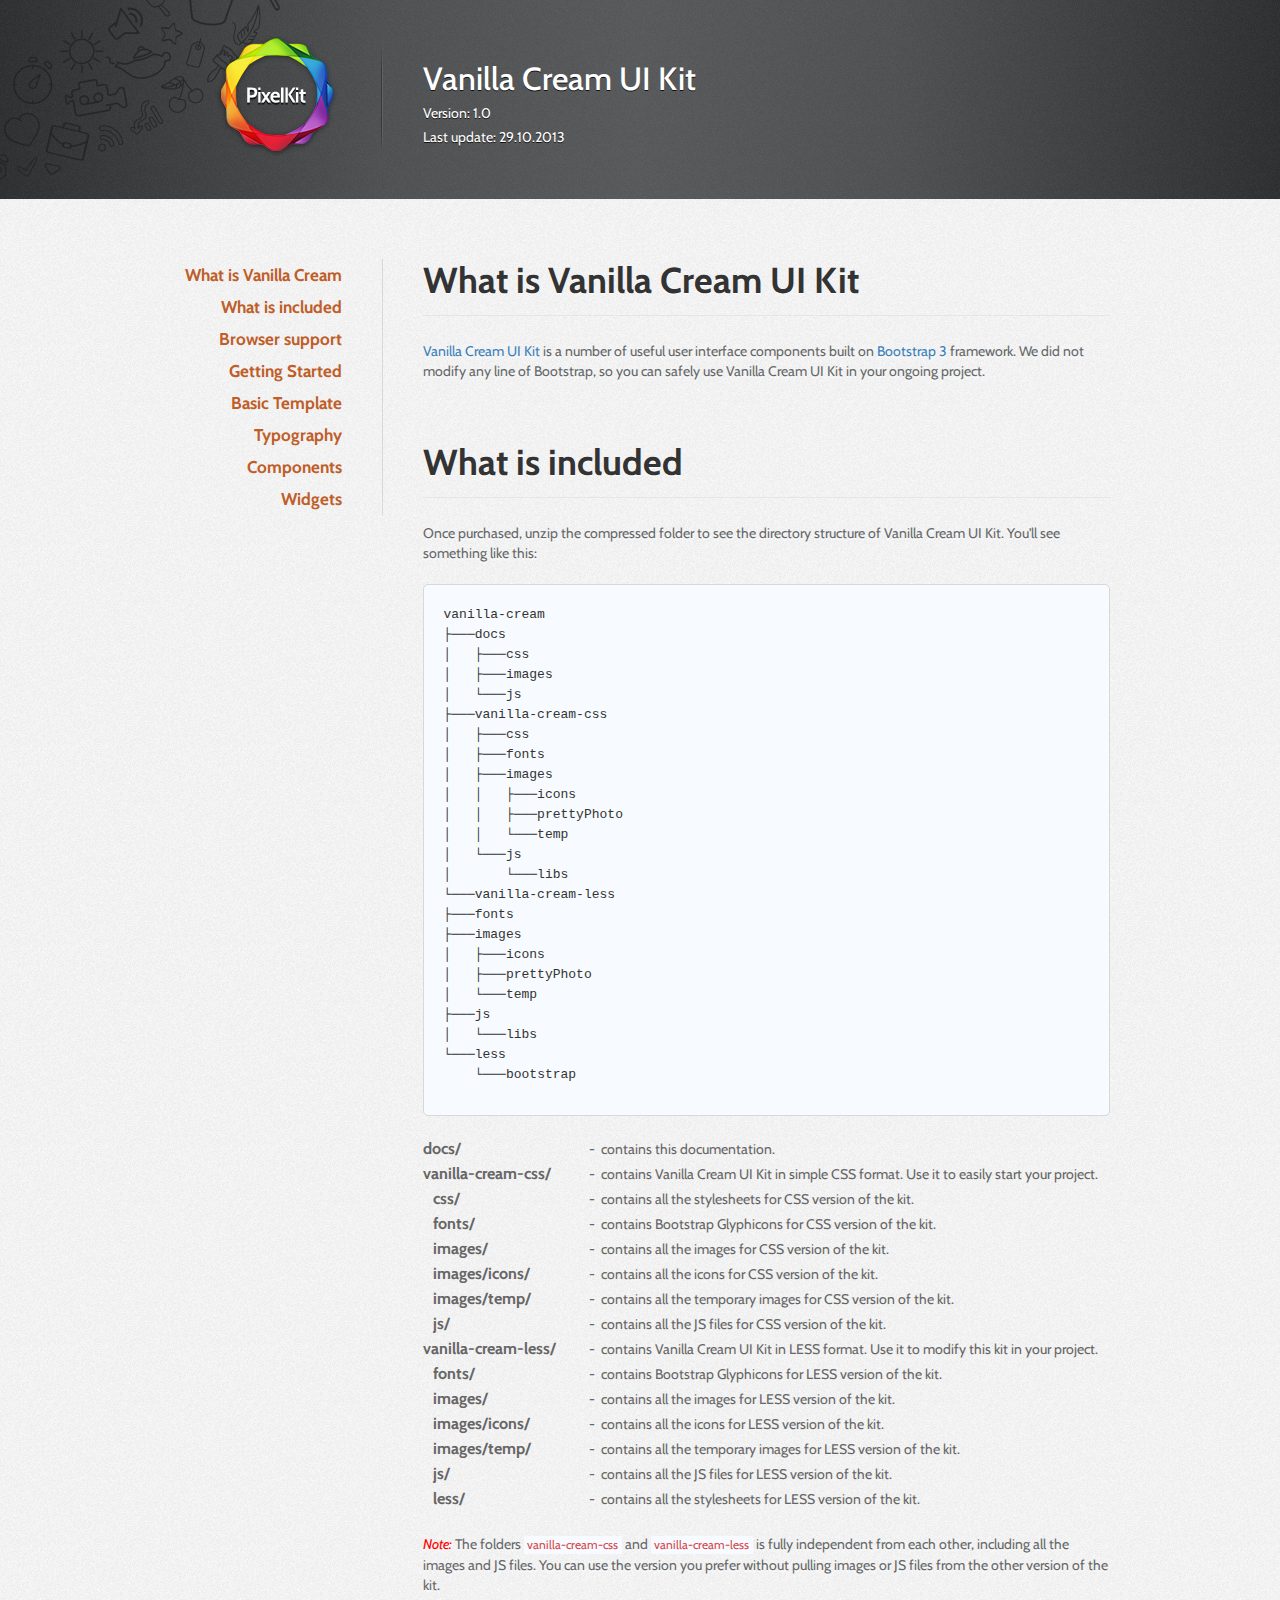
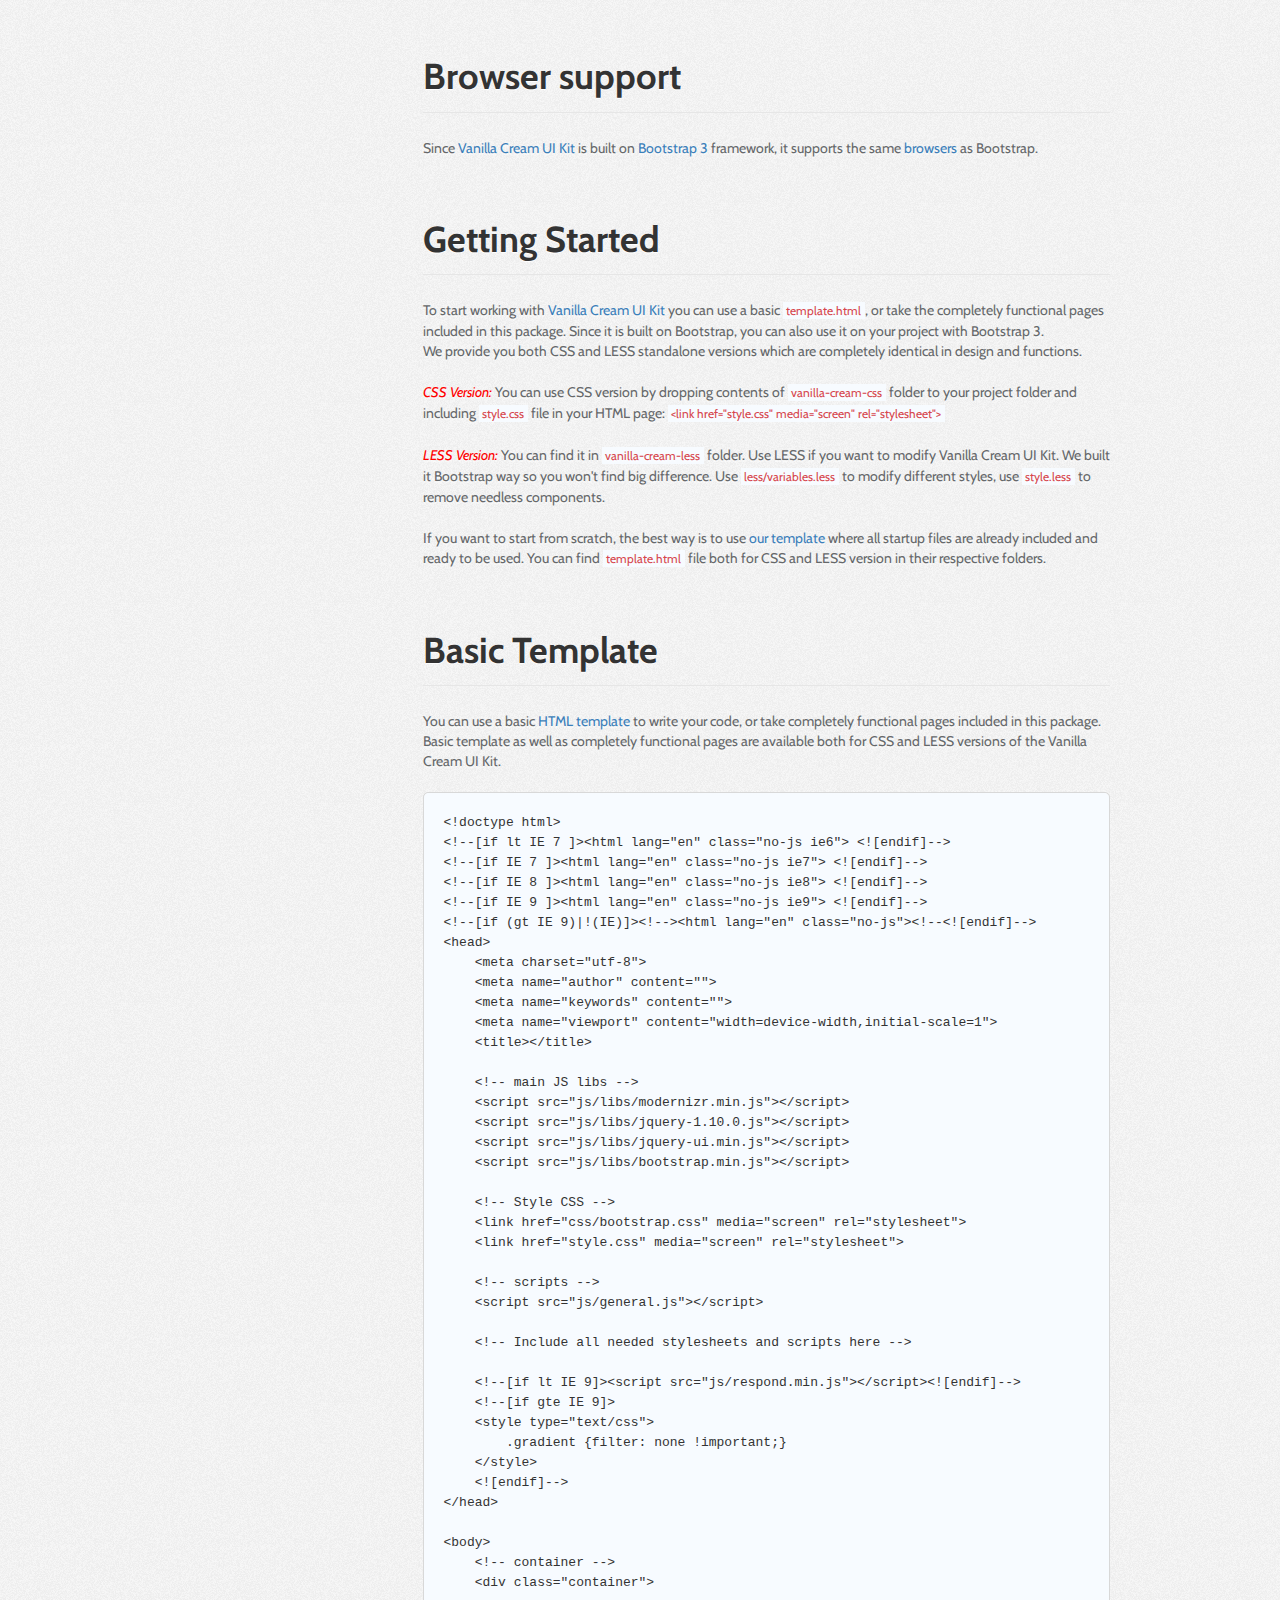
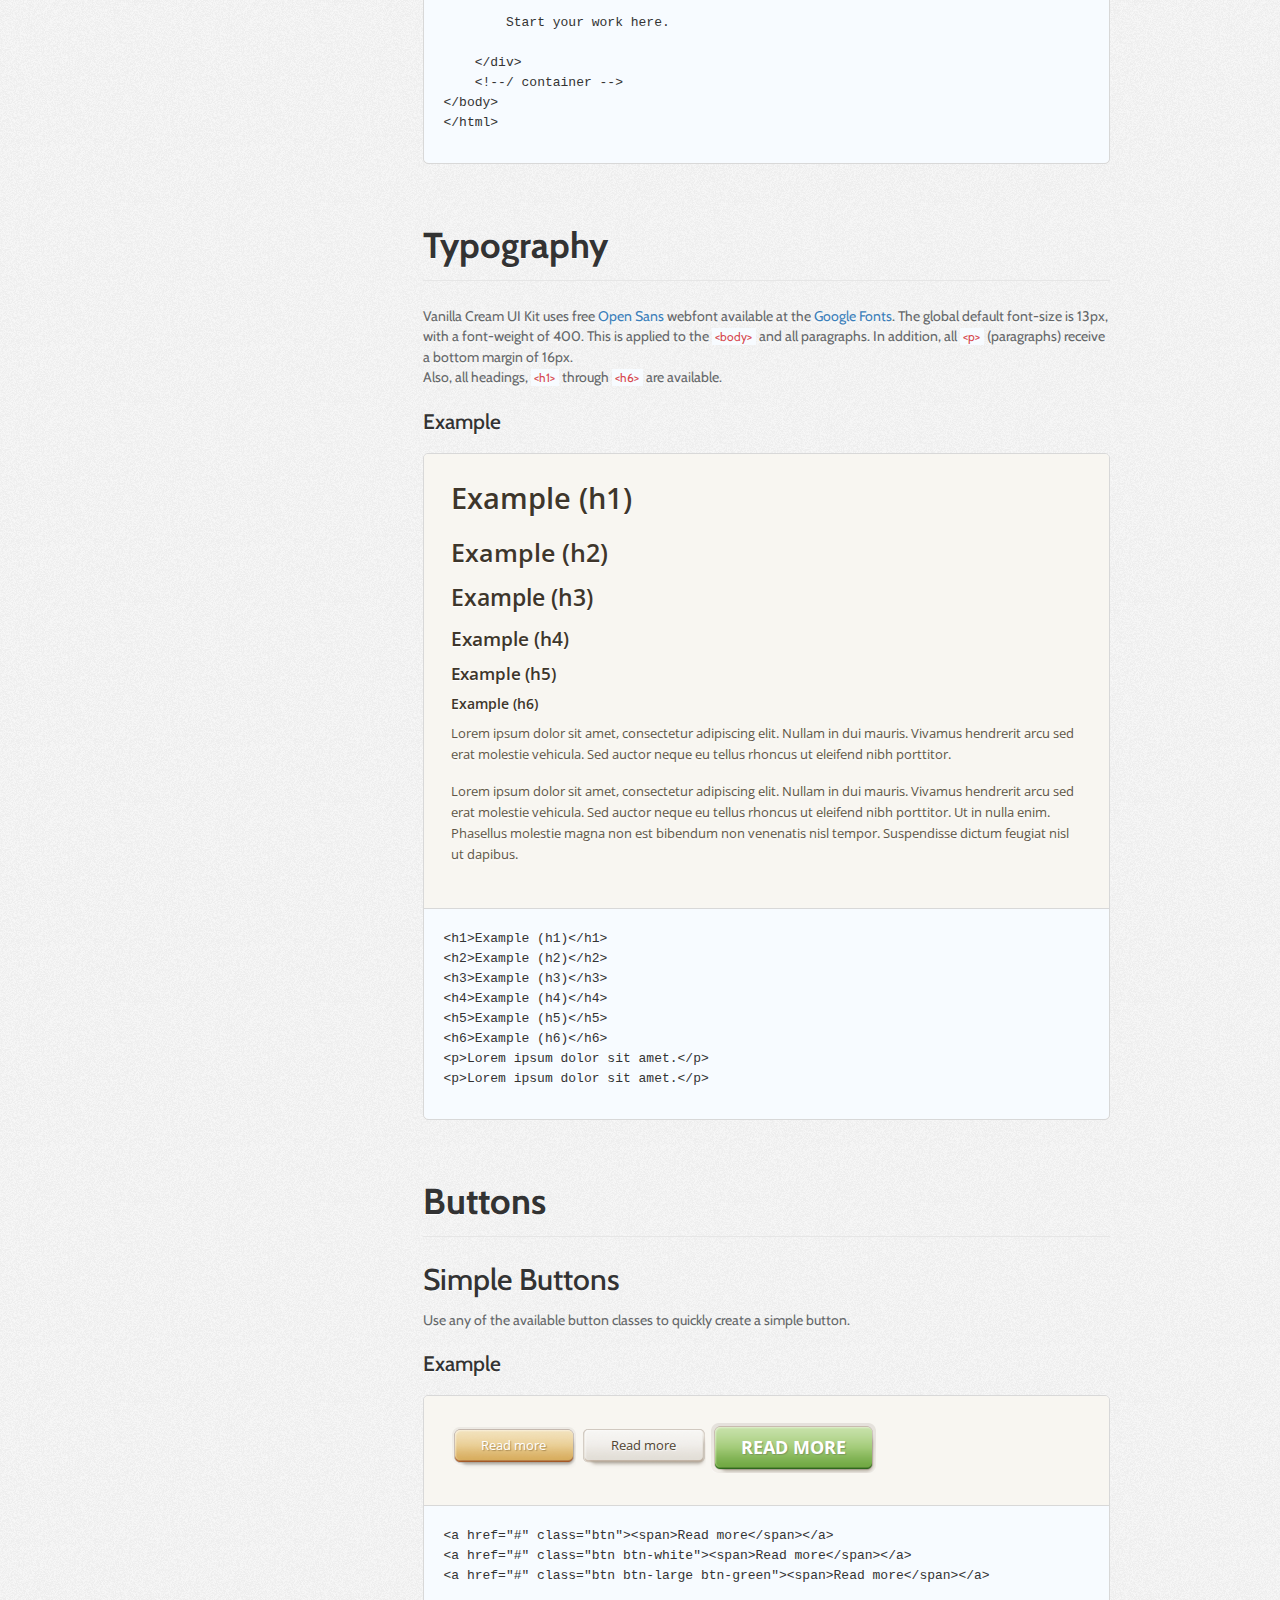
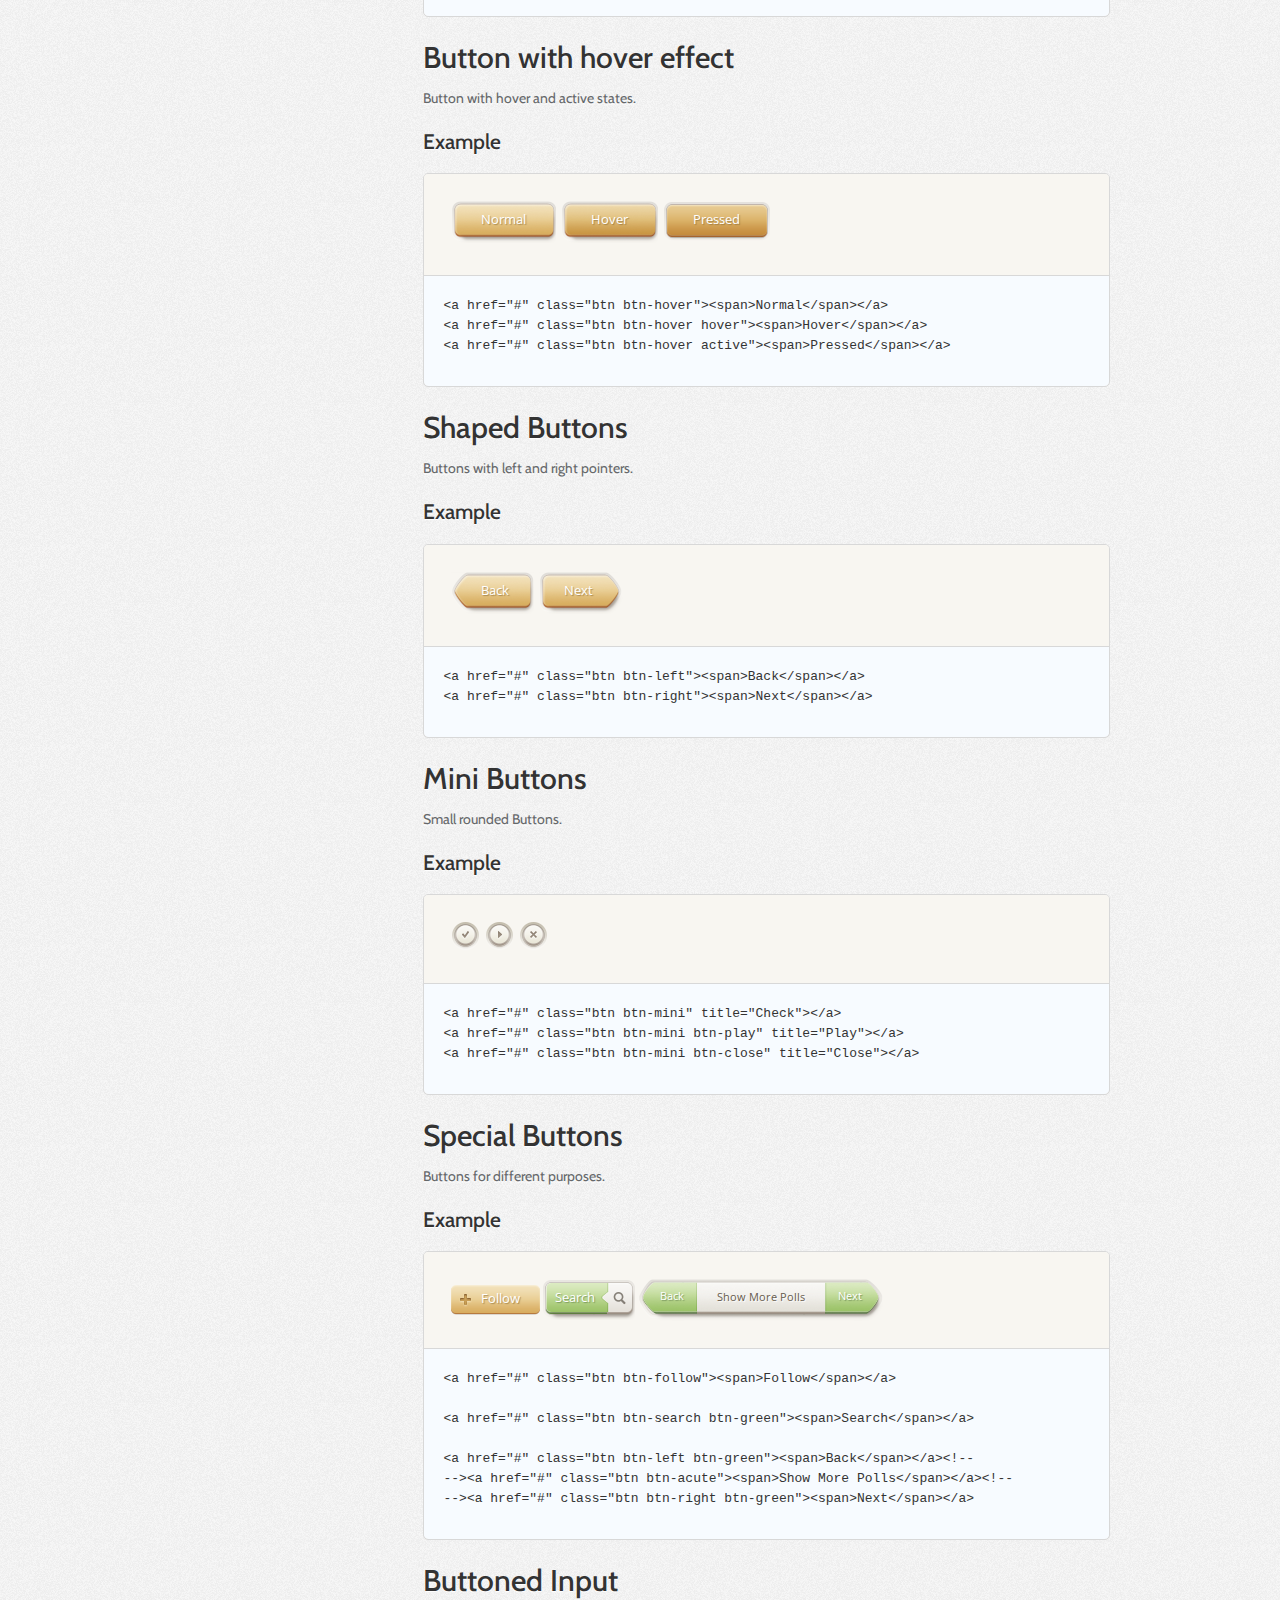
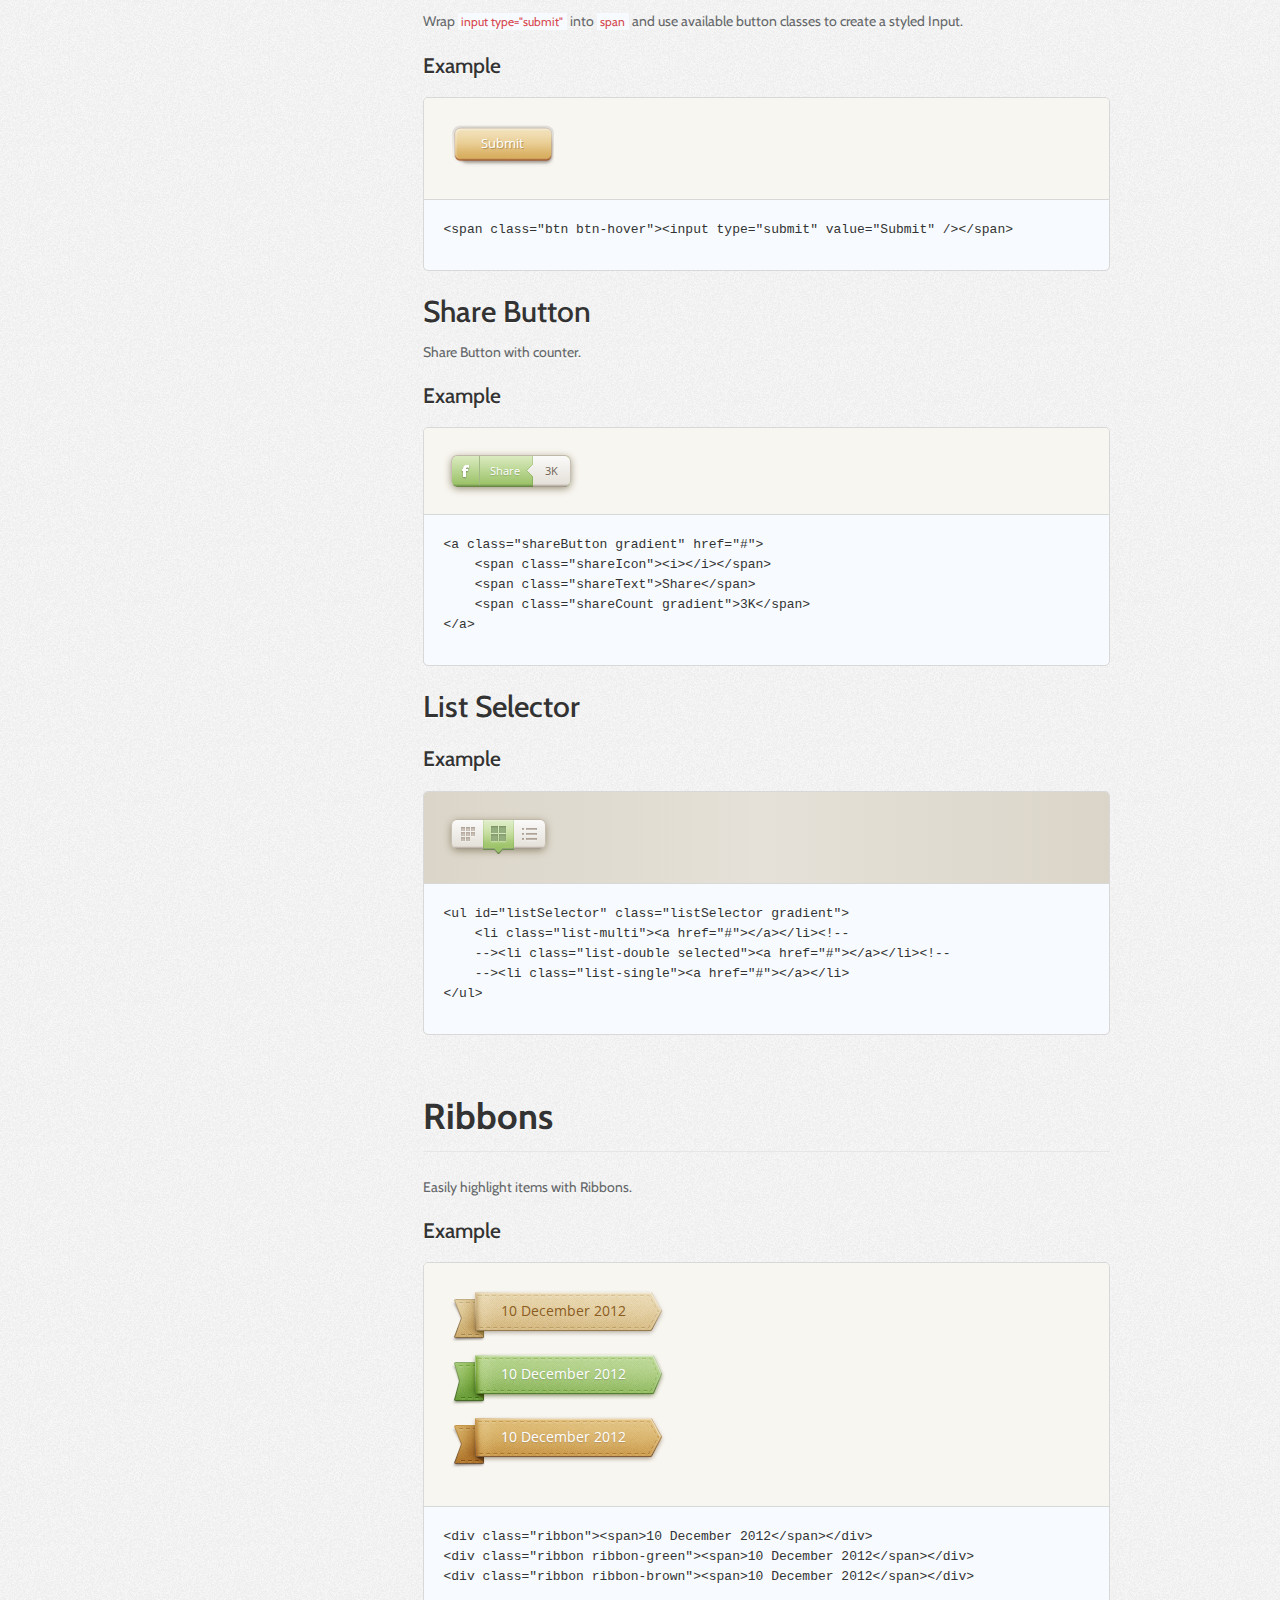
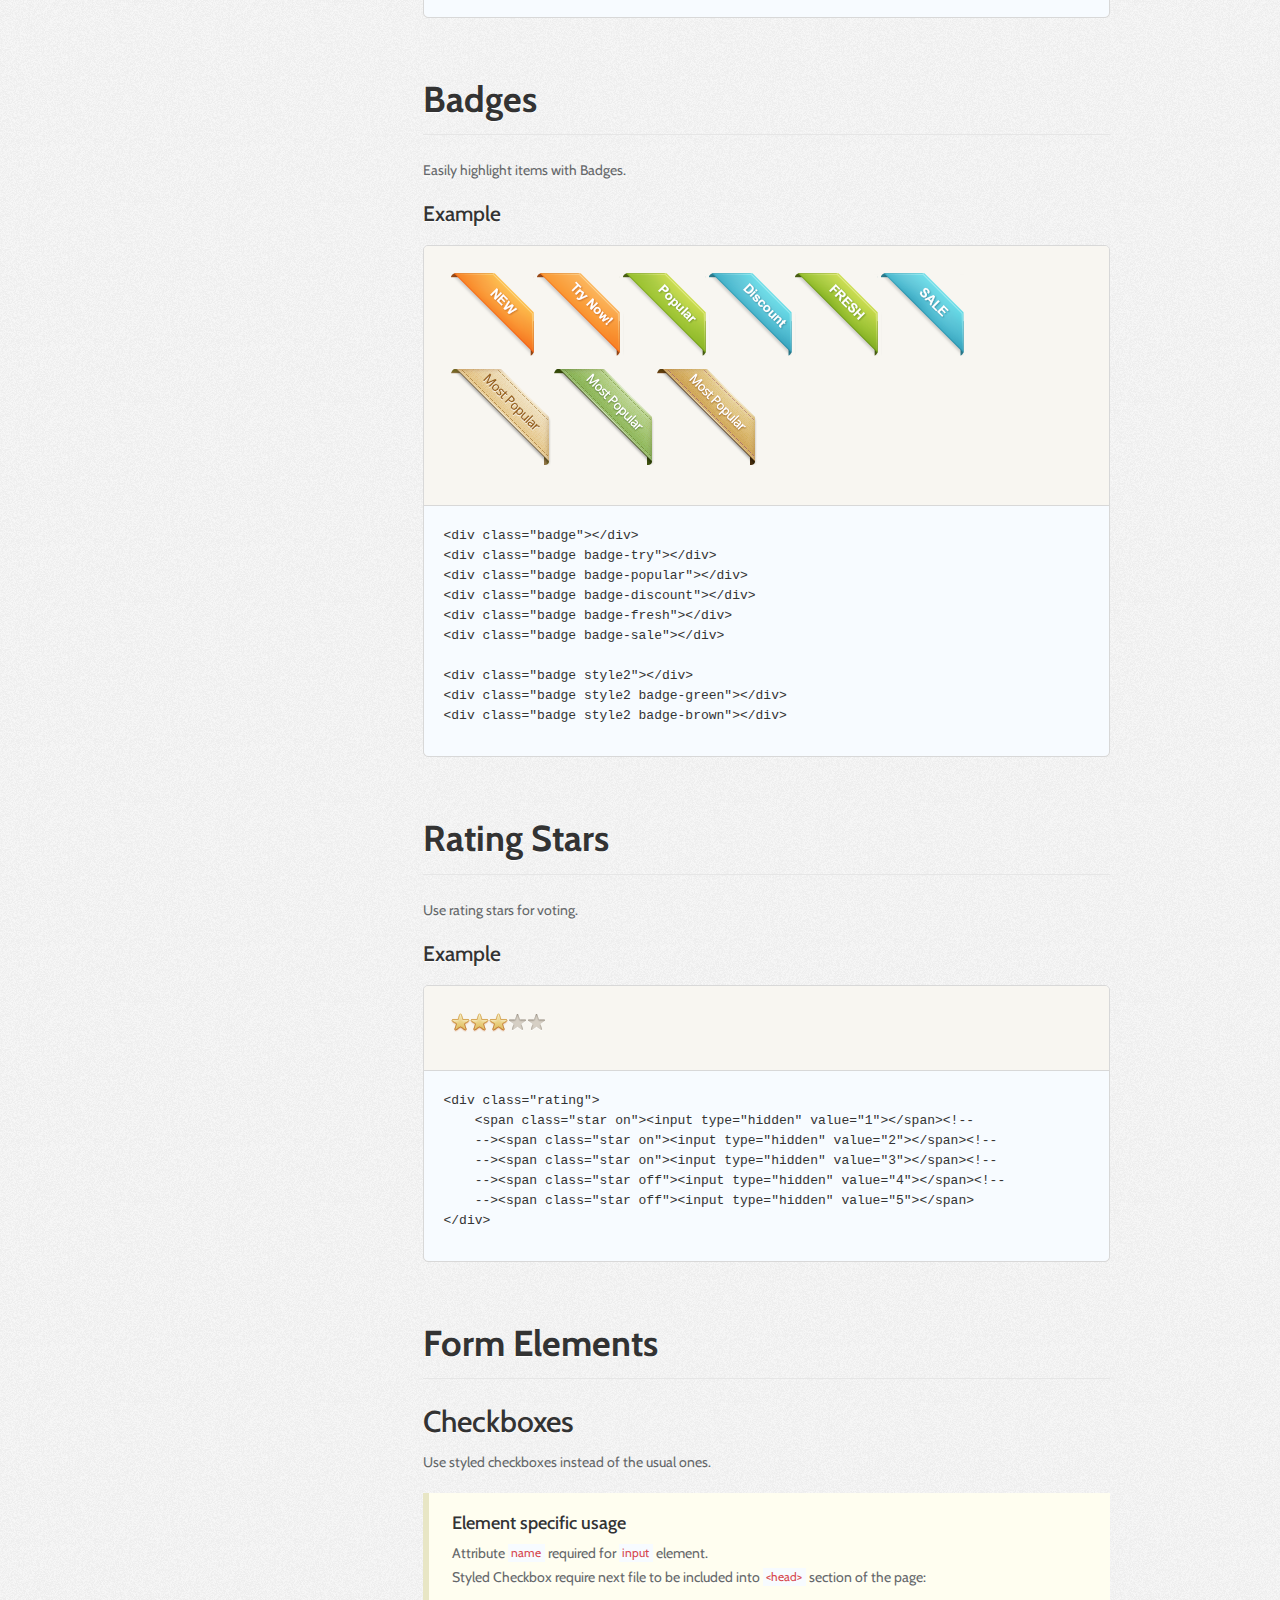
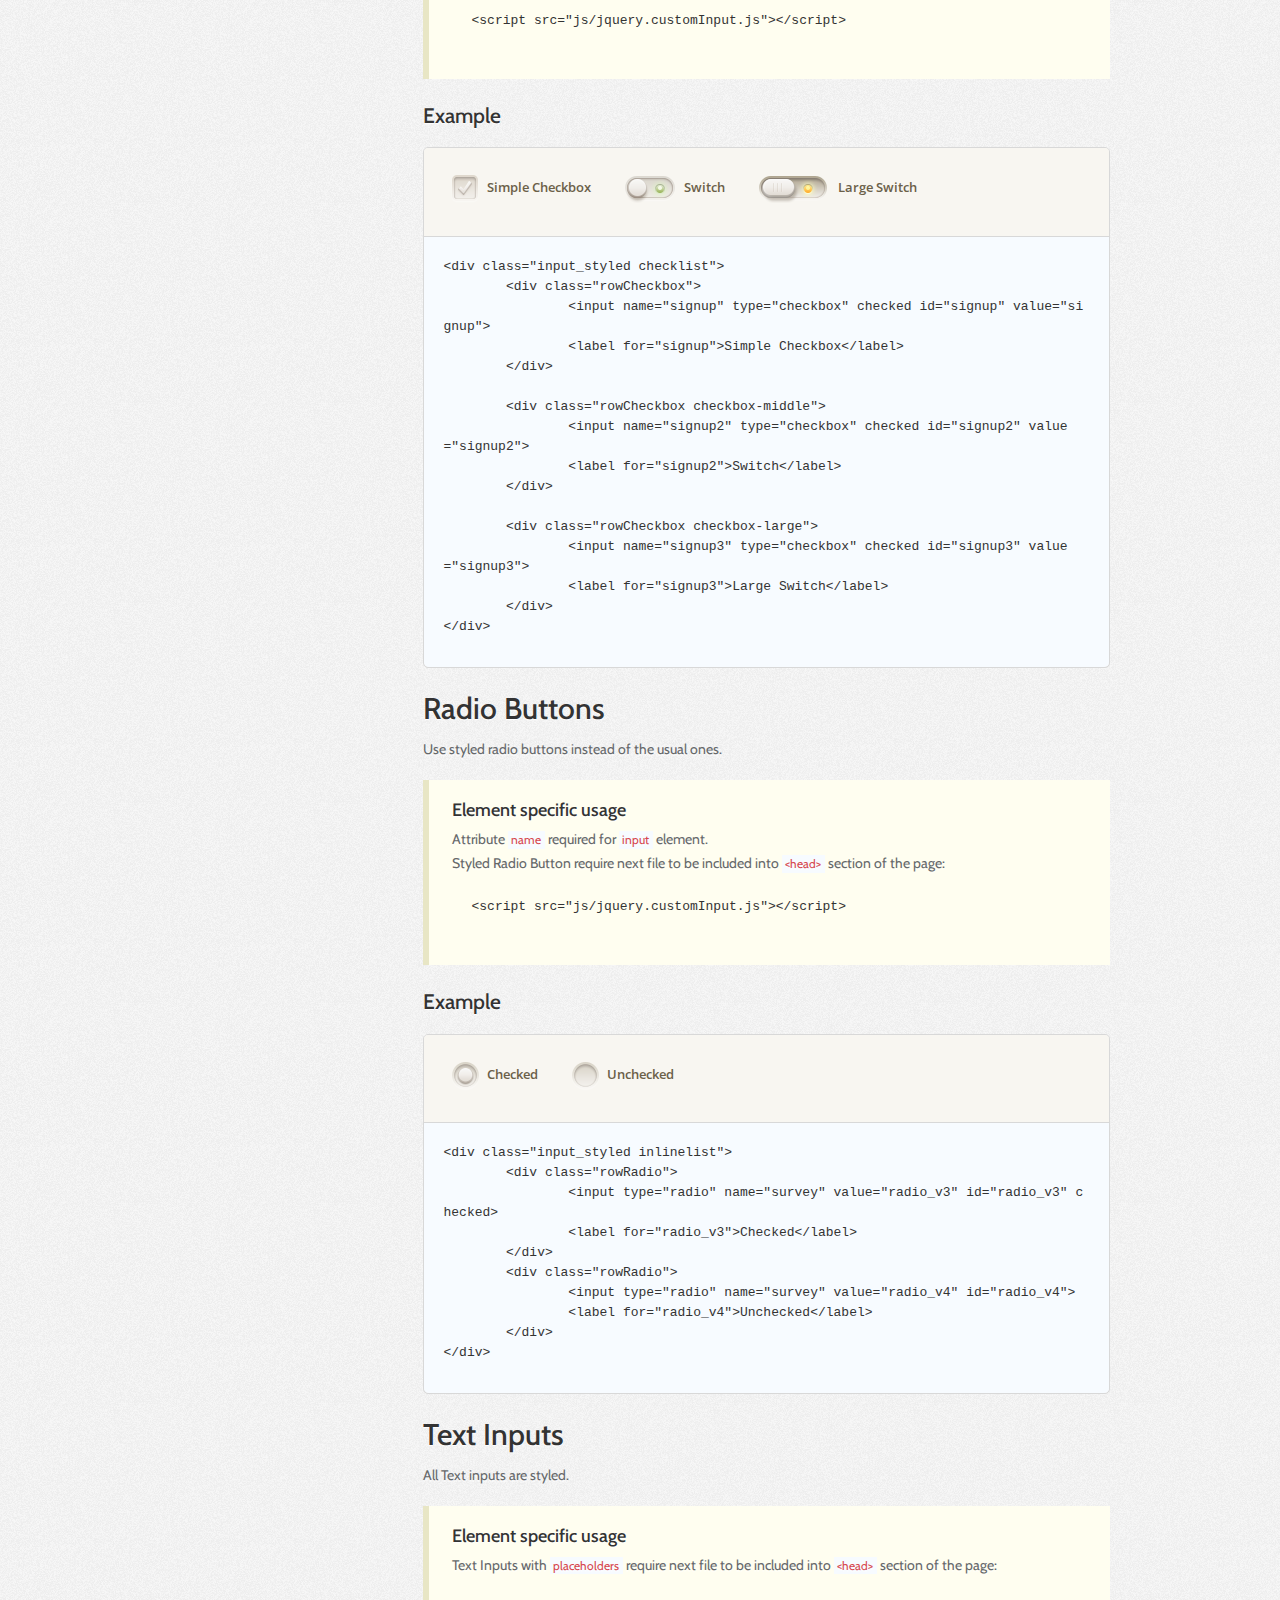
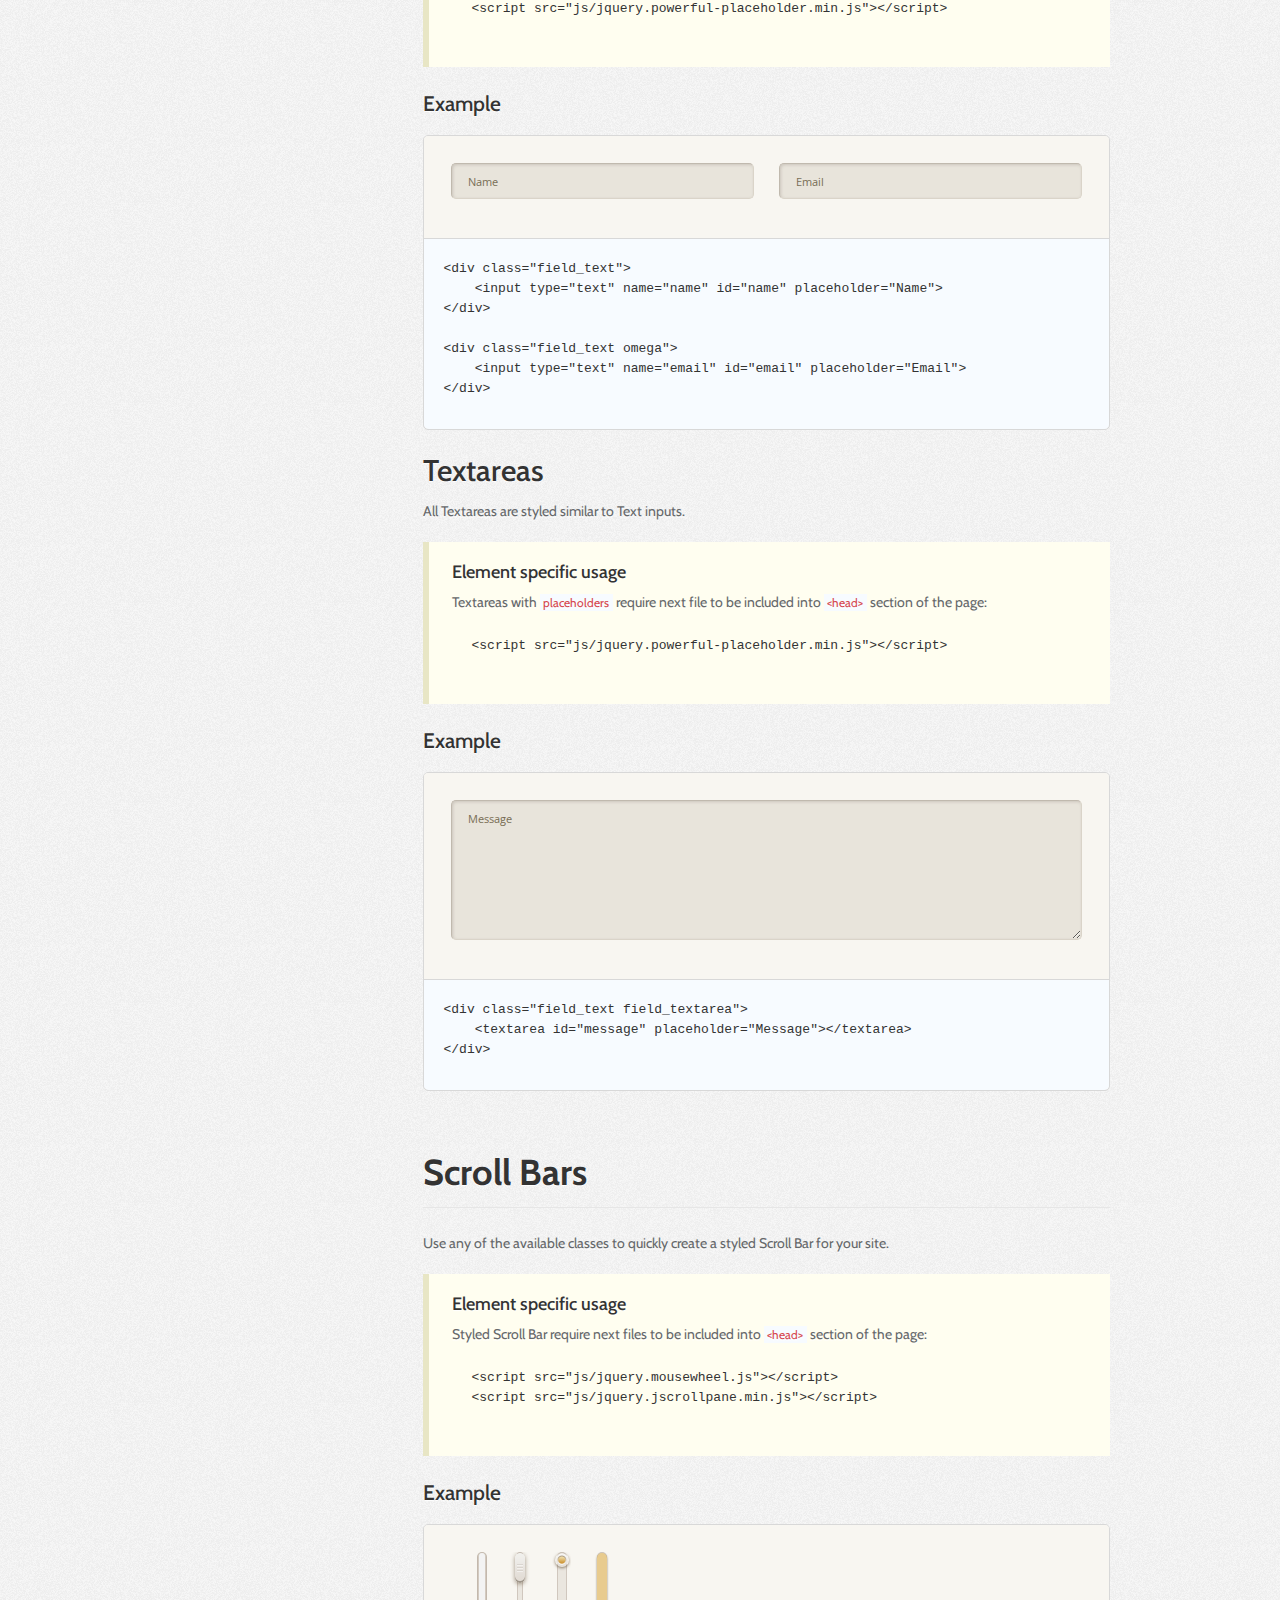
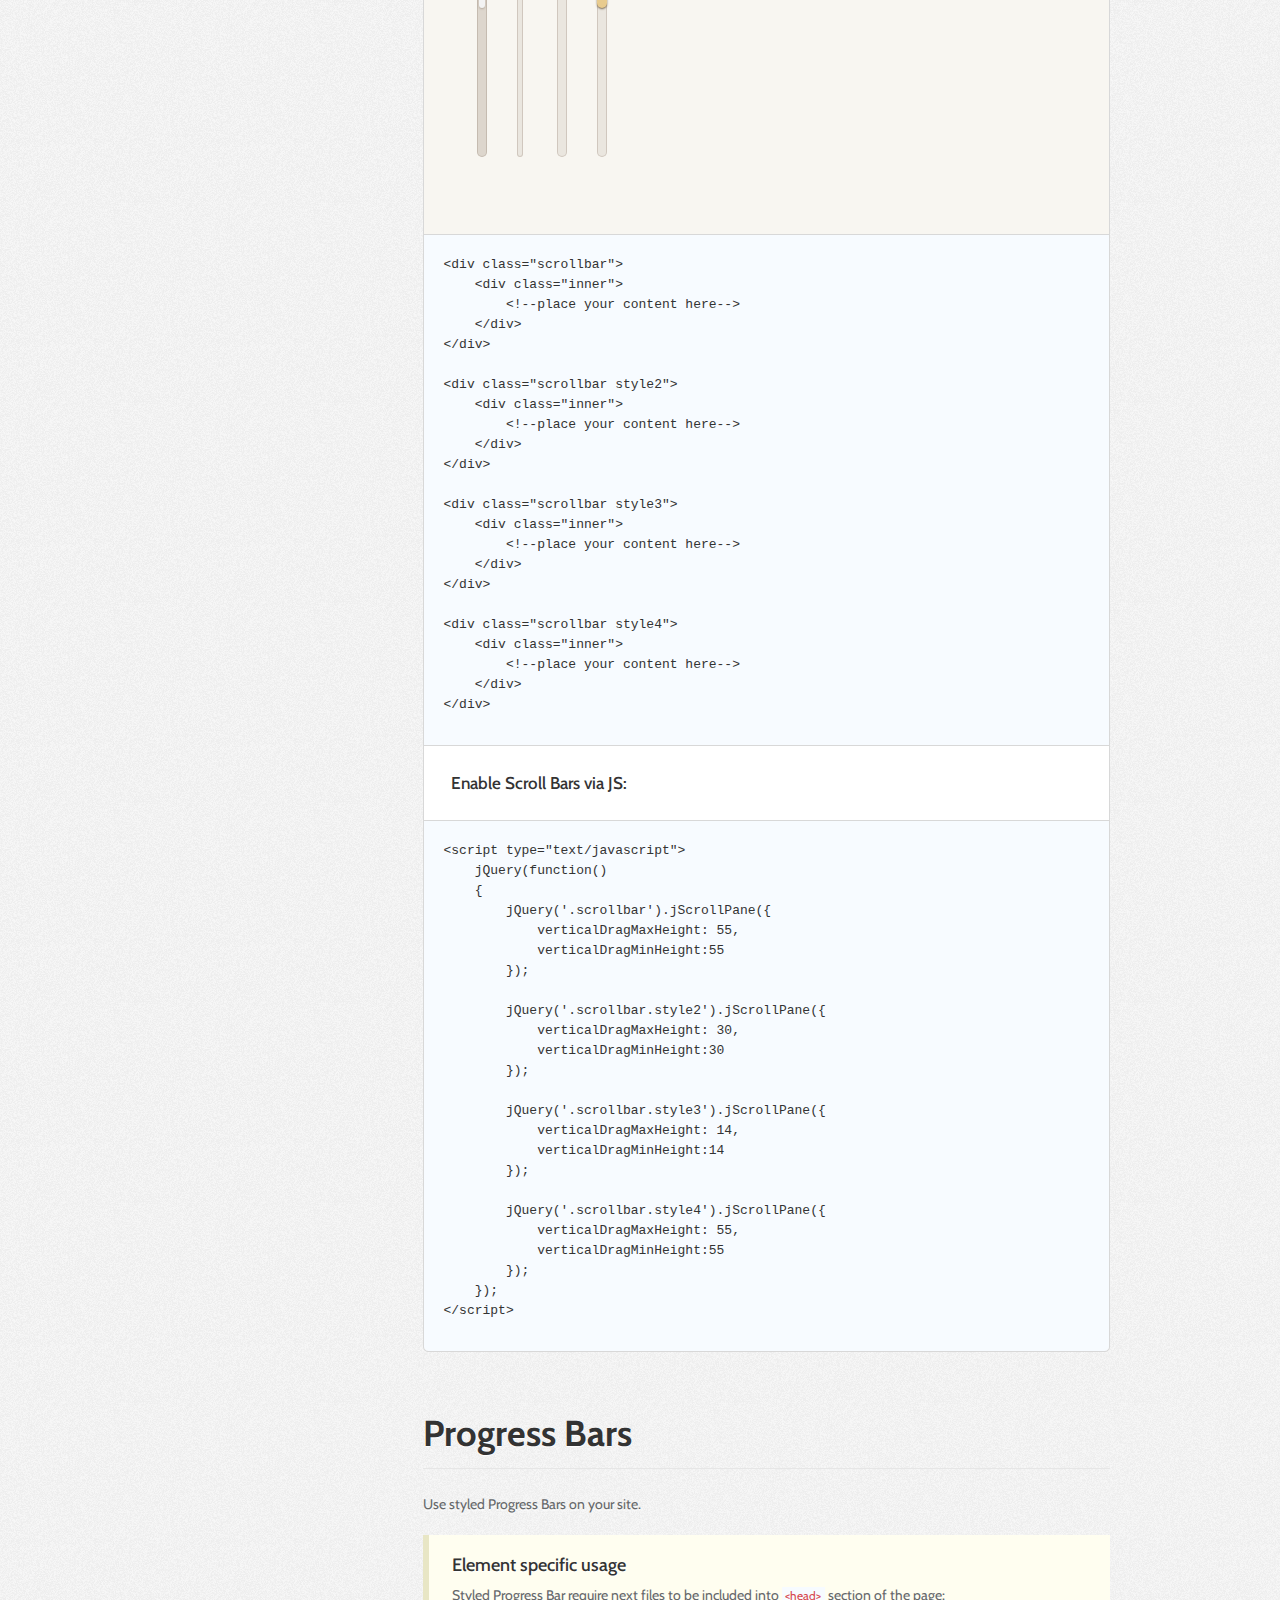
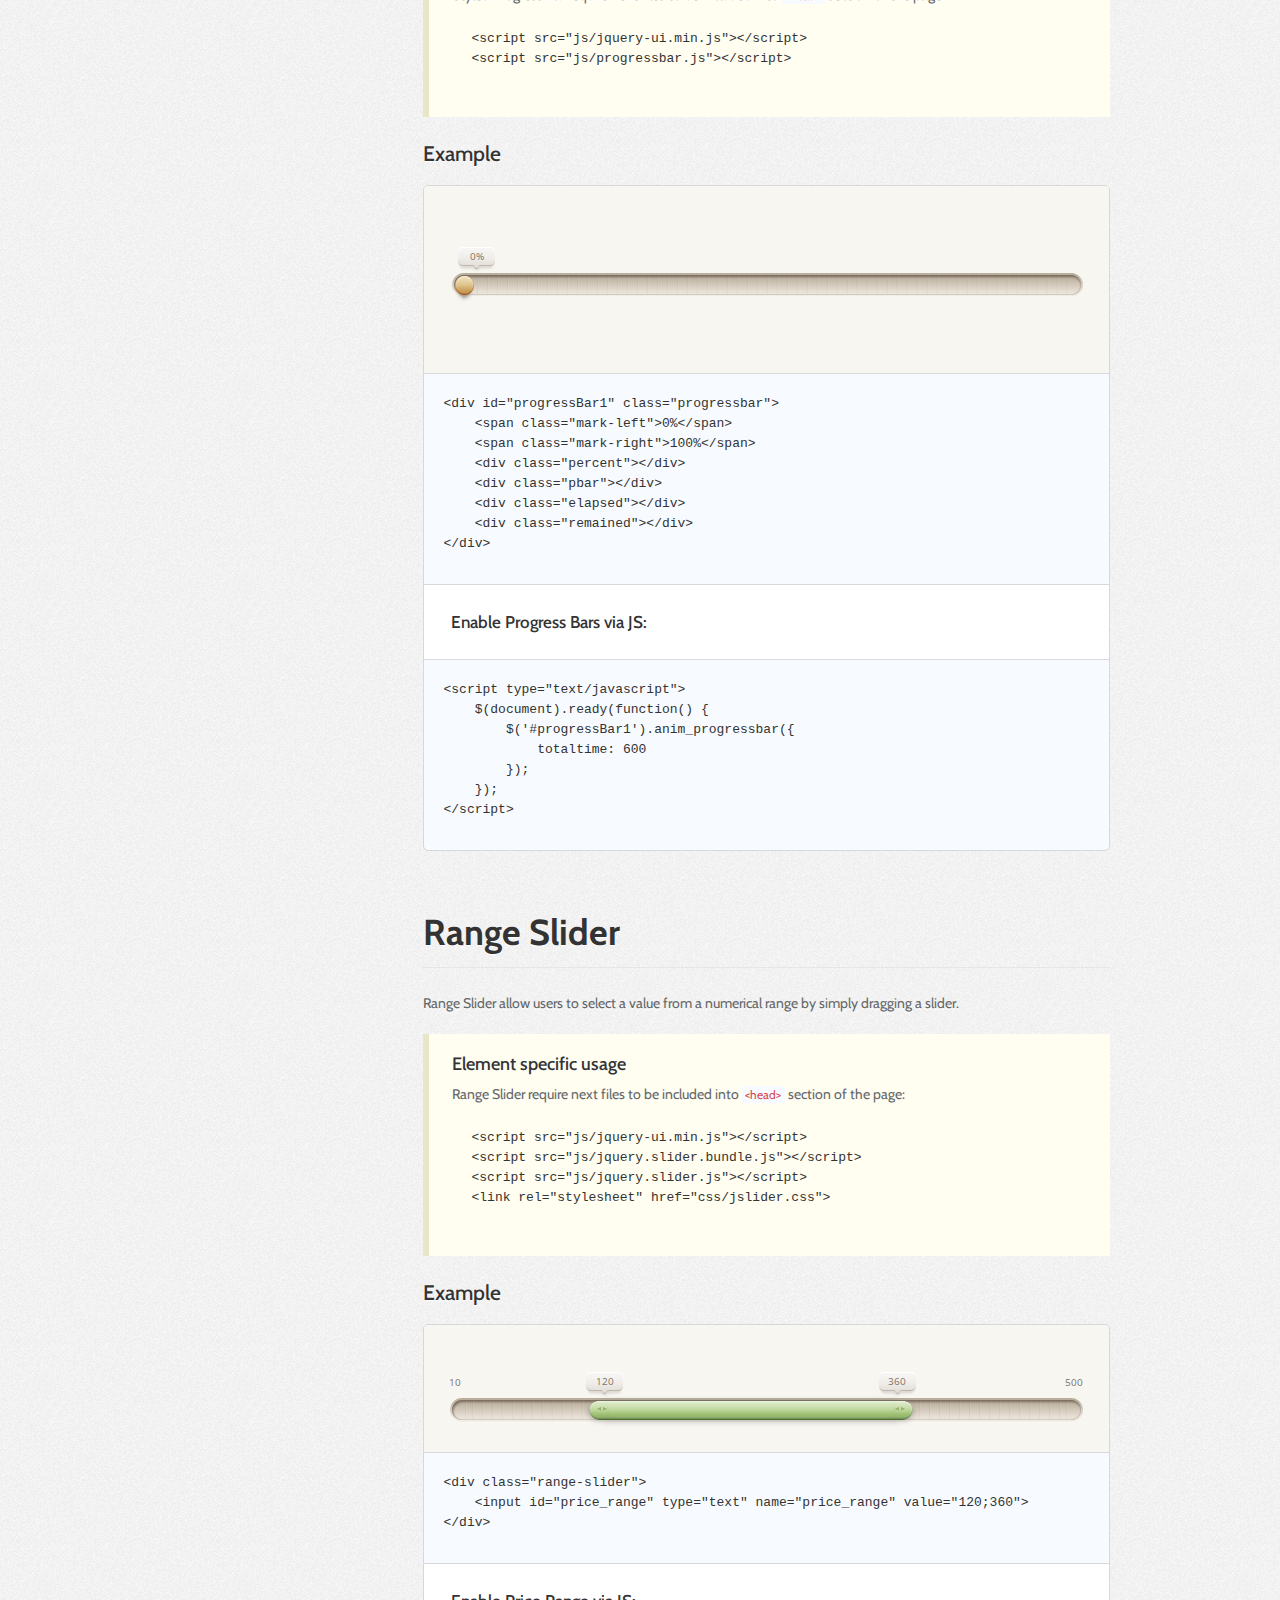
<file: resource/static/docs/index.html>
<!doctype html>
<!--[if lt IE 7 ]><html lang="en" class="no-js ie6"> <![endif]-->
<!--[if IE 7 ]><html lang="en" class="no-js ie7"> <![endif]-->
<!--[if IE 8 ]><html lang="en" class="no-js ie8"> <![endif]-->
<!--[if IE 9 ]><html lang="en" class="no-js ie9"> <![endif]-->
<!--[if (gt IE 9)|!(IE)]><!--><html lang="en" class="no-js"> <!--<![endif]-->
<head>
<meta charset="utf-8">
<meta name="author" content="ThemeFuse">
<meta name="keywords" content="">
<meta name="viewport" content="width=device-width,initial-scale=1">
<title>Vanilla Cream | Documentation</title>

<!-- main JS libs -->
<script src="../vanilla-cream-css/js/libs/modernizr.min.js"></script>
<script src="../vanilla-cream-css/js/libs/jquery-1.10.0.js"></script>
<script src="../vanilla-cream-css/js/libs/jquery-ui.min.js"></script>
<script src="../vanilla-cream-css/js/libs/bootstrap.min.js"></script>

<!-- Style CSS -->
<link href="../vanilla-cream-css/css/bootstrap.css" media="screen" rel="stylesheet">
<link href="../vanilla-cream-css/style.css" media="screen" rel="stylesheet">
<link href="css/docs.css" media="screen" rel="stylesheet">

<!-- scripts -->
<script src="../vanilla-cream-css/js/general.js"></script>
<script src="js/general.js"></script>

<!-- datepicker -->
<link href="../vanilla-cream-css/css/jquery-ui-1.8.20.custom.css" rel="stylesheet">

<!-- custom input -->
<script src="../vanilla-cream-css/js/jquery.customInput.js"></script>
<script type="text/javascript" src="../vanilla-cream-css/js/custom.js"></script>

<!-- Placeholders -->
<script type="text/javascript" src="../vanilla-cream-css/js/jquery.powerful-placeholder.min.js"></script>

<!-- Multiselect -->
<link rel="stylesheet" href="../vanilla-cream-css/css/chosen.css">
<script src="../vanilla-cream-css/js/jquery.chosen.min.js" type="text/javascript"></script>
<script type="text/javascript">
    jQuery(document).ready(function() {
        jQuery('#contact_name').chosen({ width: "100%" });
    });
</script>
    
<!-- Scroll Bars -->
<script src="../vanilla-cream-css/js/jquery.mousewheel.js"></script>
<script src="../vanilla-cream-css/js/jquery.jscrollpane.min.js"></script>
<script type="text/javascript">
    jQuery(function()
    {
        jQuery('.scrollbar').jScrollPane({
            verticalDragMaxHeight: 55,
            verticalDragMinHeight:55
        });

        jQuery('.scrollbar.style2').jScrollPane({
            verticalDragMaxHeight: 30,
            verticalDragMinHeight:30
        });

        jQuery('.scrollbar.style3').jScrollPane({
            verticalDragMaxHeight: 14,
            verticalDragMinHeight:14
        });

        jQuery('.scrollbar.style4').jScrollPane({
            verticalDragMaxHeight: 55,
            verticalDragMinHeight:55
        });
    });
</script>

<!-- Progress Bars -->
<script src="../vanilla-cream-css/js/progressbar.js"></script>

<!-- range sliders -->
<script src="../vanilla-cream-css/js/jquery.slider.bundle.js"></script>
<script src="../vanilla-cream-css/js/jquery.slider.js"></script>
<link rel="stylesheet" href="../vanilla-cream-css/css/jslider.css">

<!-- Volume, Balance -->
<script type="text/javascript" src="../vanilla-cream-css/js/knobRot-0.2.2.js"></script>

<!-- Video Player -->
<link href="../vanilla-cream-css/css/video-js.css" rel="stylesheet">
<script src="../vanilla-cream-css/js/video.js"></script>

<!-- Audio Player -->
<link href="../vanilla-cream-css/css/jplayer.css" rel="stylesheet">
<script src="../vanilla-cream-css/js/jquery.jplayer.min.js"></script>
<script src="../vanilla-cream-css/js/jplayer.playlist.min.js"></script>
<script type="text/javascript">
    //<![CDATA[
    $(document).ready(function(){

        new jPlayerPlaylist({
            jPlayer: "#jquery_jplayer_1",
            cssSelectorAncestor: "#jp_container_1"
        }, [
            {
                title:"<ul><li class='item-artist'>3 Doors Down&#160;&#8211;&#160;</li><li class='item-song'>Superman</li></ul>",
                mp3:"http://www.jplayer.org/audio/mp3/TSP-05-Your_face.mp3",
                oga:"http://www.jplayer.org/audio/ogg/TSP-05-Your_face.ogg"
            },
            {
                title:"<ul><li class='item-artist'>Daft Punk&#160;&#8211;&#160;</li><li class='item-song'>Get Lucky</li></ul>",
                mp3:"http://www.jplayer.org/audio/mp3/TSP-07-Cybersonnet.mp3",
                oga:"http://www.jplayer.org/audio/ogg/TSP-07-Cybersonnet.ogg"
            },
            {
                title:"<ul><li class='item-artist'>Justin Timberlake&#160;&#8211;&#160;</li><li class='item-song'>Mirrors</li></ul>",
                mp3:"http://www.jplayer.org/audio/mp3/Miaow-07-Bubble.mp3",
                oga:"http://www.jplayer.org/audio/ogg/Miaow-07-Bubble.ogg"
            }
        ], {
            swfPath: "js",
            supplied: "oga, mp3",
            wmode: "window",
            smoothPlayBar: false,
            keyEnabled: false
        });
    });
    //]]>
</script>

<!-- Calendar -->
<script src="../vanilla-cream-css/js/jquery-ui.multidatespicker.js"></script>

<!-- Visual Text Editor -->
<script src="../vanilla-cream-css/js/nicEdit.js"></script>

<!-- Graph Builder -->
<!--[if lte IE 8]><script language="javascript" type="text/javascript" src="../vanilla-cream-css/js/excanvas.min.js"></script><![endif]-->
<script type="text/javascript" src="../vanilla-cream-css/js/jquery.flot.js"></script>
<script type="text/javascript" src="../vanilla-cream-css/js/jquery.flot.resize.js"></script>
<script type="text/javascript">
    $(function() {
        var graphwidth = $('.widget_graph .inner').width();
        $('.widget_graph .graph').css('height', parseInt(graphwidth/1.7));
        $(window).resize(function() {
            graphwidth = $('.widget_graph .inner').width();
            $('.widget_graph .graph').css('height', parseInt(graphwidth/1.7));
        });

        var d1 = [[0, 9], [1, 23], [1.8, 7], [2.2, 24], [2.8, 18], [4, 36]];
        var graphholder = $("#graph");
        var plot = $.plot(graphholder, [d1], {
            colors: ["#669146", "#afd8f8", "#cb4b4b", "#4da74d", "#9440ed"],
            xaxis: {
                min: null,
                max: null
            },
            yaxis: {
                autoscaleMargin: 0.02
            },
            series: {
                lines: {
                    show: true,
                    lineWidth: 2,
                    fill: true,
                    fillColor: "rgba(188,176,150,0.3)"
                },
                points: {
                    show: true,
                    radius: 4,
                    lineWidth: 2,
                    fillColor: "#f6f3ee"
                }
            },
            grid: {
                hoverable: true,
                clickable: true,
                margin: 12,
                color: "#a09d96",
                borderColor: "#b7ab92"
            }
        });

        function showTooltip(x, y, contents) {
            $("<div id='graph-tooltip'>" + contents + "</div>").css({top: y - 36, left: x - 19}).appendTo("body").fadeIn(200);
        };

        var previousPoint = null;
        $("#graph").on("plothover", function (event, pos, item) {

            if (item) {
                if (previousPoint != item.dataIndex) {

                    previousPoint = item.dataIndex;

                    $("#graph-tooltip").remove();
                    var x = item.datapoint[0].toFixed(2),
                            y = item.datapoint[1].toFixed(2);

                    showTooltip(item.pageX, item.pageY, '$' + y*100);
                }
            } else {
                $("#graph-tooltip").remove();
                previousPoint = null;
            }
        });
    });
</script>

<!-- SyntaxHighlighter -->
<script src="https://google-code-prettify.googlecode.com/svn/loader/run_prettify.js"></script>
<link href="css/prettify.css" rel="stylesheet">

<!--[if lt IE 9]><script src="../vanilla-cream-css/js/respond.min.js"></script><![endif]-->
<!--[if gte IE 9]>
<style type="text/css">
    .gradient {filter: none !important;}
</style>
<![endif]-->
</head>

<body>
<div class="body_wrap">

    <header class="header-demo">
        <div class="inner gradient">
            <!-- container -->
            <div class="container">
                <!-- row -->
                <div class="row">
                    <div class="col-sm-3">
                        <div class="logo"><img src="images/logo.png" alt="" /></div>
                    </div>

                    <div class="col-sm-9">
                        <h1>Vanilla Cream UI Kit</h1>
                        <span>Version: 1.0</span>
                        <span>Last update: 29.10.2013</span>
                    </div>
                </div>
                <!--/ row-->
            </div>
            <!--/ container -->
        </div>
    </header>

    <!-- container -->
    <div class="container">
        <!-- row -->
        <div class="row">
            <div class="col-sm-3">
                <div class="sidebar-demo hidden-print" role="complementary" data-spy="affix" data-offset-top="200">
                    <ul class="nav">
						<li><a href="#about">What is Vanilla Cream</a></li>
						<li><a href="#what-included">What is included</a></li>
						<li><a href="#browser">Browser support</a></li>
						<li><a href="#getting-started">Getting Started</a></li>
						<li><a href="#template">Basic Template</a></li>
						<li><a href="#typography">Typography</a></li>
                        <li>
                            <a href="#buttons">Components</a>
                            <ul class="nav">
                                <li>
                                    <a href="#buttons">Buttons</a>
                                    <ul class="nav">
                                        <li><a href="#buttons-simple">Simple Buttons</a></li>
                                        <li><a href="#buttons-hovered">Hovered Button</a></li>
                                        <li><a href="#buttons-shaped">Shaped Buttons</a></li>
                                        <li><a href="#buttons-mini">Mini Buttons</a></li>
                                        <li><a href="#buttons-special">Special Buttons</a></li>
                                        <li><a href="#buttons-input">Buttoned Input</a></li>
                                        <li><a href="#buttons-share">Share Button</a></li>
                                        <li><a href="#buttons-list">List Selector</a></li>
                                    </ul>
                                </li>
                                <li><a href="#ribbons">Ribbons</a></li>
                                <li><a href="#badges">Badges</a></li>
                                <li><a href="#rating-stars">Rating Stars</a></li>
                                <li>
                                    <a href="#form">Form Elements</a>
                                    <ul class="nav">
                                        <li><a href="#form-checkboxes">Checkboxes</a></li>
                                        <li><a href="#form-radios">Radio Buttons</a></li>
                                        <li><a href="#form-inputs">Text Inputs</a></li>
                                        <li><a href="#form-textarea">Textareas</a></li>
                                    </ul>
                                </li>
                                <li><a href="#scroll-bars">Scroll Bars</a></li>
                                <li><a href="#progress-bars">Progress bars</a></li>
                                <li><a href="#range-slider">Range Slider</a></li>
                                <li>
                                    <a href="#knobs">Knobs</a>
                                    <ul class="nav">
                                        <li><a href="#knobs-volume">Volume</a></li>
                                        <li><a href="#knobs-balance">Balance</a></li>
                                      </ul>
                                </li>
                                <li>
                                    <a href="#navigation">Navigation</a>
                                    <ul class="nav">
                                        <li><a href="#website-menu">Website Menu</a></li>
                                        <li><a href="#dropdown-menu">Dropdown Menu</a></li>
                                    </ul>
                                </li>
                                <li><a href="#tabs">Tabs</a></li>
                            </ul>
                        </li>

                        <li>
                            <a href="#forms">Widgets</a>
                            <ul class="nav">
                                <li>
                                    <a href="#forms">Forms</a>
                                    <ul class="nav">
                                        <li><a href="#forms-contact">Contact Form</a></li>
                                        <li><a href="#forms-login">Login Form</a></li>
                                        <li><a href="#forms-search">Search Form</a></li>
                                    </ul>
                                </li>
                                <li>
                                    <a href="#pricing">Pricing</a>
                                    <ul class="nav">
                                        <li><a href="#pricing-def">Default style</a></li>
                                        <li><a href="#pricing-alt">Alternative style</a></li>
                                    </ul>
                                </li>
                                <li><a href="#content-box">Content Box</a></li>
                                <li><a href="#message-field">Message Field</a></li>
                                <li><a href="#video-player">Video Player</a></li>
                                <li><a href="#audio-player">Audio Player</a></li>
                                <li>
                                    <a href="#sliders">Sliders</a>
                                    <ul class="nav">
                                        <li><a href="#sliders-image">Image Slider</a></li>
                                    </ul>
                                </li>
                                <li><a href="#widget-calendar">Calendar</a></li>
                                <li><a href="#user-profile">User Profile</a></li>
                                <li><a href="#flot-graph">Graph</a></li>
                            </ul>
                        </li>
                    </ul>
                </div>
            </div>

            <div class="col-sm-9">
                <!-- content -->
                <div class="content-demo" role="main">

                    <!-- What is this -->
                    <div class="section-demo">
                        <h2 id="about">What is Vanilla Cream UI Kit</h2>

                        <div class="description">
                            <p><a href="http://pixelkit.com/previews/light-ui-kit/" target="_blank">Vanilla Cream UI Kit</a> is a number of useful user interface components built on <a href="http://getbootstrap.com" target="_blank">Bootstrap 3</a> framework. We did not modify any line of Bootstrap, so you can safely use Vanilla Cream UI Kit in your ongoing project.</p>
                        </div>

                    </div>
                    <!--/ What is this -->

                    <!-- What's included -->
                    <div class="section-demo">
                        <h2 id="what-included">What is included</h2>

                        <div class="description">
                            <p>Once purchased, unzip the compressed folder to see the directory structure of Vanilla Cream UI Kit. You'll see something like this:</p>
                        </div>
                        <div class="example">
                            <div class="example-code">
                                    <pre class="prettyprint">
vanilla-cream
├───docs
│   ├───css
│   ├───images
│   └───js
├───vanilla-cream-css
│   ├───css
│   ├───fonts
│   ├───images
│   │   ├───icons
│   │   ├───prettyPhoto
│   │   └───temp
│   └───js
│       └───libs
└───vanilla-cream-less
├───fonts
├───images
│   ├───icons
│   ├───prettyPhoto
│   └───temp
├───js
│   └───libs
└───less
    └───bootstrap
                                    </pre>
                            </div>
                        </div>
                        <div class="description">
                            <dl class="clearfix">
                                <dt class="parent">docs/</dt><dd>contains this documentation.</dd>
                                <dt class="parent">vanilla-cream-css/</dt><dd>contains Vanilla Cream UI Kit in simple CSS format. Use it to easily start your project.</dd>
                                <dt>css/</dt><dd>contains all the stylesheets for CSS version of the kit.</dd>
                                <dt>fonts/</dt><dd>contains Bootstrap Glyphicons for CSS version of the kit.</dd>
                                <dt>images/</dt><dd>contains all the images for CSS version of the kit.</dd>
                                <dt>images/icons/</dt><dd>contains all the icons for CSS version of the kit.</dd>
                                <dt>images/temp/</dt><dd>contains all the temporary images for CSS version of the kit.</dd>
                                <dt>js/</dt><dd>contains all the JS files for CSS version of the kit.</dd>

                                <dt class="parent">vanilla-cream-less/</dt><dd>contains Vanilla Cream UI Kit in LESS format. Use it to modify this kit in your project.</dd>
                                <dt>fonts/</dt><dd>contains Bootstrap Glyphicons for LESS version of the kit.</dd>
                                <dt>images/</dt><dd>contains all the images for LESS version of the kit.</dd>
                                <dt>images/icons/</dt><dd>contains all the icons for LESS version of the kit.</dd>
                                <dt>images/temp/</dt><dd>contains all the temporary images for LESS version of the kit.</dd>
                                <dt>js/</dt><dd>contains all the JS files for LESS version of the kit.</dd>
                                <dt>less/</dt><dd>contains all the stylesheets for LESS version of the kit.</dd>
                            </dl>

                            <p><em>Note:</em> The folders <code>vanilla-cream-css</code> and <code>vanilla-cream-less</code> is fully independent from each other, including all the images and JS files. You can use the version you prefer without pulling images or JS files from the other version of the kit.</p>
                        </div>
                    </div>
                    <!--/ What's included -->

                    <!-- Browser support -->
                    <div class="section-demo">
                        <h2 id="browser">Browser support</h2>

                        <div class="description">
                            <p>Since <a href="http://pixelkit.com/previews/light-ui-kit/" target="_blank">Vanilla Cream UI Kit</a> is built on <a href="http://getbootstrap.com" target="_blank">Bootstrap 3</a> framework, it supports the same <a href="http://getbootstrap.com/getting-started/#browsers" target="_blank">browsers</a> as Bootstrap.</p>
                        </div>

                    </div>
                    <!--/ Browser support -->

                    <!-- Getting Started -->
                    <div class="section-demo">
                        <h2 id="getting-started">Getting Started</h2>

                        <div class="description">
                            <p>To start working with <a href="http://pixelkit.com/previews/light-ui-kit/" target="_blank">Vanilla Cream UI Kit</a> you can use a basic <code>template.html</code>, or take the completely functional pages included in this package. Since it is built on Bootstrap, you can also use it on your project with Bootstrap 3.
                                <br />
                                We provide you both CSS and LESS standalone versions which are completely identical in design and functions.
                            </p>
                            <p>
                                <em>CSS Version:</em> You can use CSS version by dropping contents of <code>vanilla-cream-css</code> folder to your project folder and including <code>style.css</code> file in your HTML page: <code>&lt;link href="style.css" media="screen" rel="stylesheet"></code>
                            </p>
                            <p>
                                <em>LESS Version:</em> You can find it in <code>vanilla-cream-less</code> folder. Use LESS if you want to modify Vanilla Cream UI Kit. We built it Bootstrap way so you won't find big difference. Use <code>less/variables.less</code> to modify different styles, use <code>style.less</code> to remove needless components.
                            </p>
                            <p>
                                If you want to start from scratch, the best way is to use <a href="#template">our template</a> where all startup files are already included and ready to be used. You can find <code>template.html</code> file both for CSS and LESS version in their respective folders.
                            </p>
                        </div>

                    </div>
                    <!-- Getting Started -->

                    <!-- Basic Template -->
                    <div class="section-demo">
                        <h2 id="template">Basic Template</h2>

                        <div class="description">
                            <p>You can use a basic <a href="../vanilla-cream-css/template.html" target="_blank">HTML template</a> to write your code, or take completely functional pages included in this package. Basic template as well as completely functional pages are available both for CSS and LESS versions of the Vanilla Cream UI Kit.</p>
                        </div>
                        <div class="example">
                            <div class="example-code">
                                <pre class="prettyprint">
&lt;!doctype html>
&lt;!--[if lt IE 7 ]>&lt;html lang="en" class="no-js ie6"> &lt;![endif]-->
&lt;!--[if IE 7 ]>&lt;html lang="en" class="no-js ie7"> &lt;![endif]-->
&lt;!--[if IE 8 ]>&lt;html lang="en" class="no-js ie8"> &lt;![endif]-->
&lt;!--[if IE 9 ]>&lt;html lang="en" class="no-js ie9"> &lt;![endif]-->
&lt;!--[if (gt IE 9)|!(IE)]>&lt;!-->&lt;html lang="en" class="no-js">&lt;!--&lt;![endif]-->
&lt;head>
    &lt;meta charset="utf-8">
    &lt;meta name="author" content="">
    &lt;meta name="keywords" content="">
    &lt;meta name="viewport" content="width=device-width,initial-scale=1">
    &lt;title>&lt;/title>

    &lt;!-- main JS libs -->
    &lt;script src="js/libs/modernizr.min.js">&lt;/script>
    &lt;script src="js/libs/jquery-1.10.0.js">&lt;/script>
    &lt;script src="js/libs/jquery-ui.min.js">&lt;/script>
    &lt;script src="js/libs/bootstrap.min.js">&lt;/script>

    &lt;!-- Style CSS -->
    &lt;link href="css/bootstrap.css" media="screen" rel="stylesheet">
    &lt;link href="style.css" media="screen" rel="stylesheet">

    &lt;!-- scripts -->
    &lt;script src="js/general.js">&lt;/script>

    &lt;!-- Include all needed stylesheets and scripts here -->

    &lt;!--[if lt IE 9]>&lt;script src="js/respond.min.js">&lt;/script>&lt;![endif]-->
    &lt;!--[if gte IE 9]>
    &lt;style type="text/css">
        .gradient {filter: none !important;}
    &lt;/style>
    &lt;![endif]-->
&lt;/head>

&lt;body>
    &lt;!-- container -->
    &lt;div class="container">

        Start your work here.

    &lt;/div>
    &lt;!--/ container -->
&lt;/body>
&lt;/html>
                                </pre>
                            </div>
                        </div>
                    </div>
                    <!-- Basic Template -->

                    <!-- Typography -->
                    <div class="section-demo">
                        <h2 id="typography">Typography</h2>

                        <div class="description">
                            <p>
                                Vanilla Cream UI Kit uses free <a href="http://www.google.com/fonts#UsePlace:use/Collection:Open+Sans" target="_blank">Open Sans</a> webfont available at the <a href="http://www.google.com/fonts" target="_blank">Google Fonts</a>. The global default font-size is 13px, with a font-weight of 400. This is applied to the <code>&lt;body></code> and all paragraphs. In addition, all <code>&lt;p></code> (paragraphs) receive a bottom margin of 16px.
                                <br />
                                Also, all headings, <code>&lt;h1></code> through <code>&lt;h6></code> are available.
                            </p>
                            <h4>Example</h4>
                        </div>
                        <div class="example">
                            <div class="example-item">
                                <h1>Example (h1)</h1>
                                <h2>Example (h2)</h2>
                                <h3>Example (h3)</h3>
                                <h4>Example (h4)</h4>
                                <h5>Example (h5)</h5>
                                <h6>Example (h6)</h6>
                                <p>Lorem ipsum dolor sit amet, consectetur adipiscing elit. Nullam in dui mauris. Vivamus hendrerit arcu sed erat molestie vehicula. Sed auctor neque eu tellus rhoncus ut eleifend nibh porttitor.</p>
                                <p>Lorem ipsum dolor sit amet, consectetur adipiscing elit. Nullam in dui mauris. Vivamus hendrerit arcu sed erat molestie vehicula. Sed auctor neque eu tellus rhoncus ut eleifend nibh porttitor. Ut in nulla enim. Phasellus molestie magna non est bibendum non venenatis nisl tempor. Suspendisse dictum feugiat nisl ut dapibus.</p>
                            </div>
                            <div class="example-code">
                                    <pre class="prettyprint">
&lt;h1>Example (h1)&lt;/h1>
&lt;h2>Example (h2)&lt;/h2>
&lt;h3>Example (h3)&lt;/h3>
&lt;h4>Example (h4)&lt;/h4>
&lt;h5>Example (h5)&lt;/h5>
&lt;h6>Example (h6)&lt;/h6>
&lt;p>Lorem ipsum dolor sit amet.&lt;/p>
&lt;p>Lorem ipsum dolor sit amet.&lt;/p>
                                    </pre>
                            </div>
                        </div>
                    </div>
                    <!--/ Typography -->

                    <!-- Buttons -->
                    <div class="section-demo">
                        <h2 id="buttons">Buttons</h2>

                        <!--/ Simple Buttons -->
                        <div class="description">
                            <h3 id="buttons-simple">Simple Buttons</h3>
                            <p>Use any of the available button classes to quickly create a simple button.</p>
                            <h4>Example</h4>
                        </div>
                        <div class="example">
                            <div class="example-item example-buttons">
                                <a href="#" class="btn"><span>Read more</span></a>
                                <a href="#" class="btn btn-white"><span>Read more</span></a>
                                <a href="#" class="btn btn-large btn-green"><span>Read more</span></a>
                            </div>
                            <div class="example-code">
                                <pre class="prettyprint">
&lt;a href="#" class="btn">&lt;span>Read more&lt;/span>&lt;/a>
&lt;a href="#" class="btn btn-white">&lt;span>Read more&lt;/span>&lt;/a>
&lt;a href="#" class="btn btn-large btn-green">&lt;span>Read more&lt;/span>&lt;/a>
                                </pre>
                            </div>
                        </div>
                        <!--/ Simple Buttons -->

                        <!-- Hovered Button -->
                        <div class="description">
                            <h3 id="buttons-hovered">Button with hover effect</h3>
                            <p>Button with hover and active states.</p>
                            <h4>Example</h4>
                        </div>
                        <div class="example">
                            <div class="example-item example-buttons">
                                <a href="#" class="btn btn-hover"><span>Normal</span></a>
                                <a href="#" class="btn btn-hover hover"><span>Hover</span></a>
                                <a href="#" class="btn btn-hover active"><span>Pressed</span></a>
                            </div>
                            <div class="example-code">
                                <pre class="prettyprint">
&lt;a href="#" class="btn btn-hover">&lt;span>Normal&lt;/span>&lt;/a>
&lt;a href="#" class="btn btn-hover hover">&lt;span>Hover&lt;/span>&lt;/a>
&lt;a href="#" class="btn btn-hover active">&lt;span>Pressed&lt;/span>&lt;/a>
                                </pre>
                            </div>
                        </div>
                        <!--/ Hovered Button -->

                        <!--/ Shaped Buttons -->
                        <div class="description">
                            <h3 id="buttons-shaped">Shaped Buttons</h3>
                            <p>Buttons with left and right pointers.</p>
                            <h4>Example</h4>
                        </div>
                        <div class="example">
                            <div class="example-item example-buttons">
                                <a href="#" class="btn btn-left"><span>Back</span></a>
                                <a href="#" class="btn btn-right"><span>Next</span></a>
                            </div>
                            <div class="example-code">
                                <pre class="prettyprint">
&lt;a href="#" class="btn btn-left">&lt;span>Back&lt;/span>&lt;/a>
&lt;a href="#" class="btn btn-right">&lt;span>Next&lt;/span>&lt;/a>
                                </pre>
                            </div>
                        </div>
                        <!--/ Shaped Buttons -->

                        <!--/ Mini Buttons -->
                        <div class="description">
                            <h3 id="buttons-mini">Mini Buttons</h3>
                            <p>Small rounded Buttons.</p>
                            <h4>Example</h4>
                        </div>
                        <div class="example">
                            <div class="example-item example-buttons">
                                <a href="#" class="btn btn-mini" title="Check"></a>
                                <a href="#" class="btn btn-mini btn-play" title="Play"></a>
                                <a href="#" class="btn btn-mini btn-close" title="Close"></a>
                            </div>
                            <div class="example-code">
                                <pre class="prettyprint">
&lt;a href="#" class="btn btn-mini" title="Check">&lt;/a>
&lt;a href="#" class="btn btn-mini btn-play" title="Play">&lt;/a>
&lt;a href="#" class="btn btn-mini btn-close" title="Close">&lt;/a>
                                </pre>
                            </div>
                        </div>
                        <!--/ Mini Buttons -->

                        <!--/ Special Buttons -->
                        <div class="description">
                            <h3 id="buttons-special">Special Buttons</h3>
                            <p>Buttons for different purposes.</p>
                            <h4>Example</h4>
                        </div>
                        <div class="example">
                            <div class="example-item">
                                <a href="#" class="btn btn-follow"><span>Follow</span></a>
                                <a href="#" class="btn btn-search btn-green"><span>Search</span></a>
                                <a href="#" class="btn btn-left btn-green"><span>Back</span></a><!--
                                --><a href="#" class="btn btn-acute"><span>Show More Polls</span></a><!--
                                --><a href="#" class="btn btn-right btn-green"><span>Next</span></a>
                            </div>
                            <div class="example-code">
                                <pre class="prettyprint">
&lt;a href="#" class="btn btn-follow">&lt;span>Follow&lt;/span>&lt;/a>
                                    
&lt;a href="#" class="btn btn-search btn-green">&lt;span>Search&lt;/span>&lt;/a>
                                    
&lt;a href="#" class="btn btn-left btn-green">&lt;span>Back&lt;/span>&lt;/a>&lt;!--
-->&lt;a href="#" class="btn btn-acute">&lt;span>Show More Polls&lt;/span>&lt;/a>&lt;!--
-->&lt;a href="#" class="btn btn-right btn-green">&lt;span>Next&lt;/span>&lt;/a>
                                </pre>
                            </div>
                        </div>
                        <!--/ Special Buttons -->

                        <!-- Buttoned Input -->
                        <div class="description">
                            <h3 id="buttons-input">Buttoned Input</h3>
                            <p>Wrap <code>input type="submit"</code> into <code>span</code> and use available button classes to create a styled Input.</p>
                            <h4>Example</h4>
                        </div>
                        <div class="example">
                            <div class="example-item example-buttons">
                                <span class="btn btn-hover"><input type="submit" value="Submit" /></span>
                            </div>
                            <div class="example-code">
                                <pre class="prettyprint">
&lt;span class="btn btn-hover">&lt;input type="submit" value="Submit" />&lt;/span>
                                </pre>
                            </div>
                        </div>
                        <!--/ Buttoned Input -->

                        <!-- Share Button -->
                        <div class="description">
                            <h3 id="buttons-share">Share Button</h3>
                            <p>Share Button with counter.</p>
                            <h4>Example</h4>
                        </div>
                        <div class="example">
                            <div class="example-item">
                                <!-- Share Button -->
                                <a class="shareButton gradient" href="#"><span class="shareIcon"><i></i></span><span class="shareText">Share</span><span class="shareCount gradient">3K</span></a>
                                <!--/ Share Button -->    
                            </div>
                            <div class="example-code">
                                <pre class="prettyprint">
&lt;a class="shareButton gradient" href="#">
    &lt;span class="shareIcon">&lt;i>&lt;/i>&lt;/span>
    &lt;span class="shareText">Share&lt;/span>
    &lt;span class="shareCount gradient">3K&lt;/span>
&lt;/a>
                                </pre>
                            </div>
                        </div>
                        <!--/ Share Button -->

                        <!-- List Selector -->
                        <div class="description">
                            <h3 id="buttons-list">List Selector</h3>
                            <p></p>
                            <h4>Example</h4>
                        </div>
                        <div class="example">
                            <div class="example-item alt-color">
                                <!-- List Selector -->
                                <ul id="listSelector" class="listSelector gradient">
                                    <li class="list-multi"><a href="#"></a></li><!--
                                --><li class="list-double selected"><a href="#"></a></li><!--
                                --><li class="list-single"><a href="#"></a></li>
                                </ul>
                                <!--/ List Selector -->
                            </div>
                            <div class="example-code">
                                <pre class="prettyprint">
&lt;ul id="listSelector" class="listSelector gradient">
    &lt;li class="list-multi">&lt;a href="#">&lt;/a>&lt;/li>&lt;!--
    -->&lt;li class="list-double selected">&lt;a href="#">&lt;/a>&lt;/li>&lt;!--
    -->&lt;li class="list-single">&lt;a href="#">&lt;/a>&lt;/li>
&lt;/ul>
                                </pre>
                            </div>
                        </div>
                        <!--/ List Selector -->
                    </div>
                    <!--/ Buttons -->

                    <!-- Ribbons -->
                    <div class="section-demo">
                        <h2 id="ribbons">Ribbons</h2>

                        <div class="description">
                            <p>Easily highlight items with Ribbons.</p>
                            <h4>Example</h4>
                        </div>
                        <div class="example">
                            <div class="example-item example-ribbons">
                                <div class="ribbon"><span>10 December 2012</span></div>
                                <br />
                                <div class="ribbon ribbon-green"><span>10 December 2012</span></div>
                                <br />
                                <div class="ribbon ribbon-brown"><span>10 December 2012</span></div>
                            </div>
                            <div class="example-code">
                                <pre class="prettyprint">
&lt;div class="ribbon">&lt;span>10 December 2012&lt;/span>&lt;/div>
&lt;div class="ribbon ribbon-green">&lt;span>10 December 2012&lt;/span>&lt;/div>
&lt;div class="ribbon ribbon-brown">&lt;span>10 December 2012&lt;/span>&lt;/div>
                                </pre>
                            </div>
                        </div>
                    </div>
                    <!--/ Ribbons -->

                    <!-- Badges -->
                    <div class="section-demo">
                        <h2 id="badges">Badges</h2>

                        <div class="description">
                            <p>Easily highlight items with Badges.</p>
                            <h4>Example</h4>
                        </div>
                        <div class="example">
                            <div class="example-item example-ribbons">
                                <div class="badge"></div>
                                <div class="badge badge-try"></div>
                                <div class="badge badge-popular"></div>
                                <div class="badge badge-discount"></div>
                                <div class="badge badge-fresh"></div>
                                <div class="badge badge-sale"></div>
                                <br />
                                <div class="badge style2"></div>
                                <div class="badge style2 badge-green"></div>
                                <div class="badge style2 badge-brown"></div>
                            </div>
                            <div class="example-code">
                                <pre class="prettyprint">
&lt;div class="badge">&lt;/div>
&lt;div class="badge badge-try">&lt;/div>
&lt;div class="badge badge-popular">&lt;/div>
&lt;div class="badge badge-discount">&lt;/div>
&lt;div class="badge badge-fresh">&lt;/div>
&lt;div class="badge badge-sale">&lt;/div>

&lt;div class="badge style2">&lt;/div>
&lt;div class="badge style2 badge-green">&lt;/div>
&lt;div class="badge style2 badge-brown">&lt;/div>
                                </pre>
                            </div>
                        </div>
                    </div>
                    <!--/ Badges -->

                    <!-- Rating Stars -->
                    <div class="section-demo">
                        <h2 id="rating-stars">Rating Stars</h2>

                        <div class="description">
                            <p>Use rating stars for voting.</p>
                            <h4>Example</h4>
                        </div>
                        <div class="example">
                            <div class="example-item">
                                <!-- Rating Stars -->
                                <div class="rating">
                                    <span class="star on"><input type="hidden" value="1"></span><!--
                                    --><span class="star on"><input type="hidden" value="2"></span><!--
                                    --><span class="star on"><input type="hidden" value="3"></span><!--
                                    --><span class="star off"><input type="hidden" value="4"></span><!--
                                    --><span class="star off"><input type="hidden" value="5"></span>
                                </div>
                                <!--/ Rating Stars -->
                            </div>
                            <div class="example-code">
                                <pre class="prettyprint">
&lt;div class="rating">
    &lt;span class="star on">&lt;input type="hidden" value="1">&lt;/span>&lt;!--
    -->&lt;span class="star on">&lt;input type="hidden" value="2">&lt;/span>&lt;!--
    -->&lt;span class="star on">&lt;input type="hidden" value="3">&lt;/span>&lt;!--
    -->&lt;span class="star off">&lt;input type="hidden" value="4">&lt;/span>&lt;!--
    -->&lt;span class="star off">&lt;input type="hidden" value="5">&lt;/span>
&lt;/div>
                                </pre>
                            </div>
                        </div>
                    </div>
                    <!--/ Rating Stars -->

                    <!-- Form Elements -->
                    <div class="section-demo">
                        <h2 id="form">Form Elements</h2>

                        <!-- CheckBoxes -->
                        <div class="description">
                            <h3 id="form-checkboxes">Checkboxes</h3>
                            <p>Use styled checkboxes instead of the usual ones.</p>
                            <div class="callout">
                                <h5>Element specific usage</h5>
                                <p>Attribute <code>name</code> required for <code>input</code> element.</p>
                                <p>Styled Checkbox require next file to be included into <code>&lt;head></code> section of the page:</p>
                                <pre class="prettyprint">
&lt;script src="js/jquery.customInput.js">&lt;/script>
                                </pre>
                            </div>
                            <h4>Example</h4>
                        </div>
                        <div class="example">
                            <div class="example-item example-checkbox">
                                <div class="input_styled checklist">
                                    <div class="rowCheckbox"><input name="signup" type="checkbox" checked id="signup" value="signup"><label for="signup">Simple Checkbox</label></div>
                                    <div class="rowCheckbox checkbox-middle"><input name="signup2" type="checkbox" checked id="signup2" value="signup2"><label for="signup2">Switch</label></div>
                                    <div class="rowCheckbox checkbox-large"><input name="signup3" type="checkbox" checked id="signup3" value="signup3"><label for="signup3">Large Switch</label></div>
                                </div>
                            </div>
                            <div class="example-code">
                                <pre class="prettyprint">
&lt;div class="input_styled checklist">
	&lt;div class="rowCheckbox">
		&lt;input name="signup" type="checkbox" checked id="signup" value="signup">
		&lt;label for="signup">Simple Checkbox&lt;/label>
	&lt;/div>

	&lt;div class="rowCheckbox checkbox-middle">
		&lt;input name="signup2" type="checkbox" checked id="signup2" value="signup2">
		&lt;label for="signup2">Switch&lt;/label>
	&lt;/div>

	&lt;div class="rowCheckbox checkbox-large">
		&lt;input name="signup3" type="checkbox" checked id="signup3" value="signup3">
		&lt;label for="signup3">Large Switch&lt;/label>
	&lt;/div>
&lt;/div>
                                </pre>
                            </div>
                        </div>
                        <!--/ CheckBoxes -->

                        <!-- Radios -->
                        <div class="description">
                            <h3 id="form-radios">Radio Buttons</h3>
                            <p>Use styled radio buttons instead of the usual ones.</p>
                            <div class="callout">
                                <h5>Element specific usage</h5>
                                <p>Attribute <code>name</code> required for <code>input</code> element.</p>
                                <p>Styled Radio Button require next file to be included into <code>&lt;head></code> section of the page:</p>
                                <pre class="prettyprint">
&lt;script src="js/jquery.customInput.js">&lt;/script>
                                </pre>
                            </div>
                            <h4>Example</h4>
                        </div>
                        <div class="example">
                            <div class="example-item example-checkbox">
                                <div class="input_styled inlinelist">
                                    <div class="rowRadio"><input type="radio" name="survey" value="radio_v3" id="radio_v3" checked><label for="radio_v3">Checked</label></div>
                                    <div class="rowRadio"><input type="radio" name="survey" value="radio_v4" id="radio_v4"><label for="radio_v4">Unchecked</label></div>
                                </div>
                            </div>
                            <div class="example-code">
                                <pre class="prettyprint">
&lt;div class="input_styled inlinelist">			
	&lt;div class="rowRadio">
		&lt;input type="radio" name="survey" value="radio_v3" id="radio_v3" checked>
		&lt;label for="radio_v3">Checked&lt;/label>
	&lt;/div>
	&lt;div class="rowRadio">
		&lt;input type="radio" name="survey" value="radio_v4" id="radio_v4">
		&lt;label for="radio_v4">Unchecked&lt;/label>
	&lt;/div>
&lt;/div>
                                </pre>
                            </div>
                        </div>
                        <!--/ Radios -->

                        <!-- Text Inputs -->
                        <div class="description">
                            <h3 id="form-inputs">Text Inputs</h3>
                            <p>All Text inputs are styled.</p>
                            <div class="callout">
                                <h5>Element specific usage</h5>
                                <p>Text Inputs with <code>placeholders</code> require next file to be included into <code>&lt;head></code> section of the page:</p>
                                <pre class="prettyprint">
&lt;script src="js/jquery.powerful-placeholder.min.js">&lt;/script>
                                </pre>
                            </div>
                            <h4>Example</h4>
                        </div>
                        <div class="example">
                            <div class="example-item clearfix">
                                <div class="field_text">
                                    <input type="text" name="name" id="name" placeholder="Name">
                                </div>
                                <div class="field_text omega">
                                    <input type="text" name="email" id="email" placeholder="Email">
                                </div>
                            </div>
                            <div class="example-code">
                                <pre class="prettyprint">
&lt;div class="field_text">
    &lt;input type="text" name="name" id="name" placeholder="Name">
&lt;/div>

&lt;div class="field_text omega">
    &lt;input type="text" name="email" id="email" placeholder="Email">
&lt;/div>
                                </pre>
                            </div>
                        </div>
                        <!--/ Text Inputs -->

                        <!-- TextAreas -->
                        <div class="description">
                            <h3 id="form-textarea">Textareas</h3>
                            <p>All Textareas are styled similar to Text inputs.</p>
                            <div class="callout">
                                <h5>Element specific usage</h5>
                                <p>Textareas with <code>placeholders</code> require next file to be included into <code>&lt;head></code> section of the page:</p>
                                <pre class="prettyprint">
&lt;script src="js/jquery.powerful-placeholder.min.js">&lt;/script>
                                </pre>
                            </div>
                            <h4>Example</h4>
                        </div>
                        <div class="example">
                            <div class="example-item clearfix">
                                <div class="field_text field_textarea">
                                    <textarea id="message" placeholder="Message"></textarea>
                                </div>
                            </div>
                            <div class="example-code">
                                <pre class="prettyprint">
&lt;div class="field_text field_textarea">
    &lt;textarea id="message" placeholder="Message">&lt;/textarea>
&lt;/div>
                                </pre>
                            </div>
                        </div>
                        <!--/ TextAreas -->
                    </div>
                    <!--/ Form Elements -->

                    <!-- Scroll Bars -->
                    <div class="section-demo">
                        <h2 id="scroll-bars">Scroll Bars</h2>

                        <div class="description">
                            <p>Use any of the available classes to quickly create a styled Scroll Bar for your site.</p>
                            <div class="callout">
                                <h5>Element specific usage</h5>
                                <p>Styled Scroll Bar require next files to be included into <code>&lt;head></code> section of the page:</p>
                                <pre class="prettyprint">
&lt;script src="js/jquery.mousewheel.js">&lt;/script>
&lt;script src="js/jquery.jscrollpane.min.js">&lt;/script>
                                </pre>
                            </div>
                            <h4>Example</h4>
                        </div>
                        <div class="example">
                            <div class="example-item clearfix">
                                <div class="scrollbars clearfix">
                                    <!-- ScrollBars -->
                                    <div class="scrollbar">
                                        <div class="inner">
                                            <p>These examples show very basic functionality and exist so that I can test that any changes to jScrollPane work cross browser and don't cause any new problems. Note that these examples aren't meant to look pretty, they merely highlight different bits of functionaity which are available. If you want examples of jScrollPane looking good then check out the themes.</p>
                                        </div>
                                    </div>
                                    <div class="scrollbar style2">
                                        <div class="inner">
                                            <p>These examples show very basic functionality and exist so that I can test that any changes to jScrollPane work cross browser and don't cause any new problems. Note that these examples aren't meant to look pretty, they merely highlight different bits of functionaity which are available. If you want examples of jScrollPane looking good then check out the themes.</p>
                                        </div>
                                    </div>
                                    <div class="scrollbar style3">
                                        <div class="inner">
                                            <p>These examples show very basic functionality and exist so that I can test that any changes to jScrollPane work cross browser and don't cause any new problems. Note that these examples aren't meant to look pretty, they merely highlight different bits of functionaity which are available. If you want examples of jScrollPane looking good then check out the themes.</p>
                                        </div>
                                    </div>
                                    <div class="scrollbar style4">
                                        <div class="inner">
                                            <p>These examples show very basic functionality and exist so that I can test that any changes to jScrollPane work cross browser and don't cause any new problems. Note that these examples aren't meant to look pretty, they merely highlight different bits of functionaity which are available. If you want examples of jScrollPane looking good then check out the themes.</p>
                                        </div>
                                    </div>
                                    <!--/ ScrollBars -->
                                </div>
                            </div>
                            <div class="example-code">
                                <pre class="prettyprint">
&lt;div class="scrollbar">
    &lt;div class="inner">
        &lt;!--place your content here-->
    &lt;/div>
&lt;/div>

&lt;div class="scrollbar style2">
    &lt;div class="inner">
        &lt;!--place your content here-->
    &lt;/div>
&lt;/div>

&lt;div class="scrollbar style3">
    &lt;div class="inner">
        &lt;!--place your content here-->
    &lt;/div>
&lt;/div>

&lt;div class="scrollbar style4">
    &lt;div class="inner">
        &lt;!--place your content here-->
    &lt;/div>
&lt;/div>
                                </pre>

                                <div class="fire-js">Enable Scroll Bars via JS:</div>

                                <pre class="prettyprint">
&lt;script type="text/javascript">
    jQuery(function()
    {
        jQuery('.scrollbar').jScrollPane({
            verticalDragMaxHeight: 55,
            verticalDragMinHeight:55
        });

        jQuery('.scrollbar.style2').jScrollPane({
            verticalDragMaxHeight: 30,
            verticalDragMinHeight:30
        });

        jQuery('.scrollbar.style3').jScrollPane({
            verticalDragMaxHeight: 14,
            verticalDragMinHeight:14
        });

        jQuery('.scrollbar.style4').jScrollPane({
            verticalDragMaxHeight: 55,
            verticalDragMinHeight:55
        });
    });
&lt;/script>
                                </pre>
                            </div>
                        </div>
                    </div>
                    <!--/ Scroll Bars -->

                    <!-- Progress Bars -->
                    <div class="section-demo">
                        <h2 id="progress-bars">Progress Bars</h2>

                        <div class="description">
                            <p>Use styled Progress Bars on your site.</p>
                            <div class="callout">
                                <h5>Element specific usage</h5>
                                <p>Styled Progress Bar require next files to be included into <code>&lt;head></code> section of the page:</p>
                                <pre class="prettyprint">
&lt;script src="js/jquery-ui.min.js">&lt;/script>
&lt;script src="js/progressbar.js">&lt;/script>
                                </pre>
                            </div>

                            <h4>Example</h4>
                        </div>
                        <div class="example">
                            <div class="example-item clearfix">
                                <!-- Progress Bar -->
                                <div id="progressBar1" class="progressbar">
                                    <span class="mark-left">0%</span>
                                    <span class="mark-right">100%</span>
                                    <div class="percent"></div>
                                    <div class="pbar"></div>
                                    <div class="elapsed"></div>
                                    <div class="remained"></div>
                                </div>
                                <script type="text/javascript">
                                    $(document).ready(function() {
                                        $('#progressBar1').anim_progressbar({
                                            totaltime: 600
                                        });
                                    });
                                </script>
                                <!--/ Progress Bar -->
                            </div>
                            <div class="example-code">
                                <pre class="prettyprint">
&lt;div id="progressBar1" class="progressbar">
    &lt;span class="mark-left">0%&lt;/span>
    &lt;span class="mark-right">100%&lt;/span>
    &lt;div class="percent">&lt;/div>
    &lt;div class="pbar">&lt;/div>
    &lt;div class="elapsed">&lt;/div>
    &lt;div class="remained">&lt;/div>
&lt;/div>
                                </pre>

                                <div class="fire-js">Enable Progress Bars via JS:</div>

                                <pre class="prettyprint">
&lt;script type="text/javascript">
    $(document).ready(function() {
        $('#progressBar1').anim_progressbar({
            totaltime: 600
        });
    });
&lt;/script>
                                </pre>
                            </div>
                        </div>
                    </div>
                    <!--/ Progress Bars -->

                    <!-- Price Range -->
                    <div class="section-demo">
                        <h2 id="range-slider">Range Slider</h2>

                        <div class="description">
                            <p>Range Slider allow users to select a value from a numerical range by simply dragging a slider.</p>
                            <div class="callout">
                                <h5>Element specific usage</h5>
                                <p>Range Slider require next files to be included into <code>&lt;head></code> section of the page:</p>
                                <pre class="prettyprint">
&lt;script src="js/jquery-ui.min.js">&lt;/script>
&lt;script src="js/jquery.slider.bundle.js">&lt;/script>
&lt;script src="js/jquery.slider.js">&lt;/script>
&lt;link rel="stylesheet" href="css/jslider.css">
                                </pre>
                            </div>
                            <h4>Example</h4>
                        </div>
                        <div class="example">
                            <div class="example-item clearfix">
                                <!-- Range slider -->
                                <div class="range-slider">
                                    <input id="price_range" type="text" name="price_range" value="120;360">
                                </div>
                                <script type="text/javascript" >
                                    jQuery(document).ready(function($) {
                                        // Price Range Input
                                        $("#price_range").rangeslider({
                                            from: 10,
                                            to: 500,
                                            limits: false,
                                            scale: ['10', '500'],
                                            heterogeneity: ['50/250'],
                                            step: 10,
                                            smooth: true,
                                            dimension: ''
                                        });
                                    });
                                </script>
                                <!-- Range slider -->
                            </div>
                            <div class="example-code">
                                <pre class="prettyprint">
&lt;div class="range-slider">
    &lt;input id="price_range" type="text" name="price_range" value="120;360">
&lt;/div>
                                </pre>

                                <div class="fire-js">Enable Price Range via JS:</div>

                                <pre class="prettyprint">
&lt;script type="text/javascript" >
    jQuery(document).ready(function($) {
        // Price Range Input
        $("#price_range").rangeslider({
            from: 10,
            to: 500,
            limits: false,
            scale: ['10', '500'],
            heterogeneity: ['50/250'],
            step: 10,
            smooth: true,
            dimension: ''
        });
    });
&lt;/script>
                                </pre>
                            </div>
                        </div>
                    </div>
                    <!--/ Price Range -->

                    <!-- Knobs -->
                    <div class="section-demo">
                        <h2 id="knobs">Knobs</h2>

                        <div class="description">
                            <div class="callout">
                                <h5>Element specific usage</h5>
                                <p>Knob elements require next file to be included into <code>&lt;head></code> section of the page:</p>
                                <pre class="prettyprint">
&lt;script type="text/javascript" src="js/knobRot-0.2.2.js">&lt;/script>
                                </pre>
                            </div>
                        </div>
                        
                        <!-- Volume Knob -->
                        <div class="description">
                            <h3 id="knobs-volume">Volume Knob</h3>
                            <p>Adjust volume with this element.</p>
                            <h4>Example</h4>
                        </div>
                        <div class="example">
                            <div class="example-item alt-color">
                                <!-- Volume control -->
                                <div class="widget-knob widget-volume">
                                    <input type="text" value="100"  autocomplete="off" id="volume" />
                                    <script type="text/javascript">
                                        $(document).ready(function() {
                                            $('#volume').knobRot({
                                                'classes': ['volume'],
                                                'dragVertical': false,
                                                'frameCount': 45,
                                                'frameWidth': 88,
                                                'frameHeight': 88,
                                                'detent': true,
                                                'detentThreshold': 5,
                                                'minimumValue': 0,
                                                'maximumValue': 100,
                                                'hideInput': true
                                            });
                                        });
                                    </script>
                                </div>
                                <!--/ Volume control -->    
                            </div>
                            <div class="example-code">
                                <pre class="prettyprint">
&lt;div class="widget-knob widget-volume">
    &lt;input type="text" value="100"  autocomplete="off" id="volume" />
&lt;/div>
                                </pre>

                                <div class="fire-js">Enable Volume via JS:</div>

                                <pre class="prettyprint">
&lt;script type="text/javascript">
    $(document).ready(function() {
        $('#volume').knobRot({
            'classes': ['volume'],
            'dragVertical': false,
            'frameCount': 45,
            'frameWidth': 88,
            'frameHeight': 88,
            'detent': true,
            'detentThreshold': 5,
            'minimumValue': 0,
            'maximumValue': 100,
            'hideInput': true
        });
    });
&lt;/script>
                                </pre>
                            </div>
                        </div>
                        <!-- Volume Knob -->

                        <!-- Balance Knob -->
                        <div class="description">
                            <h3 id="knobs-balance">Balance Knob</h3>
                            <p>Adjust balance with this element.</p>
                            <h4>Example</h4>
                        </div>
                        <div class="example">
                            <div class="example-item alt-color">
                                <!-- Balance control -->
                                <div class="widget-knob widget-balance">
                                    <input type="text" value="0" autocomplete="off" id="balance" />
                                    <script type="text/javascript">
                                        $(document).ready(function() {
                                            $('#balance').knobRot({
                                                'classes': ['balance'],
                                                'dragVertical': false,
                                                'frameCount': 51,
                                                'frameWidth': 87,
                                                'frameHeight': 87,
                                                'detent': true,
                                                'detentThreshold': 2,
                                                'minimumValue': -50,
                                                'maximumValue': 50,
                                                'hideInput': true
                                            });
                                        });
                                    </script>
                                </div>
                                <!--/ Balance control -->
                            </div>
                            <div class="example-code">
                                <pre class="prettyprint">
&lt;div class="widget-knob widget-balance">
    &lt;input type="text" value="0" autocomplete="off" id="balance" />
&lt;/div>
                                </pre>

                                <div class="fire-js">Enable Balance via JS:</div>

                                <pre class="prettyprint">
&lt;script type="text/javascript">
    $(document).ready(function() {
        $('#balance').knobRot({
            'classes': ['balance'],
            'dragVertical': false,
            'frameCount': 51,
            'frameWidth': 87,
            'frameHeight': 87,
            'detent': true,
            'detentThreshold': 2,
            'minimumValue': -50,
            'maximumValue': 50,
            'hideInput': true
        });
    });
&lt;/script>
                                </pre>
                            </div>
                        </div>
                        <!-- Balance Knob -->
                    </div>
                    <!--/ Knobs -->

                    <!-- Navigation -->
                    <div class="section-demo">
                        <h2 id="navigation">Navigation</h2>

                        <!-- Website Menu -->
                        <div class="description">
                            <h3 id="website-menu">Website Menu</h3>
                            <p>Use it as a main menu for your site.</p>
                            <h4>Example</h4>
                        </div>
                        <div class="example">
                            <div class="example-item alt-color">
                                <!-- Website Menu -->
                                <div id="topmenu">
                                    <ul class="dropdown clearfix gradient">
                                        <li class="menu-level-0"><a href="#"><span>Home</span></a></li>
                                        <li class="menu-level-0"><a href="#"><span>About</span></a>
                                            <ul class="submenu-1">
                                                <li class="menu-level-1"><a href="#">Web design</a></li>
                                                <li class="menu-level-1"><a href="#">User interface</a></li>
                                                <li class="menu-level-1"><a href="#">Social media</a>
                                                    <ul class="submenu-2">
                                                        <li class="menu-level-2"><a href="#">Gallery images</a></li>
                                                        <li class="menu-level-2"><a href="#">OneByOne Slider</a></li>
                                                        <li class="menu-level-2"><a href="#">Video in header</a></li>
                                                        <li class="menu-level-2"><a href="#">Video Slider</a></li>
                                                    </ul>
                                                </li>
                                            </ul>
                                        </li>
                                        <li class="menu-level-0"><a href="#"><span>Contacts</span></a></li>
                                    </ul>
                                </div>
                                <!--/ Website Menu -->    
                            </div>
                            <div class="example-code">
                                <pre class="prettyprint">
&lt;div id="topmenu">
    &lt;ul class="dropdown clearfix gradient">
        &lt;li class="menu-level-0">&lt;a href="#">&lt;span>Home&lt;/span>&lt;/a>&lt;/li>
        &lt;li class="menu-level-0">&lt;a href="#">&lt;span>About&lt;/span>&lt;/a>
            &lt;ul class="submenu-1">
                &lt;li class="menu-level-1">&lt;a href="#">Web design&lt;/a>&lt;/li>
                &lt;li class="menu-level-1">&lt;a href="#">User interface&lt;/a>&lt;/li>
                &lt;li class="menu-level-1">&lt;a href="#">Social media&lt;/a>
                    &lt;ul class="submenu-2">
                        &lt;li class="menu-level-2">&lt;a href="#">Gallery images&lt;/a>&lt;/li>
                        &lt;li class="menu-level-2">&lt;a href="#">OneByOne Slider&lt;/a>&lt;/li>
                        &lt;li class="menu-level-2">&lt;a href="#">Video in header&lt;/a>&lt;/li>
                        &lt;li class="menu-level-2">&lt;a href="#">Video Slider&lt;/a>&lt;/li>
                    &lt;/ul>
                &lt;/li>
            &lt;/ul>
        &lt;/li>
        &lt;li class="menu-level-0">&lt;a href="#">&lt;span>Contacts&lt;/span>&lt;/a>&lt;/li>
    &lt;/ul>
&lt;/div>
                                </pre>
                            </div>
                        </div>
                        <!-- Website Menu -->

                        <!-- Dropdown Menu -->
                        <div class="description">
                            <h3 id="dropdown-menu">Dropdown Menu</h3>
                            <p>Two different styles available.</p>
                            <h4>Example</h4>
                        </div>
                        <div class="example">
                            <div class="example-item alt-color">
                                <div class="row">
                                    <div class="col-sm-6">
                                        <!-- Dropdown Menu -->
                                        <div class="dropdownMenu gradient">
                                            <a id="drop2" href="#" role="button" class="dropdown-toggle" data-toggle="dropdown"><i class="ico-cat"></i>Options</a>
                                            <ul class="dropdown-menu" role="menu" aria-labelledby="drop2">
                                                <li role="presentation"><a role="menuitem" tabindex="-1" href="#"><i class="ico-cat ico-cat2"></i>Home</a></li>
                                                <li role="presentation"><a role="menuitem" tabindex="-1" href="#"><i class="ico-cat ico-cat3"></i>Like</a></li>
                                                <li role="presentation"><a role="menuitem" tabindex="-1" href="#"><i class="ico-cat ico-cat4"></i>Settings</a></li>
                                                <li role="presentation"><a role="menuitem" tabindex="-1" href="#"><i class="ico-cat ico-cat5"></i>Messages</a></li>
                                                <li role="presentation"><a role="menuitem" tabindex="-1" href="#"><i class="ico-cat ico-cat6"></i>Conversation</a></li>
                                            </ul>
                                        </div>
                                        <!--/ Dropdown Menu -->
                                    </div>
                                    <div class="col-sm-6">
                                        <!-- Dropdown Menu -->
                                        <div class="dropdownMenu style2 gradient">
                                            <a id="drop1" href="#" role="button" class="dropdown-toggle" data-toggle="dropdown"><i class="ico-cat ico-cat1"></i>Products</a>
                                            <ul class="dropdown-menu" role="menu" aria-labelledby="drop1">
                                                <li role="presentation"><a role="menuitem" tabindex="-1" href="#"><i class="ico-cat ico-cat2"></i>Home</a></li>
                                                <li role="presentation"><a role="menuitem" tabindex="-1" href="#"><i class="ico-cat ico-cat3"></i>Like</a></li>
                                                <li role="presentation"><a role="menuitem" tabindex="-1" href="#"><i class="ico-cat ico-cat4"></i>Settings</a></li>
                                                <li role="presentation"><a role="menuitem" tabindex="-1" href="#"><i class="ico-cat ico-cat5"></i>Messages</a></li>
                                                <li role="presentation"><a role="menuitem" tabindex="-1" href="#"><i class="ico-cat ico-cat6"></i>Conversation</a></li>
                                            </ul>
                                        </div>
                                        <!--/ Dropdown Menu -->
                                    </div>
                                </div>
                            </div>
                            <div class="example-code">
                                <pre class="prettyprint">
&lt;!-- Dropdown Menu default style -->
&lt;div class="dropdownMenu gradient">
    &lt;a id="drop2" href="#" role="button" class="dropdown-toggle" data-toggle="dropdown">&lt;i class="ico-cat">&lt;/i>Options&lt;/a>
    &lt;ul class="dropdown-menu" role="menu" aria-labelledby="drop2">
        &lt;li role="presentation">&lt;a role="menuitem" tabindex="-1" href="#">&lt;i class="ico-cat ico-cat2">&lt;/i>Home&lt;/a>&lt;/li>
        &lt;li role="presentation">&lt;a role="menuitem" tabindex="-1" href="#">&lt;i class="ico-cat ico-cat3">&lt;/i>Like&lt;/a>&lt;/li>
        &lt;li role="presentation">&lt;a role="menuitem" tabindex="-1" href="#">&lt;i class="ico-cat ico-cat4">&lt;/i>Settings&lt;/a>&lt;/li>
        &lt;li role="presentation">&lt;a role="menuitem" tabindex="-1" href="#">&lt;i class="ico-cat ico-cat5">&lt;/i>Messages&lt;/a>&lt;/li>
        &lt;li role="presentation">&lt;a role="menuitem" tabindex="-1" href="#">&lt;i class="ico-cat ico-cat6">&lt;/i>Conversation&lt;/a>&lt;/li>
    &lt;/ul>
&lt;/div>
                                    
&lt;!-- Dropdown Menu alternative style -->
&lt;div class="dropdownMenu style2 gradient">
    &lt;a id="drop1" href="#" role="button" class="dropdown-toggle" data-toggle="dropdown">&lt;i class="ico-cat ico-cat1">&lt;/i>Products&lt;/a>
    &lt;ul class="dropdown-menu" role="menu" aria-labelledby="drop1">
        &lt;li role="presentation">&lt;a role="menuitem" tabindex="-1" href="#">&lt;i class="ico-cat ico-cat2">&lt;/i>Home&lt;/a>&lt;/li>
        &lt;li role="presentation">&lt;a role="menuitem" tabindex="-1" href="#">&lt;i class="ico-cat ico-cat3">&lt;/i>Like&lt;/a>&lt;/li>
        &lt;li role="presentation">&lt;a role="menuitem" tabindex="-1" href="#">&lt;i class="ico-cat ico-cat4">&lt;/i>Settings&lt;/a>&lt;/li>
        &lt;li role="presentation">&lt;a role="menuitem" tabindex="-1" href="#">&lt;i class="ico-cat ico-cat5">&lt;/i>Messages&lt;/a>&lt;/li>
        &lt;li role="presentation">&lt;a role="menuitem" tabindex="-1" href="#">&lt;i class="ico-cat ico-cat6">&lt;/i>Conversation&lt;/a>&lt;/li>
    &lt;/ul>
&lt;/div>                                    
                                </pre>
                            </div>
                        </div>
                        <!-- Dropdown Menu -->
                    </div>
                    <!--/ Navigation -->

                    <!-- Tabs -->
                    <div class="section-demo">
                        <h2 id="tabs">Tabs</h2>

                        <div class="description">
                            <p>Add quick, dynamic tab functionality to transition through panes of local content.</p>
                            <h4>Example</h4>
                        </div>
                        <div class="example">
                            <div class="example-item alt-color">
                                <div class="row">
                                    <div class="col-sm-6">
                                        <!-- tabs -->
                                        <div class="tabs_framed styled">
                                            <div class="inner">
                                                <ul class="tabs clearfix active_bookmark1">
                                                    <li class="active"><a href="#events" data-toggle="tab">Events</a></li>
                                                    <li><a href="#reminders" data-toggle="tab"><sup class="note">3</sup>Reminders</a></li>
                                                </ul>

                                                <div class="tab-content clearfix">
                                                    <div class="tab-pane fade in active" id="events">
                                                        <div class="tab_image pull-left"><img src="../vanilla-cream-css/images/temp/tabimage4.png" alt="" /></div>
                                                        <h4>4 august 2013</h4>
                                                        <p>He made his film debut with a minor part in Back to the Future Part II</p>
                                                        <a href="#" class="see-more"><span>See more</span></a>
                                                    </div>
                                                    <div class="tab-pane fade" id="reminders">
                                                        <div class="tab_image pull-right"><img src="../vanilla-cream-css/images/temp/tabimage5.png" alt="" /></div>
                                                        <h4>5 November</h4>
                                                        <p>He made his film debut with a minor part in Back to the Future Part II</p>
                                                        <a href="#" class="see-more"><span>See more</span></a>
                                                    </div>
                                                </div>
                                            </div>
                                        </div>
                                        <!--/ tabs -->
                                    </div>
                                </div>
                            </div>
                            <div class="example-code">
                                <pre class="prettyprint">
&lt;div class="tabs_framed styled">
    &lt;div class="inner">
        &lt;ul class="tabs clearfix active_bookmark1">
            &lt;li class="active">&lt;a href="#events" data-toggle="tab">Events&lt;/a>&lt;/li>
            &lt;li>&lt;a href="#reminders" data-toggle="tab">&lt;sup class="note">3&lt;/sup>Reminders&lt;/a>&lt;/li>
        &lt;/ul>

        &lt;div class="tab-content clearfix">
            &lt;div class="tab-pane fade in active" id="events">
                &lt;!--place your content here-->
            &lt;/div>
            &lt;div class="tab-pane fade" id="reminders">
                &lt;!--place your content here-->
            &lt;/div>
        &lt;/div>
    &lt;/div>
&lt;/div>
                                </pre>
                            </div>
                        </div>
                    </div>
                    <!--/ Tabs -->

                    <!-- Forms -->
                    <div class="section-demo">
                        <h2 id="forms">Forms</h2>

                        <div class="description">
                            <div class="callout">
                                <h5>Element specific usage</h5>
                                <p>All the forms require next file to be included into <code>&lt;head></code> section of the page:</p>
                                <pre class="prettyprint">
&lt;script src="js/jquery.powerful-placeholder.min.js">&lt;/script>
                                </pre>
                            </div>
                        </div>

                        <!-- Contact Form -->
                        <div class="description">
                            <h3 id="forms-contact">Contact Form</h3>
                            <p></p>
                            <div class="callout">
                                <h5>Element specific usage</h5>
                                <p>Contact Form require next files to be included into <code>&lt;head></code> section of the page:</p>
                                <pre class="prettyprint">
&lt;link rel="stylesheet" href="css/chosen.css">
&lt;script src="js/jquery.chosen.min.js" type="text/javascript">&lt;/script>
&lt;script src="js/nicEdit.js">&lt;/script>
                                </pre>
                            </div>
                            <h4>Example</h4>
                        </div>
                        <div class="example">
                            <div class="example-item alt-color">
                                <div class="row">
                                    <div class="col-sm-8">
                                        <!-- Contact form -->
                                        <div class="add-comment styled boxed boxed-cream" id="addcomments">
                                            <span class="add-comment-close">&times;</span>
                                            <div class="add-comment-title gradient"><h3>Write a message</h3></div>
                                            <div class="comment-form">
                                                <script type="text/javascript">
                                                    bkLib.onDomLoaded(function() {
                                                        var myNicEditor = new nicEditor({
                                                            buttonList : [
                                                                'bold',
                                                                'italic',
                                                                'underline',
                                                                'forecolor',
                                                                'left',
                                                                'center',
                                                                'right',
                                                                'justify'
                                                            ]
                                                        });
                                                        myNicEditor.setPanel('edit_buttons');
                                                        myNicEditor.addInstance('styled_message');
                                                    });
                                                    setTimeout(function () {
                                                        var nic_width = $('.nicEdit-panel').width();
                                                        $('.nicEdit-container').css('width', nic_width);
                                                        $('.nicEdit-main').css('width', nic_width-24);
                                                    }, 2000);
                                                    $(window).resize(function() {
                                                        var nic_width = $('.nicEdit-panel').width();
                                                        $('.nicEdit-container').css('width', nic_width);
                                                        $('.nicEdit-main').css('width', nic_width-24);
                                                    });
                                                </script>
                                                <form action="#" method="post" id="commentForm" class="ajax_form">
                                                    <div class="form-inner">
                                                        <div class="field_select">
                                                            <label for="contact_name" class="label_title">Name:</label>
                                                            <select name="contact_name" id="contact_name" multiple data-placeholder="Your Selection">
                                                                <option value='example1@gmail.com'>Mike Charley</option>
                                                                <option value='example2@gmail.com'>Andy Lurs</option>
                                                                <option value='example3@gmail.com'>Toby Lightman</option>
                                                                <option value='example4@gmail.com'>Lene Marlin</option>
                                                                <option value='example5@gmail.com'>Deep Purple</option>
                                                            </select>
                                                        </div>
                                                        <div class="field_text">
                                                            <label for="subject" class="label_title">Subject:</label>
                                                            <input type="text" name="subject" id="subject" value="" placeholder="ex. Happy New Year!" class="inputtext input_middle required" />
                                                        </div>
                                                        <div class="clear"></div>
                                                        <div class="field_text field_textarea">
                                                            <div id="edit_buttons" class="edit_buttons gradient"></div>
                                                            <label for="styled_message" class="label_title">Message:</label>
                                                            <textarea cols="30" rows="10" name="styled_message" id="styled_message" class="textarea textarea_middle"></textarea>
                                                        </div>
                                                        <div class="clear"></div>
                                                    </div>

                                                    <div class="rowSubmit">
                                                        <a onclick="document.getElementById('commentForm').reset();return false" href="#" class="link-reset btn btn-white"><span>Discard</span></a>
                                                        <span class="btn"><input type="submit" id="send" value="Send" /></span>
                                                    </div>
                                                </form>
                                            </div>
                                        </div>
                                        <!--/ Contact form -->
                                    </div>
                                </div>
                            </div>
                            <div class="example-code">
                                <pre class="prettyprint">
&lt;div class="add-comment styled boxed boxed-cream" id="addcomments">
    &lt;span class="add-comment-close">&times;&lt;/span>
    &lt;div class="add-comment-title gradient">&lt;h3>Write a message&lt;/h3>&lt;/div>
    &lt;div class="comment-form">
        &lt;form action="#" method="post" id="commentForm" class="ajax_form">
            &lt;div class="form-inner">
                &lt;div class="field_select">
                    &lt;label for="contact_name" class="label_title">Name:&lt;/label>
                    &lt;select name="contact_name" id="contact_name" multiple data-placeholder="Your Selection">
                        &lt;option value='example1@gmail.com'>Mike Charley&lt;/option>
                        &lt;option value='example2@gmail.com'>Andy Lurs&lt;/option>
                        &lt;option value='example3@gmail.com'>Toby Lightman&lt;/option>
                        &lt;option value='example4@gmail.com'>Lene Marlin&lt;/option>
                        &lt;option value='example5@gmail.com'>Deep Purple&lt;/option>
                    &lt;/select>
                &lt;/div>
                &lt;div class="field_text">
                    &lt;label for="subject" class="label_title">Subject:&lt;/label>
                    &lt;input type="text" name="subject" id="subject" value="" placeholder="ex. Happy New Year!" class="inputtext input_middle required" />
                &lt;/div>
                &lt;div class="clear">&lt;/div>
                &lt;div class="field_text field_textarea">
                    &lt;div id="edit_buttons" class="edit_buttons gradient">&lt;/div>
                    &lt;label for="styled_message" class="label_title">Message:&lt;/label>
                    &lt;textarea cols="30" rows="10" name="styled_message" id="styled_message" class="textarea textarea_middle">&lt;/textarea>
                &lt;/div>
                &lt;div class="clear">&lt;/div>
            &lt;/div>

            &lt;div class="rowSubmit">
                &lt;a onclick="document.getElementById('commentForm').reset();return false" href="#" class="link-reset btn btn-white">&lt;span>Discard&lt;/span>&lt;/a>
                &lt;span class="btn">&lt;input type="submit" id="send" value="Send" />&lt;/span>
            &lt;/div>
        &lt;/form>
    &lt;/div>
&lt;/div>
                                </pre>

                                <div class="fire-js">Enable Contact Form via JS:</div>

                                <pre class="prettyprint">
&lt;script type="text/javascript">

    // Multiselect
    jQuery(document).ready(function() {
        jQuery('#contact_name').chosen({ width: "100%" });
    });

    // Text Editor
    bkLib.onDomLoaded(function() {
        var myNicEditor = new nicEditor({
            buttonList : [
                'bold',
                'italic',
                'underline',
                'forecolor',
                'left',
                'center',
                'right',
                'justify'
            ]
        });
        myNicEditor.setPanel('edit_buttons');
        myNicEditor.addInstance('styled_message');
    });
    setTimeout(function () {
        var nic_width = $('.nicEdit-panel').width();
        $('.nicEdit-container').css('width', nic_width);
        $('.nicEdit-main').css('width', nic_width-24);
    }, 2000);
    $(window).resize(function() {
        var nic_width = $('.nicEdit-panel').width();
        $('.nicEdit-container').css('width', nic_width);
        $('.nicEdit-main').css('width', nic_width-24);
    });

&lt;/script>
                                </pre>
                            </div>
                        </div>
                        <!--/ Contact Form -->

                        <!-- Login Form -->
                        <div class="description">
                            <h3 id="forms-login">Login Form</h3>
                            <p></p>
                            <div class="callout">
                                <h5>Element specific usage</h5>
                                <p>Login Form require next files to be included into <code>&lt;head></code> section of the page:</p>
                                <pre class="prettyprint">
&lt;script src="js/jquery.customInput.js">&lt;/script>
&lt;script type="text/javascript" src="js/custom.js">&lt;/script>
                                </pre>
                            </div>
                            <h4>Example</h4>
                        </div>
                        <div class="example">
                            <div class="example-item alt-color">
                                <div class="row">
                                    <div class="col-sm-5">
                                        <!-- login widget -->
                                        <div class="widget-container widget_login styled boxed boxed-cream">
                                            <div class="inner">
                                                <form action="#" method="post" class="loginform">
                                                    <div class="field_text">
                                                        <label for="user_login2" class="label_title">Email</label>
                                                        <input type="text" name="log2" id="user_login2" value="" placeholder="Email" />
                                                        <span class="input_icon input_email"></span>
                                                    </div>
                                                    <div class="field_text">
                                                        <label for="user_pass2" class="label_title">Password</label>
                                                        <input type="password" name="pwd2" id="user_pass2" value="" placeholder="Password" />
                                                        <span class="input_icon input_pass"></span>
                                                    </div>
                                                    <div class="rowRemember clearfix">
                                                        <div class="forgetmenot input_styled checklist">
                                                            <div class="rowCheckbox checkbox-middle"><input type="checkbox" name="remember2" id="remember2" value="" checked><label for="remember2">Remember&nbsp;me?</label></div>
                                                        </div>
                                                        <span class="forget_password"><a href="#">Forgot Password?</a></span>
                                                    </div>
                                                    <div class="rowSubmit">
                                                        <span class="btn btn-hover"><input type="submit" name="login-submit2" id="login-submit2" value="Subscribe Now" /></span>
                                                    </div>
                                                </form>
                                            </div>
                                        </div>
                                        <!--/ login widget -->
                                    </div>
                                </div>
                            </div>
                            <div class="example-code">
                                <pre class="prettyprint">
&lt;div class="widget-container widget_login styled boxed boxed-cream">
    &lt;div class="inner">
        &lt;form action="#" method="post" class="loginform">
            &lt;div class="field_text">
                &lt;label for="user_login2" class="label_title">Email&lt;/label>
                &lt;input type="text" name="log2" id="user_login2" value="" placeholder="Email" />
                &lt;span class="input_icon input_email">&lt;/span>
            &lt;/div>
            &lt;div class="field_text">
                &lt;label for="user_pass2" class="label_title">Password&lt;/label>
                &lt;input type="password" name="pwd2" id="user_pass2" value="" placeholder="Password" />
                &lt;span class="input_icon input_pass">&lt;/span>
            &lt;/div>
            &lt;div class="rowRemember clearfix">
                &lt;div class="forgetmenot input_styled checklist">
                    &lt;div class="rowCheckbox checkbox-middle">
                        &lt;input type="checkbox" name="remember2" id="remember2" value="" checked>
                        &lt;label for="remember2">Remember&nbsp;me?&lt;/label>
                    &lt;/div>
                &lt;/div>
                &lt;span class="forget_password">&lt;a href="#">Forgot Password?&lt;/a>&lt;/span>
            &lt;/div>
            &lt;div class="rowSubmit">
                &lt;span class="btn btn-hover">
                    &lt;input type="submit" name="login-submit2" id="login-submit2" value="Subscribe Now" />
                &lt;/span>
            &lt;/div>
        &lt;/form>
    &lt;/div>
&lt;/div>
                                </pre>
                            </div>
                        </div>
                        <!--/ Login Form -->

                        <!-- Search Form -->
                        <div class="description">
                            <h3 id="forms-search">Search Form</h3>
                            <p></p>
                            <h4>Example</h4>
                        </div>
                        <div class="example">
                            <div class="example-item alt-color">
                                <div class="row">
                                    <div class="col-sm-6">
                                        <!-- search widget -->
                                        <div class="widget-container widget_search styled boxed boxed-cream">
                                            <div class="inner">
                                                <form method="get" id="searchform2" action="#">
                                                    <div class="clearfix">
                                                        <span class="btn"><input type="submit" value="Search" /></span>
                                                        <div class="field_text"><input name="search2" value="" type="text" placeholder="Type word here" /></div>
                                                    </div>
                                                </form>
                                            </div>
                                        </div>
                                        <!--/ search widget -->
                                    </div>
                                </div>
                            </div>
                            <div class="example-code">
                                <pre class="prettyprint">
&lt;div class="widget-container widget_search styled boxed boxed-cream">
    &lt;div class="inner">
        &lt;form method="get" id="searchform2" action="#">
            &lt;div class="clearfix">
                &lt;span class="btn">
                    &lt;input type="submit" value="Search" />
                &lt;/span>
                &lt;div class="field_text">
                    &lt;input name="search2" value="" type="text" placeholder="Type word here" />
                &lt;/div>
            &lt;/div>
        &lt;/form>
    &lt;/div>
&lt;/div>
                                </pre>
                            </div>
                        </div>
                        <!--/ Search Form -->
                    </div>
                    <!--/ Forms -->

                    <!-- Pricing List -->
                    <div class="section-demo">
                        <h2 id="pricing">Pricing</h2>

                        <!-- Pricing List Style 1 -->
                        <div class="description">
                            <p>
                                Use pricing items to announce prices for your services. Two different pricing styles available. Add class <code>col_active</code> to <code>price_col</code> to highlight pricing item. Add color class to <code>price_col</code> class to change item color.
                                <br />Available color classes are the next: <code>price_col_green</code>, <code>price_col_light</code>.
                            </p>
                            <h3 id="pricing-def">Pricing Items default style</h3>
                            <h4>Example</h4>
                        </div>
                        <div class="example">
                            <div class="example-item alt-color">
                                <!-- pricing1-->
                                <div class="pricing_box price_style1 clearfix">
                                    <ul>

                                        <li class="price_col">
                                            <!--pricing item-->
                                            <div class="price_item">
                                                <div class="inner">
                                                    <div class="badge style2"></div>
                                                    <div class="price_col_head">
                                                        <span class="price"><sup>$</sup><em>99</em><span>/month</span></span>
                                                    </div>
                                                    <div class="price_col_body clearfix">
                                                        <div class="price_body_inner">
                                                            <div class="price_body_top">
                                                                <strong>Basic</strong>
                                                                <span>Lots of clients &amp; users</span>
                                                            </div>
                                                            <ul>
                                                                <li>250 SKU’s</li>
                                                                <li>1 GB Storage</li>
                                                                <li>3,5% transaction fee</li>
                                                            </ul>
                                                        </div>
                                                    </div>
                                                    <div class="price_col_foot">
                                                        <div class="sign_up"><a href="#" class="btn"><span>Try a Week</span></a></div>
                                                    </div>
                                                </div>
                                            </div>
                                            <!--/ pricing-item -->
                                        </li>

                                        <li class="price_col price_col_green col_active">
                                            <!--pricing item-->
                                            <div class="price_item">
                                                <div class="inner">
                                                    <div class="badge style2"></div>
                                                    <div class="price_col_head">
                                                        <span class="price"><sup>$</sup><em>299</em><span>/month</span></span>
                                                    </div>
                                                    <div class="price_col_body clearfix">
                                                        <div class="price_body_inner">
                                                            <div class="price_body_top">
                                                                <strong>Premium</strong>
                                                                <span>Lots of clients  & users</span>
                                                            </div>
                                                            <ul>
                                                                <li>2,500 SKU’s</li>
                                                                <li>5 GB Storage</li>
                                                                <li>1,5% transaction fee</li>
                                                            </ul>
                                                        </div>
                                                    </div>
                                                    <div class="price_col_foot">
                                                        <div class="sign_up"><a href="#" class="btn btn-green btn-large"><span>Buy Now</span></a></div>
                                                    </div>
                                                </div>
                                            </div>
                                            <!--/ pricing-item -->
                                        </li>

                                        <li class="price_col">
                                            <!--pricing item-->
                                            <div class="price_item">
                                                <div class="badge style2"></div>
                                                <div class="inner">
                                                    <div class="price_col_head">
                                                        <span class="price"><sup>$</sup><em>499</em><span>/month</span></span>
                                                    </div>
                                                    <div class="price_col_body clearfix">
                                                        <div class="price_body_inner">
                                                            <div class="price_body_top">
                                                                <strong>Ultimate</strong>
                                                                <span>Lots of clients &amp; users</span>
                                                            </div>
                                                            <ul>
                                                                <li>Unlimited SKU’s</li>
                                                                <li>20 GB Storage</li>
                                                                <li>1% transaction fee</li>
                                                            </ul>
                                                        </div>
                                                    </div>
                                                    <div class="price_col_foot">
                                                        <div class="sign_up"><a href="#" class="btn"><span>Subscribe Now</span></a></div>
                                                    </div>
                                                </div>
                                            </div>
                                            <!--/ pricing-item -->
                                        </li>

                                    </ul>
                                </div>
                                <!--/ pricing1-->
                            </div>
                            <div class="example-code">
                                    <pre class="prettyprint">
&lt;div class="pricing_box price_style1 clearfix">
    &lt;ul>

        &lt;li class="price_col">
            &lt;!--pricing item-->
            &lt;div class="price_item">
                &lt;div class="inner">
                    &lt;div class="badge style2">&lt;/div>
                    &lt;div class="price_col_head">
                        &lt;span class="price">
                            &lt;sup>$&lt;/sup>
                            &lt;em>99&lt;/em>
                            &lt;span>/month&lt;/span>
                        &lt;/span>
                    &lt;/div>
                    &lt;div class="price_col_body clearfix">
                        &lt;div class="price_body_inner">
                            &lt;div class="price_body_top">
                                &lt;strong>Basic&lt;/strong>
                                &lt;span>Lots of clients &amp; users&lt;/span>
                            &lt;/div>
                            &lt;ul>
                                &lt;li>250 SKU’s&lt;/li>
                                &lt;li>1 GB Storage&lt;/li>
                                &lt;li>3,5% transaction fee&lt;/li>
                            &lt;/ul>
                        &lt;/div>
                    &lt;/div>
                    &lt;div class="price_col_foot">
                        &lt;div class="sign_up">
                            &lt;a href="#" class="btn">
                                &lt;span>Try a Week&lt;/span>
                            &lt;/a>
                        &lt;/div>
                    &lt;/div>
                &lt;/div>
            &lt;/div>
            &lt;!--/ pricing-item -->
        &lt;/li>

        &lt;li class="price_col price_col_green col_active">
            &lt;!--pricing item-->
            &lt;div class="price_item">
                &lt;div class="inner">
                    &lt;div class="badge style2">&lt;/div>
                    &lt;div class="price_col_head">
                        &lt;span class="price">
                            &lt;sup>$&lt;/sup>
                            &lt;em>299&lt;/em>
                            &lt;span>/month&lt;/span>
                        &lt;/span>
                    &lt;/div>
                    &lt;div class="price_col_body clearfix">
                        &lt;div class="price_body_inner">
                            &lt;div class="price_body_top">
                                &lt;strong>Premium&lt;/strong>
                                &lt;span>Lots of clients  & users&lt;/span>
                            &lt;/div>
                            &lt;ul>
                                &lt;li>2,500 SKU’s&lt;/li>
                                &lt;li>5 GB Storage&lt;/li>
                                &lt;li>1,5% transaction fee&lt;/li>
                            &lt;/ul>
                        &lt;/div>
                    &lt;/div>
                    &lt;div class="price_col_foot">
                        &lt;div class="sign_up">
                            &lt;a href="#" class="btn btn-green btn-large">
                                &lt;span>Buy Now&lt;/span>
                            &lt;/a>
                        &lt;/div>
                    &lt;/div>
                &lt;/div>
            &lt;/div>
            &lt;!--/ pricing-item -->
        &lt;/li>

        &lt;li class="price_col">
            &lt;!--pricing item-->
            &lt;div class="price_item">
                &lt;div class="badge style2">&lt;/div>
                &lt;div class="inner">
                    &lt;div class="price_col_head">
                        &lt;span class="price">
                            &lt;sup>$&lt;/sup>
                            &lt;em>499&lt;/em>
                            &lt;span>/month&lt;/span>
                        &lt;/span>
                    &lt;/div>
                    &lt;div class="price_col_body clearfix">
                        &lt;div class="price_body_inner">
                            &lt;div class="price_body_top">
                                &lt;strong>Ultimate&lt;/strong>
                                &lt;span>Lots of clients &amp; users&lt;/span>
                            &lt;/div>
                            &lt;ul>
                                &lt;li>Unlimited SKU’s&lt;/li>
                                &lt;li>20 GB Storage&lt;/li>
                                &lt;li>1% transaction fee&lt;/li>
                            &lt;/ul>
                        &lt;/div>
                    &lt;/div>
                    &lt;div class="price_col_foot">
                        &lt;div class="sign_up">
                            &lt;a href="#" class="btn">
                                &lt;span>Subscribe Now&lt;/span>
                            &lt;/a>
                        &lt;/div>
                    &lt;/div>
                &lt;/div>
            &lt;/div>
            &lt;!--/ pricing-item -->
        &lt;/li>

    &lt;/ul>
&lt;/div>
                                    </pre>
                            </div>
                        </div>
                        <!-- Pricing List Style 1 -->

                        <!-- Pricing List Style 2 -->
                        <div class="description">
                            <h3 id="pricing-alt">Pricing Items alternative style</h3>
                            <p>To switch to alternative pricing style just add <code>price_style2</code> class to <code>pricing_box</code>.</p>
                            <h4>Example</h4>
                        </div>
                        <div class="example">
                            <div class="example-item alt-color">
                                <ul class="row pricing_box price_style2">
                                    <li class="price_col col_active price_col_green col-sm-6">
                                        <!--pricing item-->
                                        <div class="price_item">
                                            <div class="badge style2"></div>
                                            <div class="inner">
                                                <div class="price_col_head">
                                                    <span class="price"><sup>$</sup><em>99</em><span>/month</span></span>
                                                </div>
                                                <div class="price_col_body clearfix">
                                                    <div class="price_body_inner">
                                                        <div class="price_body_top">
                                                            <strong>Basic</strong>
                                                            <span>Lots of clients &amp; users</span>
                                                        </div>
                                                        <ul>
                                                            <li>2,500 SKU’s</li>
                                                            <li>5 GB Storage</li>
                                                            <li>1,5% transaction fee</li>
                                                        </ul>
                                                    </div>
                                                </div>
                                                <div class="price_col_foot">
                                                    <div class="sign_up"><a href="#" class="btn btn-large btn-green"><span>Buy Now</span></a></div>
                                                </div>
                                            </div>
                                        </div>
                                        <!--/ pricing-item -->
                                    </li>

                                    <li class="price_col col-sm-6">
                                        <!--pricing item-->
                                        <div class="price_item">
                                            <div class="badge style2"></div>
                                            <div class="inner">
                                                <div class="price_col_head">
                                                    <span class="price"><sup>$</sup><em>499</em><span>/month</span></span>
                                                </div>
                                                <div class="price_col_body clearfix">
                                                    <div class="price_body_inner">
                                                        <div class="price_body_top">
                                                            <strong>Ultimate</strong>
                                                            <span>Lots of clients &amp; users</span>
                                                        </div>
                                                        <ul>
                                                            <li>2,500 SKU’s</li>
                                                            <li>5 GB Storage</li>
                                                            <li>1,5% transaction fee</li>
                                                        </ul>
                                                    </div>
                                                </div>
                                                <div class="price_col_foot">
                                                    <div class="sign_up"><a href="#" class="btn"><span>30 Day Free Trial</span></a></div>
                                                </div>
                                            </div>
                                        </div>
                                        <!--/ pricing-item -->
                                    </li>
                                </ul>
                            </div>
                            <div class="example-code">
                                    <pre class="prettyprint">
&lt;ul class="row pricing_box price_style2">
    &lt;li class="price_col col_active price_col_green col-sm-6">
        &lt;!--pricing item-->
        &lt;div class="price_item">
            &lt;div class="badge style2">&lt;/div>
            &lt;div class="inner">
                &lt;div class="price_col_head">
                    &lt;span class="price">&lt;sup>$&lt;/sup>&lt;em>99&lt;/em>&lt;span>/month&lt;/span>&lt;/span>
                &lt;/div>
                &lt;div class="price_col_body clearfix">
                    &lt;div class="price_body_inner">
                        &lt;div class="price_body_top">
                            &lt;strong>Basic&lt;/strong>
                            &lt;span>Lots of clients &amp; users&lt;/span>
                        &lt;/div>
                        &lt;ul>
                            &lt;li>2,500 SKU’s&lt;/li>
                            &lt;li>5 GB Storage&lt;/li>
                            &lt;li>1,5% transaction fee&lt;/li>
                        &lt;/ul>
                    &lt;/div>
                &lt;/div>
                &lt;div class="price_col_foot">
                    &lt;div class="sign_up">
                        &lt;a href="#" class="btn btn-large btn-green">&lt;span>Buy Now&lt;/span>&lt;/a>
                    &lt;/div>
                &lt;/div>
            &lt;/div>
        &lt;/div>
        &lt;!--/ pricing-item -->
    &lt;/li>

    &lt;li class="price_col col-sm-6">
        &lt;!--pricing item-->
        &lt;div class="price_item">
            &lt;div class="badge style2">&lt;/div>
            &lt;div class="inner">
                &lt;div class="price_col_head">
                    &lt;span class="price">&lt;sup>$&lt;/sup>&lt;em>499&lt;/em>&lt;span>/month&lt;/span>&lt;/span>
                &lt;/div>
                &lt;div class="price_col_body clearfix">
                    &lt;div class="price_body_inner">
                        &lt;div class="price_body_top">
                            &lt;strong>Ultimate&lt;/strong>
                            &lt;span>Lots of clients &amp; users&lt;/span>
                        &lt;/div>
                        &lt;ul>
                            &lt;li>2,500 SKU’s&lt;/li>
                            &lt;li>5 GB Storage&lt;/li>
                            &lt;li>1,5% transaction fee&lt;/li>
                        &lt;/ul>
                    &lt;/div>
                &lt;/div>
                &lt;div class="price_col_foot">
                    &lt;div class="sign_up">
                        &lt;a href="#" class="btn">&lt;span>30 Day Free Trial&lt;/span>&lt;/a>
                    &lt;/div>
                &lt;/div>
            &lt;/div>
        &lt;/div>
        &lt;!--/ pricing-item -->
    &lt;/li>
&lt;/ul>
                                    </pre>
                            </div>
                        </div>
                        <!-- Pricing List Style 2 -->
                    </div>
                    <!--/ Pricing List -->

                    <!-- Content Box -->
                    <div class="section-demo">
                        <h2 id="content-box">Content Box</h2>

                        <div class="description">
                            <p>Use titled box to display different content.</p>
                            <h4>Example</h4>
                        </div>
                        <div class="example">
                            <div class="example-item alt-color content-box-demo">
                                <div class="row">
                                    <div class="col-sm-6">
                                        <!-- widget -->
                                        <div class="widget-container boxed">
                                            <div class="inner">
                                                <h3 class="widget-title">Widget Title</h3>

                                            </div>
                                        </div>
                                        <!-- /widget -->
                                    </div>
                                </div>
                            </div>
                            <div class="example-code">
                                <pre class="prettyprint">
&lt;div class="widget-container boxed">
    &lt;div class="inner">
        &lt;h3 class="widget-title">Widget Title&lt;/h3>
        &lt;!-- place your content here -->
    &lt;/div>
&lt;/div>
                                </pre>
                            </div>
                        </div>
                    </div>
                    <!--/ Content Box -->

                    <!-- Message Field -->
                    <div class="section-demo">
                        <h2 id="message-field">Message Field</h2>

                        <div class="description">
                            <p></p>
                            <h4>Example</h4>
                        </div>
                        <div class="example">
                            <div class="example-item alt-color">
                                <!-- post comments -->
                                <div class="comment-list styled clearfix">
                                    <ol>
                                        <li class="comment">
                                            <div class="comment-body">
                                                <div class="comment-arrow"></div>
                                                <div class="comment-avatar">
                                                    <div class="avatar"><img src="../vanilla-cream-css/images/temp/avatar3.png" alt="" /></div>
                                                </div>
                                                <div class="comment-text">
                                                    <div class="comment-author clearfix">
                                                        <a href="#" class="link-author">Elijah Wood</a>
                                                    </div>
                                                    <div class="comment-entry">
                                                        He made his film debut with a minor part in Back to the Future Part II (1989), then landed a succession.
                                                    </div>
                                                </div>
                                                <div class="clear"></div>
                                            </div>
                                        </li>
                                    </ol>
                                </div>
                                <!--/ post comments -->
                            </div>
                            <div class="example-code">
                                <pre class="prettyprint">
&lt;div class="comment-list styled clearfix">
    &lt;ol>
        &lt;li class="comment">
            &lt;div class="comment-body">
                &lt;div class="comment-arrow">&lt;/div>
                &lt;div class="comment-avatar">
                    &lt;div class="avatar">
                        &lt;img src="images/temp/avatar3.png" alt="" />
                    &lt;/div>
                &lt;/div>
                &lt;div class="comment-text">
                    &lt;div class="comment-author clearfix">
                        &lt;a href="#" class="link-author">Elijah Wood&lt;/a>
                    &lt;/div>
                    &lt;div class="comment-entry">
                        He made his film debut with a minor part in Back to the Future Part II (1989), then landed a succession.
                    &lt;/div>
                &lt;/div>
                &lt;div class="clear">&lt;/div>
            &lt;/div>
        &lt;/li>
    &lt;/ol>
&lt;/div>
                                </pre>
                            </div>
                        </div>
                    </div>
                    <!--/ Message Field -->

                    <!-- Video Player -->
                    <div class="section-demo">
                        <h2 id="video-player">Video Player</h2>

                        <div class="description">
                            <p>Use Video.js player to play video content.</p>
                            <div class="callout">
                                <h5>Element specific usage</h5>
                                <p>Video Player require next files to be included into <code>&lt;head></code> section of the page:</p>
                                <pre class="prettyprint">
&lt;link href="css/video-js.css" rel="stylesheet">
&lt;script src="js/video.js">&lt;/script>
                                </pre>
                            </div>
                            <h4>Example</h4>
                        </div>
                        <div class="example">
                            <div class="example-item alt-color">
                                <div class="row">
                                    <div class="col-sm-10 col-sm-offset-1">
                                        <!-- Video Player -->
                                        <div class="video_player">
                                            <div class="inner">
                                                <video id="my_video_1" class="video-js" controls loop
                                                       preload="auto" poster="../vanilla-cream-css/images/temp/vjs_poster2.png"
                                                       data-setup="{}">
                                                    <source src="http://test.themefuse.com/artiom/galapagos.mp4" type='video/mp4'>
                                                </video>
                                                <script>
                                                    _V_("my_video_1").ready(function(){
                                                        var myPlayer = this;
                                                        var aspectRatio = 190/390;
                                                        var width = document.getElementById(myPlayer.id).parentElement.offsetWidth;
                                                        myPlayer.width(width).height( width * aspectRatio );

                                                        function resizeVideoJS(){
                                                            var width = document.getElementById(myPlayer.id).parentElement.offsetWidth;
                                                            myPlayer.width(width).height( width * aspectRatio );
                                                        }
                                                        resizeVideoJS();
                                                        window.onresize = resizeVideoJS;
                                                    });
                                                </script>
                                            </div>
                                        </div>
                                        <!--/ Video Player -->
                                    </div>
                                </div>
                            </div>
                            <div class="example-code">
                                <pre class="prettyprint">
&lt;div class="video_player">
    &lt;div class="inner">
        &lt;video id="my_video_1" class="video-js" controls loop
               preload="auto" poster="images/temp/vjs_poster2.png"
               data-setup="{}">
            &lt;source src="http://path-to-video/video.mp4" type='video/mp4'>
        &lt;/video>
    &lt;/div>
&lt;/div>
                                </pre>

                                <div class="fire-js">Enable Video Player via JS:</div>

                                <pre class="prettyprint">
&lt;script>
    _V_("my_video_1").ready(function(){
        var myPlayer = this;
        var aspectRatio = 190/390;
        var width = document.getElementById(myPlayer.id).parentElement.offsetWidth;
        myPlayer.width(width).height( width * aspectRatio );

        function resizeVideoJS(){
            var width = document.getElementById(myPlayer.id).parentElement.offsetWidth;
            myPlayer.width(width).height( width * aspectRatio );
        }
        resizeVideoJS();
        window.onresize = resizeVideoJS;
    });
&lt;/script>
                                </pre>
                            </div>
                        </div>
                    </div>
                    <!--/ Video Player -->

                    <!-- Audio Player -->
                    <div class="section-demo">
                        <h2 id="audio-player">Audio Player</h2>

                        <div class="description">
                            <p>Use jPlayer to play audio content.</p>
                            <div class="callout">
                                <h5>Element specific usage</h5>
                                <p>Audio Player require next files to be included into <code>&lt;head></code> section of the page:</p>
                                <pre class="prettyprint">
&lt;link href="css/jplayer.css" rel="stylesheet">
&lt;script src="js/jquery.jplayer.min.js">&lt;/script>
&lt;script src="js/jplayer.playlist.min.js">&lt;/script>
                                </pre>
                            </div>
                            <h4>Example</h4>
                        </div>
                        <div class="example">
                            <div class="example-item alt-color">
                                <div class="row">
                                    <div class="col-sm-6">
                                        <!-- Widget Audio Player -->
                                        <div class="widget-container widget-audio boxed">
                                            <div class="inner">
                                                <div id="jquery_jplayer_1" class="jp-jplayer"></div>
                                                <div id="jp_container_1" class="jp-audio">
                                                    <div class="inner">
                                                        <div class="jp-playlist">
                                                            <ul class="jp-playlist-inner">
                                                                <li></li>
                                                            </ul>
                                                        </div>
                                                        <div class="jp-gui jp-interface">
                                                            <div class="jp-controls-wrap">
                                                                <div class="song_title"></div>
                                                                <div class="jp-current-time"></div>
                                                                <div class="jp-duration"></div>
                                                                <div class="clear"></div>
                                                                <div class="jp-progress">
                                                                    <div class="jp-seek-bar">
                                                                        <div class="jp-play-bar"></div>
                                                                    </div>
                                                                </div>
                                                                <ul class="jp-controls">
                                                                    <li><a href="javascript:;" class="jp-mute" tabindex="1" title="mute">mute</a></li>
                                                                    <li><a href="javascript:;" class="jp-unmute" tabindex="1" title="unmute">unmute</a></li>
                                                                    <li><a href="javascript:;" class="jp-previous disabled" tabindex="1">previous</a></li>
                                                                    <li><a href="javascript:;" class="jp-play gradient" tabindex="1">play</a></li>
                                                                    <li><a href="javascript:;" class="jp-pause gradient" tabindex="1">pause</a></li>
                                                                    <li><a href="javascript:;" class="jp-next" tabindex="1">next</a></li>
                                                                    <li><a href="javascript:;" class="jp-stop" tabindex="1">stop</a></li>
                                                                    <li><a href="javascript:;" class="jp-repeat" tabindex="1" title="repeat">repeat</a></li>
                                                                    <li><a href="javascript:;" class="jp-repeat-off" tabindex="1" title="repeat off">repeat off</a></li>
                                                                    <li><a href="javascript:;" class="jp-volume-max" tabindex="1" title="max volume">max volume</a></li>
                                                                    <li><a href="javascript:;" class="jp-shuffle" tabindex="1" title="shuffle">shuffle</a></li>
                                                                    <li><a href="javascript:;" class="jp-shuffle-off" tabindex="1" title="shuffle off">shuffle off</a></li>
                                                                </ul>
                                                                <div class="jp-volume-bar">
                                                                    <div class="jp-volume-bar-value"></div>
                                                                </div>
                                                            </div>
                                                        </div>
                                                        <div class="jp-no-solution">
                                                            <span>Update Required</span>
                                                            <a href="http://get.adobe.com/flashplayer/" target="_blank">Flash plugin</a>
                                                        </div>
                                                    </div>
                                                </div>
                                            </div>
                                        </div>
                                        <!-- Widget Audio Player -->    
                                    </div>
                                </div>
                            </div>
                            <div class="example-code">
                                <pre class="prettyprint">
&lt;div class="widget-container widget-audio boxed">
    &lt;div class="inner">
        &lt;div id="jquery_jplayer_1" class="jp-jplayer">&lt;/div>
        &lt;div id="jp_container_1" class="jp-audio">
            &lt;div class="inner">
                &lt;div class="jp-playlist">
                    &lt;ul class="jp-playlist-inner">
                        &lt;li>&lt;/li>
                    &lt;/ul>
                &lt;/div>
                &lt;div class="jp-gui jp-interface">
                    &lt;div class="jp-controls-wrap">
                        &lt;div class="song_title">&lt;/div>
                        &lt;div class="jp-current-time">&lt;/div>
                        &lt;div class="jp-duration">&lt;/div>
                        &lt;div class="clear">&lt;/div>
                        &lt;div class="jp-progress">
                            &lt;div class="jp-seek-bar">
                                &lt;div class="jp-play-bar">&lt;/div>
                            &lt;/div>
                        &lt;/div>
                        &lt;ul class="jp-controls">
                            &lt;li>&lt;a href="javascript:;" class="jp-mute" tabindex="1" title="mute">mute&lt;/a>&lt;/li>
                            &lt;li>&lt;a href="javascript:;" class="jp-unmute" tabindex="1" title="unmute">unmute&lt;/a>&lt;/li>
                            &lt;li>&lt;a href="javascript:;" class="jp-previous disabled" tabindex="1">previous&lt;/a>&lt;/li>
                            &lt;li>&lt;a href="javascript:;" class="jp-play gradient" tabindex="1">play&lt;/a>&lt;/li>
                            &lt;li>&lt;a href="javascript:;" class="jp-pause gradient" tabindex="1">pause&lt;/a>&lt;/li>
                            &lt;li>&lt;a href="javascript:;" class="jp-next" tabindex="1">next&lt;/a>&lt;/li>
                            &lt;li>&lt;a href="javascript:;" class="jp-stop" tabindex="1">stop&lt;/a>&lt;/li>
                            &lt;li>&lt;a href="javascript:;" class="jp-repeat" tabindex="1" title="repeat">repeat&lt;/a>&lt;/li>
                            &lt;li>&lt;a href="javascript:;" class="jp-repeat-off" tabindex="1" title="repeat off">repeat off&lt;/a>&lt;/li>
                            &lt;li>&lt;a href="javascript:;" class="jp-volume-max" tabindex="1" title="max volume">max volume&lt;/a>&lt;/li>
                            &lt;li>&lt;a href="javascript:;" class="jp-shuffle" tabindex="1" title="shuffle">shuffle&lt;/a>&lt;/li>
                            &lt;li>&lt;a href="javascript:;" class="jp-shuffle-off" tabindex="1" title="shuffle off">shuffle off&lt;/a>&lt;/li>
                        &lt;/ul>
                        &lt;div class="jp-volume-bar">
                            &lt;div class="jp-volume-bar-value">&lt;/div>
                        &lt;/div>
                    &lt;/div>
                &lt;/div>
                &lt;div class="jp-no-solution">
                    &lt;span>Update Required&lt;/span>
                    &lt;a href="http://get.adobe.com/flashplayer/" target="_blank">Flash&lt;/a>
                &lt;/div>
            &lt;/div>
        &lt;/div>
    &lt;/div>
&lt;/div>
                                </pre>

                                <div class="fire-js">Enable Audio Player via JS:</div>

                                <pre class="prettyprint">
&lt;script type="text/javascript">
    //&lt;![CDATA[
    $(document).ready(function(){

        new jPlayerPlaylist({
            jPlayer: "#jquery_jplayer_1",
            cssSelectorAncestor: "#jp_container_1"
        }, [
            {
                title:"&lt;ul>&lt;li class='item-artist'>3 Doors Down&#160;&#8211;&#160;&lt;/li>&lt;li class='item-song'>Superman&lt;/li>&lt;/ul>",
                mp3:"http://www.jplayer.org/audio/mp3/TSP-05-Your_face.mp3",
                oga:"http://www.jplayer.org/audio/ogg/TSP-05-Your_face.ogg"
            },
            {
                title:"&lt;ul>&lt;li class='item-artist'>Daft Punk&#160;&#8211;&#160;&lt;/li>&lt;li class='item-song'>Get Lucky&lt;/li>&lt;/ul>",
                mp3:"http://www.jplayer.org/audio/mp3/TSP-07-Cybersonnet.mp3",
                oga:"http://www.jplayer.org/audio/ogg/TSP-07-Cybersonnet.ogg"
            },
            {
                title:"&lt;ul>&lt;li class='item-artist'>Justin Timberlake&#160;&#8211;&#160;&lt;/li>&lt;li class='item-song'>Mirrors&lt;/li>&lt;/ul>",
                mp3:"http://www.jplayer.org/audio/mp3/Miaow-07-Bubble.mp3",
                oga:"http://www.jplayer.org/audio/ogg/Miaow-07-Bubble.ogg"
            }
        ], {
            swfPath: "js",
            supplied: "oga, mp3",
            wmode: "window",
            smoothPlayBar: false,
            keyEnabled: false
        });
    });
    //]]>
&lt;/script>
                                </pre>
                            </div>
                        </div>
                    </div>
                    <!--/ Audio Player -->

                    <!-- Sliders -->
                    <div class="section-demo">
                        <h2 id="sliders">Sliders</h2>

                        <!-- Image Slider -->
                        <div class="description">
                            <h3 id="sliders-image">Image Slider</h3>
                            <p>This slideshow is based on Bootstrap's <code>carousel.js</code></p>
                            <h4>Example</h4>
                        </div>
                        <div class="example">
                            <div class="example-item alt-color">
                                <div class="row">
                                    <div class="col-sm-8 col-sm-offset-2">
                                        <!-- Image Slider -->
                                        <div class="widget-container widget_gallery boxed boxed-cream">
                                            <div class="inner">
                                                <div id="myCarousel" class="carousel slide" data-interval="20000">
                                                    <!-- Carousel items -->
                                                    <div class="carousel-inner">
                                                        <div class="active item">
                                                            <img src="../vanilla-cream-css/images/temp/top-slider-5.jpg" alt="" />
                                                            <div class="carousel-title"><h6>Ratatouille</h6><p>The latest unstoppable hero</p></div>
                                                        </div>
                                                        <div class="item">
                                                            <img src="../vanilla-cream-css/images/temp/top-slider-2.jpg" alt="" />
                                                            <div class="carousel-title"><h6>Horton</h6><p>Change your fate</p></div>
                                                        </div>
                                                        <div class="item">
                                                            <img src="../vanilla-cream-css/images/temp/top-slider-3.jpg" alt="" />
                                                            <div class="carousel-title"><h6>Surf up</h6><p>Change your fate</p></div>
                                                        </div>
                                                        <div class="item">
                                                            <img src="../vanilla-cream-css/images/temp/top-slider-4.jpg" alt="" />
                                                            <div class="carousel-title"><h6>Wall-e</h6><p>Disney Pixar</p></div>
                                                        </div>
                                                        <div class="item">
                                                            <img src="../vanilla-cream-css/images/temp/top-slider-1.jpg" alt="" />
                                                            <div class="carousel-title"><h6>Ice Age</h6><p>Change your fate</p></div>
                                                        </div>
                                                    </div>
                                                    <!-- Carousel indicators -->
                                                    <ol class="carousel-indicators">
                                                        <li data-target="#myCarousel" data-slide-to="0" class="active"></li>
                                                        <li data-target="#myCarousel" data-slide-to="1"></li>
                                                        <li data-target="#myCarousel" data-slide-to="2"></li>
                                                        <li data-target="#myCarousel" data-slide-to="3"></li>
                                                        <li data-target="#myCarousel" data-slide-to="4"></li>
                                                    </ol>
                                                    <!-- Carousel nav -->
                                                    <a class="carousel-control left" href="#myCarousel" data-slide="prev"></a>
                                                    <a class="carousel-control right" href="#myCarousel" data-slide="next"></a>
                                                </div>
                                            </div>
                                        </div>
                                        <!--/ Image Slider -->
                                    </div>
                                </div>
                            </div>
                            <div class="example-code">
                                    <pre class="prettyprint">
&lt;div class="widget-container widget_gallery boxed boxed-cream">
    &lt;div class="inner">
        &lt;div id="myCarousel" class="carousel slide" data-interval="20000">
            &lt;!-- Carousel items -->
            &lt;div class="carousel-inner">
                &lt;div class="active item">
                    &lt;img src="images/temp/top-slider-1.jpg" alt="" />
                    &lt;div class="carousel-title">
                        &lt;h6>Ratatouille&lt;/h6>
                        &lt;p>The latest unstoppable hero&lt;/p>
                    &lt;/div>
                &lt;/div>
                &lt;div class="item">
                    &lt;img src="images/temp/top-slider-2.jpg" alt="" />
                    &lt;div class="carousel-title">
                        &lt;h6>Horton&lt;/h6>
                        &lt;p>Change your fate&lt;/p>
                    &lt;/div>
                &lt;/div>
                ...
                ...
                ...
            &lt;/div>
            &lt;!-- Carousel indicators -->
            &lt;ol class="carousel-indicators">
                &lt;li data-target="#myCarousel" data-slide-to="0" class="active">&lt;/li>
                &lt;li data-target="#myCarousel" data-slide-to="1">&lt;/li>
                ...
                ...
                ...
            &lt;/ol>
            &lt;!-- Carousel nav -->
            &lt;a class="carousel-control left" href="#myCarousel" data-slide="prev">&lt;/a>
            &lt;a class="carousel-control right" href="#myCarousel" data-slide="next">&lt;/a>
        &lt;/div>
    &lt;/div>
&lt;/div>
                                    </pre>
                            </div>
                        </div>
                        <!--/ Image Slider -->
                    </div>
                    <!--/ Sliders -->

                    <!-- Calendar -->
                    <div class="section-demo">
                        <h2 id="widget-calendar">Calendar</h2>

                        <div class="description">
                            <p>Calendar allow users to select multiple dates.</p>
                            <div class="callout">
                                <h5>Element specific usage</h5>
                                <p>Calendar require next files to be included into <code>&lt;head></code> section of the page:</p>
                                <pre class="prettyprint">
&lt;script src="js/libs/jquery-ui.min.js">&lt;/script>
&lt;script src="js/jquery-ui.multidatespicker.js">&lt;/script>
&lt;link href="css/jquery-ui-1.8.20.custom.css" rel="stylesheet">
                                </pre>
                            </div>
                            <h4>Example</h4>
                        </div>
                        <div class="example">
                            <div class="example-item alt-color">
                                <div class="row">
                                    <div class="col-sm-6">
                                        <!-- widget calendar-->
                                        <div class="widget-container widget_calendar boxed styled">
                                            <div class="inner">
                                                <input type="text" name="date_departure" class="inputField" value="" id="date_departure">
                                                <script>
                                                    // <![CDATA[
                                                    jQuery(document).ready(function($) {

                                                        function assignCalendar(id){
                                                            $('<div class="calendar" />')
                                                                    .insertAfter( $(id) )
                                                                    .multiDatesPicker({
                                                                        dateFormat: 'yy-mm-dd',
                                                                        minDate: new Date(),
                                                                        maxDate: '+1y',
                                                                        altField: id,
                                                                        firstDay: 1,
                                                                        showOtherMonths: true
                                                                    }).prev().hide();
                                                        }

                                                        assignCalendar('#date_departure');

                                                    });
                                                    // ]]>
                                                </script>
                                            </div>
                                        </div>
                                        <!--/ widget calendar-->
                                    </div>
                                </div>
                            </div>
                            <div class="example-code">
                                <pre class="prettyprint">
&lt;div class="widget-container widget_calendar boxed styled">
    &lt;div class="inner">
        &lt;input type="text" name="date_departure" class="inputField" value="" id="date_departure">
    &lt;/div>
&lt;/div>
                                </pre>

                                <div class="fire-js">Enable Calendar via JS:</div>

                                <pre class="prettyprint">
&lt;script>
    // &lt;![CDATA[
    jQuery(document).ready(function($) {

        function assignCalendar(id){
            $('&lt;div class="calendar" /&gt;')
                    .insertAfter( $(id) )
                    .multiDatesPicker({
                        dateFormat: 'yy-mm-dd',
                        minDate: new Date(),
                        maxDate: '+1y',
                        altField: id,
                        firstDay: 1,
                        showOtherMonths: true
                    }).prev().hide();
        }
        assignCalendar('#date_departure');

    });
    // ]]&gt;
&lt;/script>
                                </pre>
                            </div>
                        </div>
                    </div>
                    <!--/ Calendar -->

                    <!-- User Profile -->
                    <div class="section-demo">
                        <div class="description">
                            <h2 id="user-profile">User Profile</h2>
                            <p>Display information about user in a styled box.</p>
                            <h4>Example</h4>
                        </div>
                        <div class="example">
                            <div class="example-item alt-color">
                                <div class="row">
                                    <div class="col-sm-6">
                                        <!-- Avatar Placeholder -->
                                        <div class="widget-container widget_avatar boxed boxed-cream">
                                            <div class="inner clearfix">
                                                <div class="avatar"><img src="../vanilla-cream-css/images/temp/avatar.png" alt="" /></div>
                                                <h5>Bradley Smith</h5>
                                                <span class="subtitle">Web designer</span>
                                                <div class="follow">
                                                    <a href="#" class="btn btn-follow"><span>Follow</span></a>
                                                    <div class="followers">
                                                        <span class="counter">1687</span>
                                                        <span>followers</span>
                                                    </div>
                                                </div>
                                            </div>
                                        </div>
                                        <!--/ Avatar Placeholder -->
                                    </div>
                                </div>
                            </div>
                            <div class="example-code">
                                <pre class="prettyprint">
&lt;div class="widget-container widget_avatar boxed boxed-cream">
    &lt;div class="inner clearfix">
        &lt;div class="avatar">
            &lt;img src="images/temp/avatar.png" alt="" />
        &lt;/div>
        &lt;h5>Bradley Smith&lt;/h5>
        &lt;span class="subtitle">Web designer&lt;/span>
        &lt;div class="follow">
            &lt;a href="#" class="btn btn-follow">&lt;span>Follow&lt;/span>&lt;/a>
            &lt;div class="followers">
                &lt;span class="counter">1687&lt;/span>
                &lt;span>followers&lt;/span>
            &lt;/div>
        &lt;/div>
    &lt;/div>
&lt;/div>
                                </pre>
                            </div>
                        </div>
                    </div>
                    <!--/ User Profile -->

                    <!-- Simple Graph -->
                    <div class="section-demo">
                        <h2 id="flot-graph">Simple Graph</h2>

                        <div class="description">
                            <p>Build graphs with Flot - attractive JavaScript plotting for jQuery.</p>
                            <div class="callout">
                                <h5>Element specific usage</h5>
                                <p>Flot require next files to be included into <code>&lt;head></code> section of the page:</p>
                                <pre class="prettyprint">
&lt;!--[if lte IE 8]>
    &lt;script type="text/javascript" src="js/excanvas.min.js">&lt;/script>
&lt;![endif]-->
&lt;script type="text/javascript" src="js/jquery.flot.js">&lt;/script>
&lt;script type="text/javascript" src="js/jquery.flot.resize.js">&lt;/script>
                                </pre>
                            </div>
                            <h4>Example</h4>
                        </div>
                        <div class="example">
                            <div class="example-item alt-color">
                                <div class="row">
                                    <div class="col-sm-6">
                                        <!-- Simple Graph -->
                                        <div class="widget-container widget_graph">
                                            <div class="inner">
                                                <div id="graph" class="graph"></div>
                                            </div>
                                        </div>
                                        <!--/ Simple Graph -->
                                    </div>
                                </div>
                            </div>
                            <div class="example-code">
                                <pre class="prettyprint">
&lt;div class="widget-container widget_graph">
    &lt;div class="inner">
        &lt;div id="graph" class="graph">&lt;/div>
    &lt;/div>
&lt;/div>
                                </pre>

                                <div class="fire-js">Enable Graph via JS:</div>

                                <pre class="prettyprint">
&lt;script type="text/javascript">
    $(function() {
        var graphwidth = $('.widget_graph .inner').width();
        $('.widget_graph .graph').css('height', parseInt(graphwidth/1.7));
        $(window).resize(function() {
            graphwidth = $('.widget_graph .inner').width();
            $('.widget_graph .graph').css('height', parseInt(graphwidth/1.7));
        });

        var d1 = [[0, 9], [1, 23], [1.8, 7], [2.2, 24], [2.8, 18], [4, 36]];
        var graphholder = $("#graph");
        var plot = $.plot(graphholder, [d1], {
            colors: ["#669146", "#afd8f8", "#cb4b4b", "#4da74d", "#9440ed"],
            xaxis: {
                min: null,
                max: null
            },
            yaxis: {
                autoscaleMargin: 0.02
            },
            series: {
                lines: {
                    show: true,
                    lineWidth: 2,
                    fill: true,
                    fillColor: "rgba(188,176,150,0.3)"
                },
                points: {
                    show: true,
                    radius: 4,
                    lineWidth: 2,
                    fillColor: "#f6f3ee"
                }
            },
            grid: {
                hoverable: true,
                clickable: true,
                margin: 12,
                color: "#a09d96",
                borderColor: "#b7ab92"
            }
        });

        function showTooltip(x, y, contents) {
            $("&lt;div id='graph-tooltip'>" + contents + "&lt;/div>").css({top: y - 36, left: x - 19}).appendTo("body").fadeIn(200);
        };

        var previousPoint = null;
        $("#graph").on("plothover", function (event, pos, item) {

            if (item) {
                if (previousPoint != item.dataIndex) {

                    previousPoint = item.dataIndex;

                    $("#graph-tooltip").remove();
                    var x = item.datapoint[0].toFixed(2),
                            y = item.datapoint[1].toFixed(2);

                    showTooltip(item.pageX, item.pageY, '$' + y*100);
                }
            } else {
                $("#graph-tooltip").remove();
                previousPoint = null;
            }
        });
    });
&lt;/script>
                                </pre>
                            </div>
                        </div>
                    </div>
                    <!--/ Simple Graph -->

                </div>
                <!--/ content -->
            </div>
        </div>
        <!--/ row-->
    </div>
    <!--/ container -->

</div>
</body>
</html>
</file>
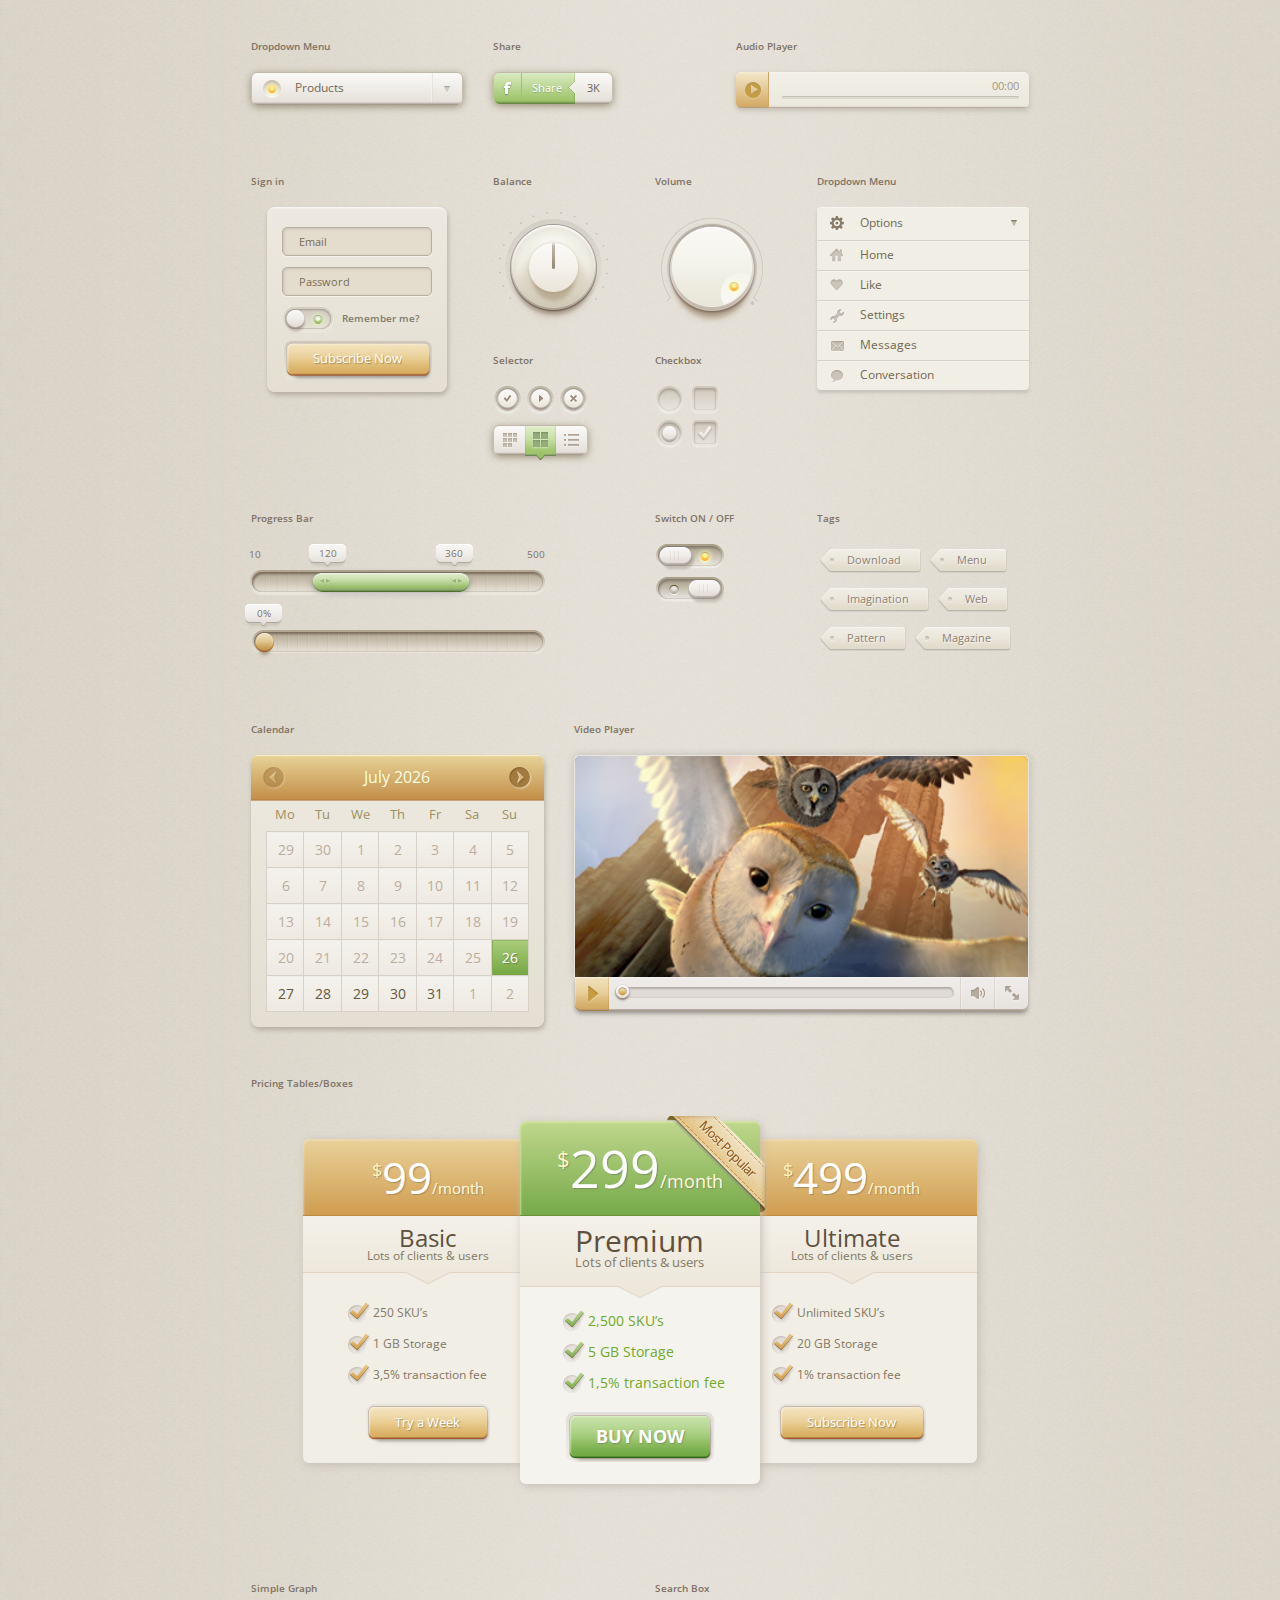
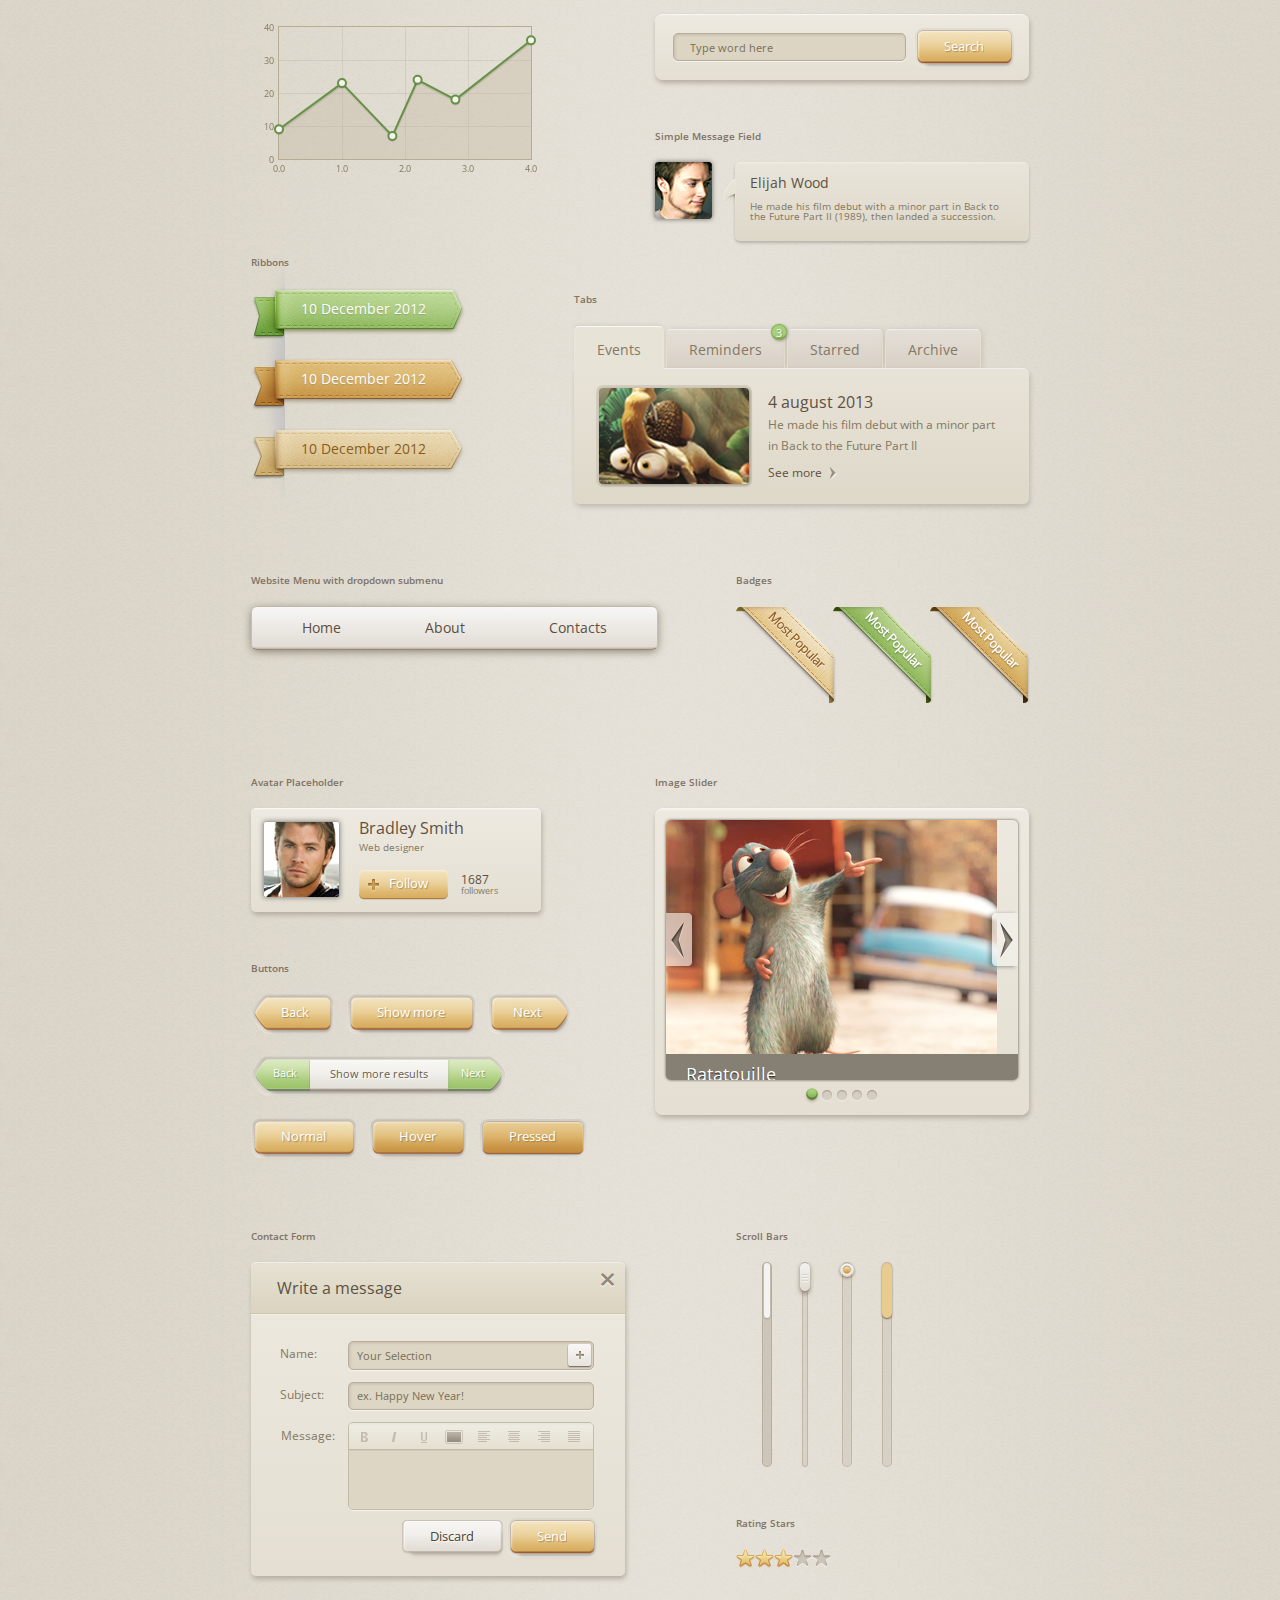
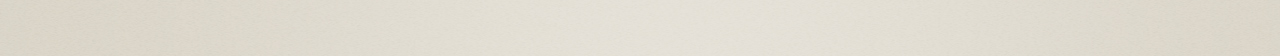
<file: resource/static/vanilla-cream-css/index.html>
<!doctype html>
<!--[if lt IE 7 ]><html lang="en" class="no-js ie6"> <![endif]-->
<!--[if IE 7 ]><html lang="en" class="no-js ie7"> <![endif]-->
<!--[if IE 8 ]><html lang="en" class="no-js ie8"> <![endif]-->
<!--[if IE 9 ]><html lang="en" class="no-js ie9"> <![endif]-->
<!--[if (gt IE 9)|!(IE)]><!--><html lang="en" class="no-js"> <!--<![endif]-->
<head>
<meta charset="utf-8" />
<meta name="author" content="ThemeFuse" />
<meta name="keywords" content=""/>
<meta name="viewport" content="width=device-width,initial-scale=1"/>
<title>Vanilla Cream | Index</title>

<!-- main JS libs -->
<script src="js/libs/modernizr.min.js"></script>
<script src="js/libs/jquery-1.10.0.js"></script>
<script src="js/libs/jquery-ui.min.js"></script>
<script src="js/libs/bootstrap.min.js"></script>

<!-- Style CSS -->
<link href="css/bootstrap.css" media="screen" rel="stylesheet">
<link href="style.css" media="screen" rel="stylesheet">

<!-- scripts -->
<script src="js/general.js"></script>
<!-- custom input -->
<script src="js/jquery.customInput.js"></script>
<script type="text/javascript" src="js/custom.js"></script>
<!-- Placeholders -->
<script type="text/javascript" src="js/jquery.powerful-placeholder.min.js"></script>
<!-- Progress Bars -->
<script src="js/progressbar.js"></script>
<!-- Calendar -->
<link href="css/jquery-ui-1.8.20.custom.css" rel="stylesheet">
<script src="js/jquery-ui.multidatespicker.js"></script>
<!-- Graph Builder -->
<!--[if lte IE 8]><script language="javascript" type="text/javascript" src="js/excanvas.min.js"></script><![endif]-->
<script type="text/javascript" src="js/jquery.flot.js"></script>
<script type="text/javascript" src="js/jquery.flot.resize.js"></script>
<script type="text/javascript">
    $(function() {
        var graphwidth = $('.widget_graph .inner').width();
        $('.widget_graph .graph').css('height', parseInt(graphwidth/1.7));
        $(window).resize(function() {
            graphwidth = $('.widget_graph .inner').width();
            $('.widget_graph .graph').css('height', parseInt(graphwidth/1.7));
        });

        var d1 = [[0, 9], [1, 23], [1.8, 7], [2.2, 24], [2.8, 18], [4, 36]];
        var graphholder = $("#graph");
        var plot = $.plot(graphholder, [d1], {
            colors: ["#669146", "#afd8f8", "#cb4b4b", "#4da74d", "#9440ed"],
            xaxis: {
                min: null,
                max: null
            },
            yaxis: {
                autoscaleMargin: 0.02
            },
            series: {
                lines: {
                    show: true,
                    lineWidth: 2,
                    fill: true,
                    fillColor: "rgba(188,176,150,0.3)"
                },
                points: {
                    show: true,
                    radius: 4,
                    lineWidth: 2,
                    fillColor: "#f6f3ee"
                }
            },
            grid: {
                hoverable: true,
                clickable: true,
                margin: 12,
                color: "#a09d96",
                borderColor: "#b7ab92"
            }
        });

        function showTooltip(x, y, contents) {
            $("<div id='graph-tooltip'>" + contents + "</div>").css({top: y - 36, left: x - 19}).appendTo("body").fadeIn(200);
        };

        var previousPoint = null;
        $("#graph").on("plothover", function (event, pos, item) {

            if (item) {
                if (previousPoint != item.dataIndex) {

                    previousPoint = item.dataIndex;

                    $("#graph-tooltip").remove();
                    var x = item.datapoint[0].toFixed(2),
                        y = item.datapoint[1].toFixed(2);

                    showTooltip(item.pageX, item.pageY, '$' + y*100);
                }
            } else {
                $("#graph-tooltip").remove();
                previousPoint = null;
            }
        });
    });
</script>

<!-- range sliders -->
<script src="js/jquery.slider.bundle.js"></script>
<script src="js/jquery.slider.js"></script>
<link rel="stylesheet" href="css/jslider.css">
<!-- Visual Text Editor -->
<script src="js/nicEdit.js"></script>
<!-- Volume, Balance -->
<script type="text/javascript" src="js/knobRot-0.2.2.js"></script>
<!-- Video Player -->
<link href="css/video-js.css" rel="stylesheet">
<script src="js/video.js"></script>
<!-- Audio Player -->
<link href="css/jplayer.css" rel="stylesheet">
<script src="js/jquery.jplayer.min.js"></script>
<script src="js/jplayer.playlist.min.js"></script>
<script type="text/javascript">
    //<![CDATA[
    $(document).ready(function(){

        new jPlayerPlaylist({
            jPlayer: "#jquery_jplayer_1",
            cssSelectorAncestor: "#jp_container_1"
        }, [
            {
                title:"<ul><li class='item-artist'>3 Doors Down&#160;&#8211;&#160;</li><li class='item-song'>Superman</li></ul>",
                mp3:"http://www.jplayer.org/audio/mp3/TSP-05-Your_face.mp3",
                oga:"http://www.jplayer.org/audio/ogg/TSP-05-Your_face.ogg"
            },
            {
                title:"<ul><li class='item-artist'>Daft Punk&#160;&#8211;&#160;</li><li class='item-song'>Get Lucky</li></ul>",
                mp3:"http://www.jplayer.org/audio/mp3/TSP-07-Cybersonnet.mp3",
                oga:"http://www.jplayer.org/audio/ogg/TSP-07-Cybersonnet.ogg"
            },
            {
                title:"<ul><li class='item-artist'>Justin Timberlake&#160;&#8211;&#160;</li><li class='item-song'>Mirrors</li></ul>",
                mp3:"http://www.jplayer.org/audio/mp3/Miaow-07-Bubble.mp3",
                oga:"http://www.jplayer.org/audio/ogg/Miaow-07-Bubble.ogg"
            }
        ], {
            swfPath: "js",
            supplied: "oga, mp3",
            wmode: "window",
            smoothPlayBar: false,
            keyEnabled: false
        });
    });
    //]]>
</script>

<!-- Scroll Bars -->
<script src="js/jquery.mousewheel.js"></script>
<script src="js/jquery.jscrollpane.min.js"></script>
<script type="text/javascript">
	jQuery(function()
	{
		jQuery('.scrollbar').jScrollPane({
			verticalDragMaxHeight: 55,
			verticalDragMinHeight:55
		});

		jQuery('.scrollbar.style2').jScrollPane({
			verticalDragMaxHeight: 30,
			verticalDragMinHeight:30
		});

		jQuery('.scrollbar.style3').jScrollPane({
			verticalDragMaxHeight: 14,
			verticalDragMinHeight:14
		});

		jQuery('.scrollbar.style4').jScrollPane({
			verticalDragMaxHeight: 55,
			verticalDragMinHeight:55
		});
	});
</script>

<!-- Multiselect -->
<link rel="stylesheet" href="css/chosen.css">
<script src="js/jquery.chosen.min.js" type="text/javascript"></script>
<script type="text/javascript">
    jQuery(document).ready(function() {
        jQuery('#contact_name').chosen({ width: "100%" });
    });
</script>

<!--[if lt IE 9]><script src="js/respond.min.js"></script><![endif]-->
<!--[if gte IE 9]>
<style type="text/css">
    .gradient {filter: none !important;}
</style>
<![endif]-->
</head>

<body>

<div class="container">

    <!-- content -->
    <div class="content " role="main">
        <!-- row -->
        <div class="row">
            <div class="col-xs-7 col-sm-3 col-sm-offset-1">
                <h6 class="foo">Dropdown Menu</h6>

                <!-- Dropdown Menu -->
                <div class="dropdownMenu style2 gradient">
                    <a id="drop1" href="#" role="button" class="dropdown-toggle" data-toggle="dropdown"><i class="ico-cat ico-cat1"></i>Products</a>
                    <ul class="dropdown-menu" role="menu" aria-labelledby="drop1">
                        <li role="presentation"><a role="menuitem" tabindex="-1" href="#"><i class="ico-cat ico-cat2"></i>Home</a></li>
                        <li role="presentation"><a role="menuitem" tabindex="-1" href="#"><i class="ico-cat ico-cat3"></i>Like</a></li>
                        <li role="presentation"><a role="menuitem" tabindex="-1" href="#"><i class="ico-cat ico-cat4"></i>Settings</a></li>
                        <li role="presentation"><a role="menuitem" tabindex="-1" href="#"><i class="ico-cat ico-cat5"></i>Messages</a></li>
                        <li role="presentation"><a role="menuitem" tabindex="-1" href="#"><i class="ico-cat ico-cat6"></i>Conversation</a></li>
                    </ul>
                </div>
                <!--/ Dropdown Menu -->
            </div>

            <div class="col-xs-5 col-sm-3">
                <h6 class="foo">Share</h6>

                <!-- Share Button -->
                <a class="shareButton gradient" href="#"><span class="shareIcon"><i></i></span><span class="shareText">Share</span><span class="shareCount gradient">3K</span></a>
                <!--/ Share Button -->
            </div>

            <div class="clearfix visible-xs"></div>

            <div class="col-xs-12 col-sm-4">
                <h6 class="foo">Audio Player</h6>

                <!-- Widget Audio Player -->
                <div class="widget-container widget-audio boxed">
                    <div class="inner">
                        <div id="jquery_jplayer_1" class="jp-jplayer"></div>
                        <div id="jp_container_1" class="jp-audio">
                            <div class="inner">
                                <div class="jp-playlist">
                                    <ul class="jp-playlist-inner">
                                        <li></li>
                                    </ul>
                                </div>
                                <div class="jp-gui jp-interface">
                                    <div class="jp-controls-wrap">
                                        <div class="song_title"></div>
                                        <div class="jp-current-time"></div>
                                        <div class="jp-duration"></div>
                                        <div class="clear"></div>
                                        <div class="jp-progress">
                                            <div class="jp-seek-bar">
                                                <div class="jp-play-bar"></div>
                                            </div>
                                        </div>
                                        <ul class="jp-controls">
                                            <li><a href="javascript:;" class="jp-mute" tabindex="1" title="mute">mute</a></li>
                                            <li><a href="javascript:;" class="jp-unmute" tabindex="1" title="unmute">unmute</a></li>
                                            <li><a href="javascript:;" class="jp-previous disabled" tabindex="1">previous</a></li>
                                            <li><a href="javascript:;" class="jp-play gradient" tabindex="1">play</a></li>
                                            <li><a href="javascript:;" class="jp-pause gradient" tabindex="1">pause</a></li>
                                            <li><a href="javascript:;" class="jp-next" tabindex="1">next</a></li>
                                            <li><a href="javascript:;" class="jp-stop" tabindex="1">stop</a></li>
                                            <li><a href="javascript:;" class="jp-repeat" tabindex="1" title="repeat">repeat</a></li>
                                            <li><a href="javascript:;" class="jp-repeat-off" tabindex="1" title="repeat off">repeat off</a></li>
                                            <li><a href="javascript:;" class="jp-volume-max" tabindex="1" title="max volume">max volume</a></li>
                                            <li><a href="javascript:;" class="jp-shuffle" tabindex="1" title="shuffle">shuffle</a></li>
                                            <li><a href="javascript:;" class="jp-shuffle-off" tabindex="1" title="shuffle off">shuffle off</a></li>
                                        </ul>
                                        <div class="jp-volume-bar">
                                            <div class="jp-volume-bar-value"></div>
                                        </div>
                                    </div>
                                </div>
                                <div class="jp-no-solution">
                                    <span>Update Required</span>
                                    <a href="http://get.adobe.com/flashplayer/" target="_blank">Flash plugin</a>.
                                </div>
                            </div>
                        </div>
                    </div>
                </div>
                <!-- Widget Audio Player -->
            </div>
        </div>
        <!--/ row -->

        <!-- row -->
        <div class="row">
            <div class="col-sm-3 col-sm-offset-1">
                <h6 class="foo">Sign in</h6>

                <!-- login widget -->
                <div class="widget-container widget_login styled boxed boxed-cream">
                    <div class="inner">
                        <form action="#" method="post" class="loginform">
                            <div class="field_text">
                                <label for="user_login" class="label_title">Email</label>
                                <input type="text" name="log" id="user_login" value="" placeholder="Email" />
                                <span class="input_icon input_email"></span>
                            </div>
                            <div class="field_text">
                                <label for="user_pass" class="label_title">Password</label>
                                <input type="password" name="pwd" id="user_pass" value="" placeholder="Password" />
                                <span class="input_icon input_pass"></span>
                            </div>
                            <div class="rowRemember clearfix">
                                <div class="forgetmenot input_styled checklist">
                                    <div class="rowCheckbox checkbox-middle"><input type="checkbox" name="remember" id="remember" value="3" checked><label for="remember">Remember&nbsp;me?</label></div>
                                </div>
                                <span class="forget_password"><a href="#">Forgot Password?</a></span>
                                <input type="hidden" name="redirect_to" value="">
                                <input type="hidden" name="testcookie" value="1">
                            </div>
                            <div class="rowSubmit">
                                <span class="btn btn-hover"><input type="submit" name="login-submit" id="login-submit" value="Subscribe Now" /></span>
                            </div>
                        </form>
                    </div>
                </div>
                <!--/ login widget -->
            </div>

            <div class="col-sm-4">
                <!-- row level 2 -->
                <div class="row">
                    <div class="col-xs-6 col-sm-6">
                        <h6 class="foo">Balance</h6>

                        <!-- Balance control -->
                        <div class="widget-knob widget-balance">
                            <input type="text" value="0" autocomplete="off" id="balance" />
                            <script type="text/javascript">
                                $(document).ready(function() {
                                    $('#balance').knobRot({
                                        'classes': ['balance'],
                                        'dragVertical': false,
                                        'frameCount': 51,
                                        'frameWidth': 87,
                                        'frameHeight': 87,
                                        'detent': true,
                                        'detentThreshold': 2,
                                        'minimumValue': -50,
                                        'maximumValue': 50,
                                        'hideInput': true
                                    });
                                });
                            </script>
                        </div>
                        <!--/ Balance control -->
                    </div>
                    <div class="col-xs-6 col-sm-6">
                        <h6 class="foo">Volume</h6>

                        <!-- Volume control -->
                        <div class="widget-knob widget-volume">
                            <input type="text" value="100"  autocomplete="off" id="volume" />
                            <script type="text/javascript">
                                $(document).ready(function() {
                                    $('#volume').knobRot({
                                        'classes': ['volume'],
                                        'dragVertical': false,
                                        'frameCount': 45,
                                        'frameWidth': 88,
                                        'frameHeight': 88,
                                        'detent': true,
                                        'detentThreshold': 5,
                                        'minimumValue': 0,
                                        'maximumValue': 100,
                                        'hideInput': true
                                    });
                                });
                            </script>
                        </div>
                        <!--/ Volume control -->
                    </div>
                </div>
                <!--/ row level 2 -->

                <!-- row level 2 -->
                <div class="row">
                    <div class="col-xs-6 col-sm-6">

                        <h6 class="foo">Selector</h6>

                        <!-- Mini Buttons -->
                        <div class="buttons-mini">
                            <a href="#" class="btn btn-mini" title="Check"></a>
                            <a href="#" class="btn btn-mini btn-play" title="Play"></a>
                            <a href="#" class="btn btn-mini btn-close" title="Close"></a>
                        </div>
                        <!--/ Mini Buttons -->

                        <div class="margin-30 clearfix">
                            <!-- List Selector -->
                            <ul id="listSelector" class="listSelector gradient">
                                <li class="list-multi"><a href="#"></a></li><!--
                                --><li class="list-double selected"><a href="#"></a></li><!--
                                --><li class="list-single"><a href="#"></a></li>
                            </ul>
                            <!--/ List Selector -->
                        </div>
                    </div>
                    <div class="col-xs-6 col-sm-6">
                        <div class="margin-30 clearfix">
                            <h6 class="foo">Checkbox</h6>

                            <!-- Checkbox, Radio -->
                            <div class="input_styled inlinelist pull-left"><div class="rowRadio"><input type="radio" name="signup3" value="radio_v1" id="radio_v1"><label for="radio_v1"></label></div></div>
                            <div class="input_styled checklist pull-left"><div class="rowCheckbox"><input name="signup" type="checkbox" id="signup" value="signup"><label for="signup"></label></div></div>
                            <div class="clear"></div>
                            <div class="input_styled inlinelist pull-left"><div class="rowRadio"><input type="radio" name="signup3" value="radio_v2" id="radio_v2" checked><label for="radio_v2"></label></div></div>
                            <div class="input_styled checklist pull-left"><div class="rowCheckbox"><input name="signup2" checked type="checkbox" id="signup2" value="signup2"><label for="signup2"></label></div></div>
                            <!--/ Checkbox, Radio -->
                        </div>
                    </div>
                </div>
                <!--/ row level 2 -->
            </div>

            <div class="col-sm-3">
                <h6 class="foo">Dropdown Menu</h6>

                <!-- Dropdown Menu -->
                <div class="dropdownMenu gradient open">
                    <a id="drop2" href="#" role="button" class="dropdown-toggle" data-toggle="dropdown"><i class="ico-cat"></i>Options</a>
                    <ul class="dropdown-menu" role="menu" aria-labelledby="drop2">
                        <li role="presentation"><a role="menuitem" tabindex="-1" href="#"><i class="ico-cat ico-cat2"></i>Home</a></li>
                        <li role="presentation"><a role="menuitem" tabindex="-1" href="#"><i class="ico-cat ico-cat3"></i>Like</a></li>
                        <li role="presentation"><a role="menuitem" tabindex="-1" href="#"><i class="ico-cat ico-cat4"></i>Settings</a></li>
                        <li role="presentation"><a role="menuitem" tabindex="-1" href="#"><i class="ico-cat ico-cat5"></i>Messages</a></li>
                        <li role="presentation"><a role="menuitem" tabindex="-1" href="#"><i class="ico-cat ico-cat6"></i>Conversation</a></li>
                    </ul>
                </div>
                <!--/ Dropdown Menu -->
            </div>
        </div>
        <!--/ row -->

        <!-- row -->
        <div class="row">
            <div class="col-sm-4 col-sm-offset-1">
                <div class="margin-30">
                    <h6 class="foo">Progress Bar</h6>

                    <!-- Range slider -->
                    <div class="range-slider">
                        <input id="price_range" type="text" name="price_range" value="120;360">
                    </div>
                    <script type="text/javascript" >
                        jQuery(document).ready(function($) {
                            // Price Range Input
                            $("#price_range").rangeslider({
                                from: 10,
                                to: 500,
                                limits: false,
                                scale: ['10', '500'],
                                heterogeneity: ['50/250'],
                                step: 10,
                                smooth: true,
                                dimension: ''
                            });
                        });
                    </script>
                    <!-- Range slider -->

                    <!-- Progress Bar -->
                    <div id="progressBar1" class="progressbar">
                        <span class="mark-left">0%</span>
                        <span class="mark-right">100%</span>
                        <div class="percent"></div>
                        <div class="pbar"></div>
                        <div class="elapsed"></div>
                        <div class="remained"></div>
                    </div>
                    <script type="text/javascript">
                        $(document).ready(function() {
                            $('#progressBar1').anim_progressbar({
                                totaltime: 180
                            });
                        });
                    </script>
                    <!--/ Progress Bar -->
                </div>
            </div>

            <div class="col-sm-2 col-sm-offset-1">
                <div class="margin-30 clearfix">
                    <h6 class="foo">Switch ON / OFF</h6>

                    <div class="input_styled checklist"><div class="rowCheckbox checkbox-large"><input name="invoice" type="checkbox" checked id="invoice" value="invoice"><label for="invoice"></label></div></div>
                    <div class="input_styled checklist"><div class="rowCheckbox checkbox-large"><input name="invoice2" type="checkbox" id="invoice2" value="invoice2"><label for="invoice2"></label></div></div>
                </div>
            </div>

            <div class="col-sm-3">
                <h6 class="foo">Tags</h6>

                <!-- tags -->
                <div class="tagcloud style3 margin-30">
                    <a href="#" class="tag-link-1" title="2 topics"><span>Download</span></a>
                    <a href="#" class="tag-link-2" title="3 topics"><span>Menu</span></a>
                    <a href="#" class="tag-link-7" title="6 topics"><span>Imagination</span></a>
                    <a href="#" class="tag-link-3" title="5 topics"><span>Web</span></a>
                    <a href="#" class="tag-link-4" title="8 topics"><span>Pattern</span></a>
                    <a href="#" class="tag-link-8" title="8 topics"><span>Magazine</span></a>
                </div>
                <!--/ tags -->
            </div>
        </div>
        <!--/ row -->

        <!-- row -->
        <div class="row">
            <div class="col-sm-4 col-sm-offset-1">
                <h6 class="foo">Calendar</h6>

                <!-- widget calendar-->
                <div class="widget-container widget_calendar boxed boxed-cream">
                    <div class="inner">
                        <input type="text" name="date_departure" class="inputField" value="" id="date_departure">
                        <script>
                            // <![CDATA[
                            jQuery(document).ready(function($) {
                                var daysRange = 5;

                                function assignCalendar(id){
                                    $('<div class="calendar" />')
                                            .insertAfter( $(id) )
                                            .multiDatesPicker({
                                                dateFormat: 'yy-mm-dd',
                                                minDate: new Date(),
                                                maxDate: '+1y',
                                                altField: id,
                                                firstDay: 1,
                                                showOtherMonths: true
                                            }).prev().hide();
                                }

                                assignCalendar('#date_departure');
                            });
                            // ]]>
                        </script>
                    </div>
                </div>
                <!--/ widget calendar-->
            </div>

            <div class="col-sm-6">
                <h6 class="foo">Video Player</h6>

                <!-- Video Player -->
                <div class="video_player">
                    <div class="inner">
                        <video id="my_video_1" class="video-js" controls loop
                               preload="auto" poster="images/temp/vjs_poster2.png"
                               data-setup="{}">
                            <source src="http://test.themefuse.com/artiom/galapagos.mp4" type='video/mp4'>
                        </video>
                        <script>
                            _V_("my_video_1").ready(function(){
                                var myPlayer = this;
                                var aspectRatio = 190/390;
                                var width = document.getElementById(myPlayer.id).parentElement.offsetWidth;
                                myPlayer.width(width).height( width * aspectRatio );

                                function resizeVideoJS(){
                                    var width = document.getElementById(myPlayer.id).parentElement.offsetWidth;
                                    myPlayer.width(width).height( width * aspectRatio );
                                }
                                resizeVideoJS();
                                window.onresize = resizeVideoJS;
                            });
                        </script>
                    </div>
                </div>
                <!--/ Video Player -->
            </div>
        </div>
        <!--/ row -->

        <!-- row -->
        <div class="row">
            <div class="col-sm-10 col-sm-offset-1">
                <h6 class="foo">Pricing Tables/Boxes</h6>

                <!-- pricing-->
                <div class="pricing_box price_style1 clearfix">
                    <ul>

                        <li class="price_col">
                            <!--pricing item-->
                            <div class="price_item">
                                <div class="inner">
                                    <div class="badge style2"></div>
                                    <div class="price_col_head">
                                        <span class="price"><sup>$</sup><em>99</em><span>/month</span></span>
                                    </div>
                                    <div class="price_col_body clearfix">
                                        <div class="price_body_inner">
                                            <div class="price_body_top">
                                                <strong>Basic</strong>
                                                <span>Lots of clients &amp; users</span>
                                            </div>
                                            <ul>
                                                <li>250 SKU’s</li>
                                                <li>1 GB Storage</li>
                                                <li>3,5% transaction fee</li>
                                            </ul>
                                        </div>
                                    </div>
                                    <div class="price_col_foot">
                                        <div class="sign_up"><a href="#" class="btn"><span>Try a Week</span></a></div>
                                    </div>
                                </div>
                            </div>
                            <!--/ pricing-item -->
                        </li>

                        <li class="price_col price_col_green col_active">
                            <!--pricing item-->
                            <div class="price_item">
                                <div class="inner">
                                    <div class="badge style2"></div>
                                    <div class="price_col_head">
                                        <span class="price"><sup>$</sup><em>299</em><span>/month</span></span>
                                    </div>
                                    <div class="price_col_body clearfix">
                                        <div class="price_body_inner">
                                            <div class="price_body_top">
                                                <strong>Premium</strong>
                                                <span>Lots of clients  & users</span>
                                            </div>
                                            <ul>
                                                <li>2,500 SKU’s</li>
                                                <li>5 GB Storage</li>
                                                <li>1,5% transaction fee</li>
                                            </ul>
                                        </div>
                                    </div>
                                    <div class="price_col_foot">
                                        <div class="sign_up"><a href="#" class="btn btn-green btn-large"><span>Buy Now</span></a></div>
                                    </div>
                                </div>
                            </div>
                            <!--/ pricing-item -->
                        </li>

                        <li class="price_col">
                            <!--pricing item-->
                            <div class="price_item">
                                <div class="badge style2"></div>
                                <div class="inner">
                                    <div class="price_col_head">
                                        <span class="price"><sup>$</sup><em>499</em><span>/month</span></span>
                                    </div>
                                    <div class="price_col_body clearfix">
                                        <div class="price_body_inner">
                                            <div class="price_body_top">
                                                <strong>Ultimate</strong>
                                                <span>Lots of clients &amp; users</span>
                                            </div>
                                            <ul>
                                                <li>Unlimited SKU’s</li>
                                                <li>20 GB Storage</li>
                                                <li>1% transaction fee</li>
                                            </ul>
                                        </div>
                                    </div>
                                    <div class="price_col_foot">
                                        <div class="sign_up"><a href="#" class="btn"><span>Subscribe Now</span></a></div>
                                    </div>
                                </div>
                            </div>
                            <!--/ pricing-item -->
                        </li>

                    </ul>
                </div>
                <!--/ pricing-->
            </div>
        </div>
        <!--/ row -->

        <!-- row -->
        <div class="row">
            <div class="col-sm-4 col-sm-offset-1">
                <!-- row level 2 -->
                <div class="row">
                    <div class="col-sm-12">
                        <h6 class="foo">Simple Graph</h6>

                        <!-- Simple Graph -->
                        <div class="widget-container widget_graph">
                            <div class="inner">
                                <div id="graph" class="graph"></div>
                            </div>
                        </div>
                        <!--/ Simple Graph -->
                    </div>
                    <div class="col-sm-10">
                        <h6 class="foo">Ribbons</h6>

                        <div class="ribbons">
                            <!-- Ribbons -->
                            <div class="ribbon ribbon-green"><span>10 December 2012</span></div>
                            <div class="ribbon ribbon-brown"><span>10 December 2012</span></div>
                            <div class="ribbon"><span>10 December 2012</span></div>
                            <!--/ Ribbons -->
                        </div>
                    </div>
                </div>
                <!--/ row level 2 -->
            </div>

            <div class="col-sm-6">
                <!-- row level 2 -->
                <div class="row">
                    <div class="col-sm-10 col-sm-offset-2">
                        <h6 class="foo">Search Box</h6>

                        <!-- search widget -->
                        <div class="widget-container widget_search styled boxed boxed-cream">
                            <div class="inner">
                                <form method="get" id="searchform2" action="#">
                                    <div class="clearfix">
                                        <span class="btn"><input type="submit" value="Search" /></span>
                                        <div class="field_text"><input name="search" value="" type="text" placeholder="Type word here" /></div>
                                    </div>
                                </form>
                            </div>
                        </div>
                        <!--/ search widget -->
                    </div>
                    <div class="col-sm-10 col-sm-offset-2">
                        <h6 class="foo">Simple Message Field</h6>

                        <!-- post comments -->
                        <div class="comment-list styled clearfix" id="comments">
                            <ol>
                                <li class="comment">
                                    <div class="comment-body">
                                        <div class="comment-arrow"></div>
                                        <div class="comment-avatar">
                                            <div class="avatar"><img src="images/temp/avatar3.png" alt="" /></div>
                                        </div>
                                        <div class="comment-text">
                                            <div class="comment-author clearfix">
                                                <a href="#" class="link-author">Elijah Wood</a>
                                            </div>
                                            <div class="comment-entry">
                                                He made his film debut with a minor part in Back to the Future Part II (1989), then landed a succession.
                                            </div>
                                        </div>
                                        <div class="clear"></div>
                                    </div>
                                </li>
                            </ol>
                        </div>
                        <!--/ post comments -->
                    </div>
					<div class="clearfix"></div>
                    <div class="col-sm-12">
                        <h6 class="foo">Tabs</h6>

                        <!-- tabs -->
                        <div class="tabs_framed styled">
                            <div class="inner">
                                <ul class="tabs clearfix active_bookmark1">
                                    <li class="active"><a href="#events" data-toggle="tab">Events</a></li>
                                    <li><a href="#reminders" data-toggle="tab"><sup class="note">3</sup>Reminders</a></li>
                                    <li><a href="#starred" data-toggle="tab">Starred</a></li>
                                    <li><a href="#archive" data-toggle="tab">Archive</a></li>
                                </ul>

                                <div class="tab-content clearfix">
                                    <div class="tab-pane fade in active" id="events">
                                        <div class="tab_image pull-left"><img src="images/temp/tabimage4.png" alt="" /></div>
                                        <h4>4 august 2013</h4>
                                        <p>He made his film debut with a minor part in Back to the Future Part II</p>
                                        <a href="#" class="see-more"><span>See more</span></a>
                                    </div>
                                    <div class="tab-pane fade" id="reminders">
                                        <div class="tab_image pull-right"><img src="images/temp/tabimage5.png" alt="" /></div>
                                        <h4>5 November</h4>
                                        <p>He made his film debut with a minor part in Back to the Future Part II</p>
                                        <a href="#" class="see-more"><span>See more</span></a>
                                    </div>
                                    <div class="tab-pane fade" id="starred">
                                        <div class="tab_image pull-left"><img src="images/temp/tabimage6.png" alt="" /></div>
                                        <h4>11 October</h4>
                                        <p>He made his film debut with a minor part in Back to the Future Part II</p>
                                        <a href="#" class="see-more"><span>See more</span></a>
                                    </div>
                                    <div class="tab-pane fade" id="archive">
                                        <div class="tab_image pull-right"><img src="images/temp/tabimage7.png" alt="" /></div>
                                        <h4>14 September</h4>
                                        <p>He made his film debut with a minor part in Back to the Future Part II</p>
                                        <a href="#" class="see-more"><span>See more</span></a>
                                    </div>
                                </div>
                            </div>
                        </div>
                        <!--/ tabs -->
                    </div>
                </div>
                <!--/ row level 2 -->
            </div>
        </div>
        <!--/ row -->

        <!-- row -->
        <div class="row">
            <div class="col-sm-6 col-sm-offset-1">
                <h6 class="foo">Website Menu with dropdown submenu</h6>

                <!-- Website Menu -->
                <div id="topmenu">
                    <ul class="dropdown clearfix gradient">
                        <li class="menu-level-0"><a href="#"><span>Home</span></a></li>
                        <li class="menu-level-0"><a href="#"><span>About</span></a>
                            <ul class="submenu-1">
                                <li class="menu-level-1"><a href="#">Web design</a></li>
                                <li class="menu-level-1"><a href="#">User interface</a></li>
                                <li class="menu-level-1"><a href="#">Social media</a>
                                    <ul class="submenu-2">
                                        <li class="menu-level-2"><a href="#">Gallery images</a></li>
                                        <li class="menu-level-2"><a href="#">OneByOne Slider</a></li>
                                        <li class="menu-level-2"><a href="#">Video in header</a></li>
                                        <li class="menu-level-2"><a href="#">Video Slider</a></li>
                                    </ul>
                                </li>
                            </ul>
                        </li>
                        <li class="menu-level-0"><a href="#"><span>Contacts</span></a></li>
                    </ul>
                </div>
                <!--/ Website Menu -->
            </div>

            <div class="col-sm-4">
                <h6 class="foo">Badges</h6>

                <div class="badges2">
                    <!-- Badges -->
                    <div class="badge style2"></div>
                    <div class="badge style2 badge-green"></div>
                    <div class="badge style2 badge-brown"></div>
                    <!--/ Badges -->
                </div>
            </div>
        </div>
        <!--/ row -->

        <!-- row -->
        <div class="row">
            <div class="col-sm-5 col-sm-offset-1">
                <h6 class="foo">Avatar Placeholder</h6>

                <!-- Avatar Placeholder -->
                <div class="widget-container widget_avatar boxed boxed-cream">
                    <div class="inner clearfix">
                        <div class="avatar"><img src="images/temp/avatar.png" alt="" /></div>
                        <h5>Bradley Smith</h5>
                        <span class="subtitle">Web designer</span>
                        <div class="follow">
                            <a href="#" class="btn btn-follow"><span>Follow</span></a>
                            <div class="followers">
                                <span class="counter">1687</span>
                                <span>followers</span>
                            </div>
                        </div>
                    </div>
                </div>
                <!--/ Avatar Placeholder -->

                <h6 class="foo">Buttons</h6>

                <div class="buttons-wrap">
                    <!-- Buttons -->
                    <div class="buttons">
                        <a href="#" class="btn btn-left"><span>Back</span></a>
                        <a href="#" class="btn btn-hover"><span>Show more</span></a>
                        <a href="#" class="btn btn-right"><span>Next</span></a>
                    </div>

                    <div class="buttons">
                        <a href="#" class="btn btn-left btn-green"><span>Back</span></a><!--
                         --><a href="#" class="btn btn-acute"><span>Show more results</span></a><!--
                         --><a href="#" class="btn btn-right btn-green"><span>Next</span></a>
                    </div>

                    <div class="buttons">
                        <a href="#" class="btn btn-hover"><span>Normal</span></a>
                        <a href="#" class="btn btn-hover hover"><span>Hover</span></a>
                        <a href="#" class="btn btn-hover active"><span>Pressed</span></a>
                    </div>
                    <!--/ Buttons -->
                </div>
            </div>

            <div class="col-sm-5">
                <h6 class="foo">Image Slider</h6>

                <!-- Image Slider -->
                <div class="widget-container widget_gallery boxed boxed-cream">
                    <div class="inner">
                        <div id="myCarousel" class="carousel slide" data-interval="20000">
                            <!-- Carousel items -->
                            <div class="carousel-inner">
                                <div class="active item">
                                    <img src="images/temp/top-slider-5.jpg" alt="" />
                                    <div class="carousel-title"><h6>Ratatouille</h6><p>The latest unstoppable hero</p></div>
                                </div>
                                <div class="item">
                                    <img src="images/temp/top-slider-2.jpg" alt="" />
                                    <div class="carousel-title"><h6>Horton</h6><p>Change your fate</p></div>
                                </div>
                                <div class="item">
                                    <img src="images/temp/top-slider-3.jpg" alt="" />
                                    <div class="carousel-title"><h6>Surf up</h6><p>Change your fate</p></div>
                                </div>
                                <div class="item">
                                    <img src="images/temp/top-slider-4.jpg" alt="" />
                                    <div class="carousel-title"><h6>Wall-e</h6><p>Disney Pixar</p></div>
                                </div>
                                <div class="item">
                                    <img src="images/temp/top-slider-1.jpg" alt="" />
                                    <div class="carousel-title"><h6>Ice Age</h6><p>Change your fate</p></div>
                                </div>
                            </div>
                            <!-- Carousel indicators -->
                            <ol class="carousel-indicators">
                                <li data-target="#myCarousel" data-slide-to="0" class="active"></li>
                                <li data-target="#myCarousel" data-slide-to="1"></li>
                                <li data-target="#myCarousel" data-slide-to="2"></li>
                                <li data-target="#myCarousel" data-slide-to="3"></li>
                                <li data-target="#myCarousel" data-slide-to="4"></li>
                            </ol>
                            <!-- Carousel nav -->
                            <a class="carousel-control left" href="#myCarousel" data-slide="prev"></a>
                            <a class="carousel-control right" href="#myCarousel" data-slide="next"></a>
                        </div>
                    </div>
                </div>
                <!--/ Image Slider -->
            </div>
        </div>
        <!--/ row -->

        <!-- row -->
        <div class="row">
            <div class="col-sm-5 col-sm-offset-1">
                <h6 class="foo">Contact Form</h6>

                <!-- Contact form -->
                <div class="add-comment styled boxed boxed-cream" id="addcomments">
                    <span class="add-comment-close">&times;</span>
                    <div class="add-comment-title gradient"><h3>Write a message</h3></div>
                    <div class="comment-form">
                        <script type="text/javascript">
                            bkLib.onDomLoaded(function() {
                                var myNicEditor = new nicEditor({
                                    buttonList : [
                                        'bold',
                                        'italic',
                                        'underline',
                                        'forecolor',
                                        'left',
                                        'center',
                                        'right',
                                        'justify'
                                    ]
                                });
                                myNicEditor.setPanel('edit_buttons');
                                myNicEditor.addInstance('styled_message');
                            });
                            setTimeout(function () {
                                var nic_width = $('.nicEdit-panel').width();
                                $('.nicEdit-container').css('width', nic_width);
                                $('.nicEdit-main').css('width', nic_width-24);
                            }, 2000);
                            $(window).resize(function() {
                                var nic_width = $('.nicEdit-panel').width();
                                $('.nicEdit-container').css('width', nic_width);
                                $('.nicEdit-main').css('width', nic_width-24);
                            });
                        </script>
                        <form action="#" method="post" id="commentForm" class="ajax_form">
                            <div class="form-inner">
                                <div class="field_select">
                                    <label for="contact_name" class="label_title">Name:</label>
                                    <select name="contact_name" id="contact_name" multiple data-placeholder="Your Selection">
                                        <option value='example1@gmail.com'>Mike Charley</option>
                                        <option value='example2@gmail.com'>Andy Lurs</option>
                                        <option value='example3@gmail.com'>Toby Lightman</option>
                                        <option value='example4@gmail.com'>Lene Marlin</option>
                                        <option value='example5@gmail.com'>Deep Purple</option>
                                    </select>
                                </div>
                                <div class="field_text">
                                    <label for="subject" class="label_title">Subject:</label>
                                    <input type="text" name="subject" id="subject" value="" placeholder="ex. Happy New Year!" class="inputtext input_middle required" />
                                </div>
                                <div class="clear"></div>
                                <div class="field_text field_textarea">
                                    <div id="edit_buttons" class="edit_buttons gradient"></div>
                                    <label for="styled_message" class="label_title">Message:</label>
                                    <textarea cols="30" rows="10" name="styled_message" id="styled_message" class="textarea textarea_middle"></textarea>
                                </div>
                                <div class="clear"></div>
                            </div>

                            <div class="rowSubmit">
                                <a onclick="document.getElementById('commentForm').reset();return false" href="#" class="link-reset btn btn-white"><span>Discard</span></a>
                                <span class="btn"><input type="submit" id="send" value="Send" /></span>
                            </div>
                        </form>
                    </div>
                </div>
                <!--/ Contact form -->
            </div>

            <div class="col-sm-4 col-sm-offset-1">
                <h6 class="foo">Scroll Bars</h6>

                <div class="scrollbars clearfix">
                    <!-- ScrollBars -->
                    <div class="scrollbar">
                        <div class="inner">
                            <p>These examples show very basic functionality and exist so that I can test that any changes to jScrollPane work cross browser and don't cause any new problems. Note that these examples aren't meant to look pretty, they merely highlight different bits of functionaity which are available. If you want examples of jScrollPane looking good then check out the themes.</p>
                        </div>
                    </div>
                    <div class="scrollbar style2">
                        <div class="inner">
                            <p>These examples show very basic functionality and exist so that I can test that any changes to jScrollPane work cross browser and don't cause any new problems. Note that these examples aren't meant to look pretty, they merely highlight different bits of functionaity which are available. If you want examples of jScrollPane looking good then check out the themes.</p>
                        </div>
                    </div>
                    <div class="scrollbar style3">
                        <div class="inner">
                            <p>These examples show very basic functionality and exist so that I can test that any changes to jScrollPane work cross browser and don't cause any new problems. Note that these examples aren't meant to look pretty, they merely highlight different bits of functionaity which are available. If you want examples of jScrollPane looking good then check out the themes.</p>
                        </div>
                    </div>
                    <div class="scrollbar style4">
                        <div class="inner">
                            <p>These examples show very basic functionality and exist so that I can test that any changes to jScrollPane work cross browser and don't cause any new problems. Note that these examples aren't meant to look pretty, they merely highlight different bits of functionaity which are available. If you want examples of jScrollPane looking good then check out the themes.</p>
                        </div>
                    </div>
                    <!--/ ScrollBars -->
                </div>

                <h6 class="foo">Rating Stars</h6>

                <!-- Rating Stars -->
                <div class="rating clearfix">
                    <span class="star on"><input type="hidden" value="1"></span>
                    <span class="star on"><input type="hidden" value="2"></span>
                    <span class="star on"><input type="hidden" value="3"></span>
                    <span class="star off"><input type="hidden" value="4"></span>
                    <span class="star off"><input type="hidden" value="5"></span>
                </div>
                <!--/ Rating Stars -->
            </div>
        </div>
        <!--/ row -->
    </div>
    <!--/ content -->
</div>
<!--/ container -->

</body>
</html>
</file>
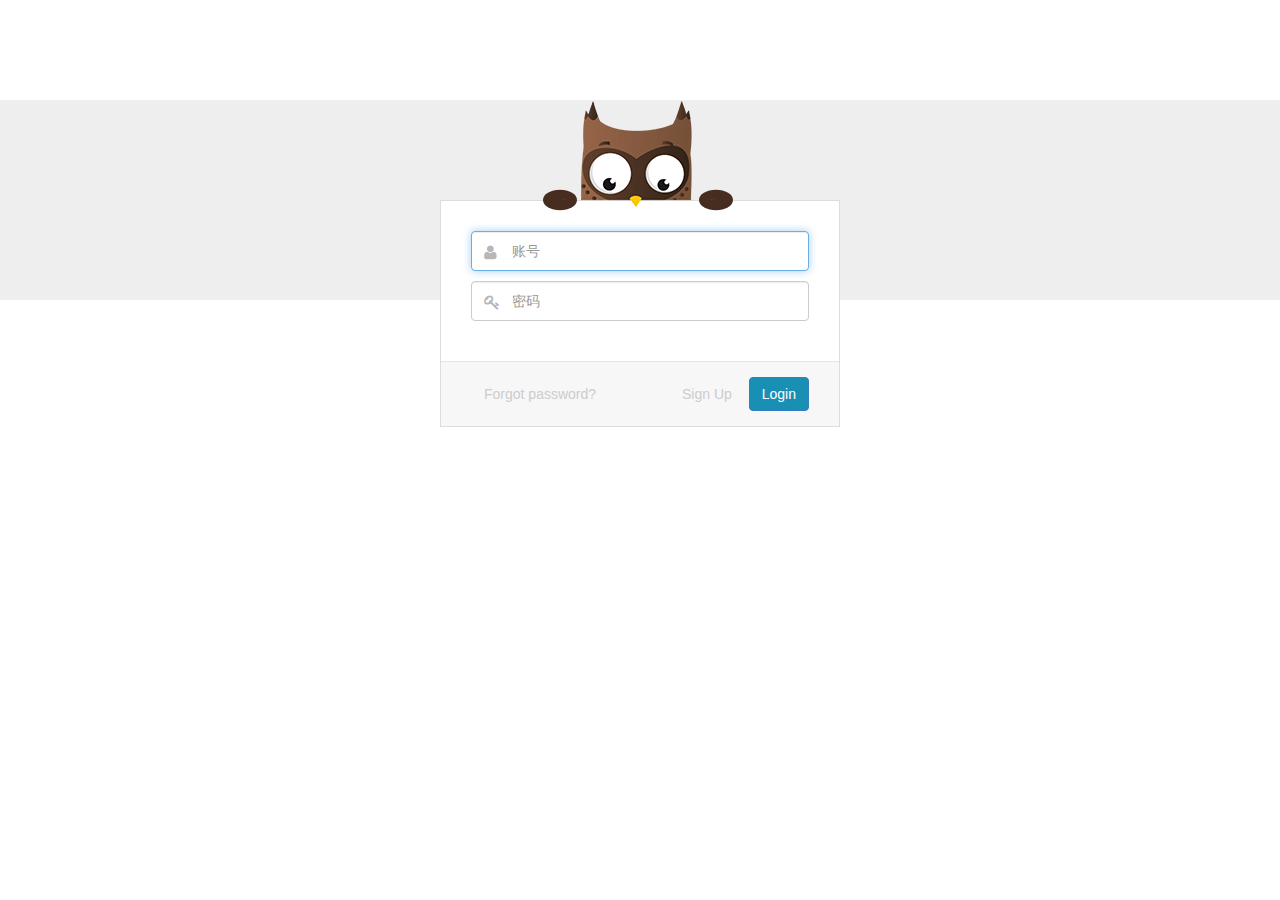
<file: resource/templates/login.html>
<!DOCTYPE html PUBLIC "-//W3C//DTD XHTML 1.0 Transitional//EN" "http://www.w3.org/TR/xhtml1/DTD/xhtml1-transitional.dtd">
<html xmlns:th="http://www.thymeleaf.org">
<head>
<meta http-equiv="Content-Type" content="text/html; charset=utf-8" />
<meta name="description" content="此代码内容为超萌的猫头鹰登录界面" />
<title>超萌的猫头鹰登录界面</title>

<link rel="stylesheet" href="../static/assets/css/jq22.css"  th:href="@{/assets/css/jq22.css}"  />
<link rel="stylesheet" href="../static/assets/css/font-awesome.min.css" th:href="@{/assets/css/font-awesome.min.css}"/>
<script src="../static/assets/js/jquery-1.10.2.min.js" th:src="@{/assets/js/jquery-1.10.2.min.js}"></script>
    <script src="../static/assets/js/bootstrap.min.js" th:src="@{/assets/js/bootstrap.min.js}"></script>
<script src="../static/assets/js/jquery.messager.js" th:src="@{/assets/js/jquery.messager.js}"></script>
    <script type="text/javascript">
        $(function() {
            $('#login #password').focus(function() {
                $('#owl-login').addClass('password');
            }).blur(function() {
                $('#owl-login').removeClass('password');
            });

            //简单登录操作
            $("#doLogin").click(function (e) {
                $.ajax({
                    type : "POST",
                    url : "/login",
                    data : {
                        "userName" : $("#userName").val(),
                        "password" : $("#password").val()
                    },
                    dataType : "json",
                    success : function(data) {
                        if (data.result == "1") {
                            window.location.href ="/index";
                        } else {
                            $.messager.alert("提示",'账号密码不能为空！');
                        }
                    }
                });
            });
        });
    </script>
</head>
<body>
<!-- begin -->
<div id="login">
    <div class="wrapper">
        <div class="login">
            <form action="#" method="post" class="container offset1 loginform">
                <div id="owl-login">
                    <div class="hand"></div>
                    <div class="hand hand-r"></div>
                    <div class="arms">
                        <div class="arm"></div>
                        <div class="arm arm-r"></div>
                    </div>
                </div>
                <div class="pad">
                    <input type="hidden" name="_csrf" value="9IAtUxV2CatyxHiK2LxzOsT6wtBE6h8BpzOmk="/>
                    <div class="control-group">
                        <div class="controls">
                            <label for="userName" class="control-label"><i class="fa fa-user" aria-hidden="true"></i></label>
                            <input id="userName" type="text" name="email" placeholder="账号" tabindex="1" autofocus="autofocus" class="form-control input-medium" />
                        </div>
                    </div>
                    <div class="control-group">
                        <div class="controls">
                            <label for="password" class="control-label"><i class="fa fa-key" aria-hidden="true"></i></label>
                            <input id="password" type="password" name="password" placeholder="密码" tabindex="2" class="form-control input-medium" />
                        </div>
                    </div>
                </div>
                <div class="form-actions"><a href="#" tabindex="5" class="btn pull-left btn-link text-muted">Forgot password?</a><a href="#" tabindex="6" class="btn btn-link text-muted">Sign Up</a>
                    <button type="button" id="doLogin" tabindex="4" class="btn btn-primary">Login</button>
                </div>
            </form>
        </div>
    </div>
</div>
<!-- end -->
</body>
</html>
</file>
<file: resource/static/vanilla-cream-css/style.css>
/*
Kit Name: Vanilla Cream
Kit URI: http://pixelkit.com/kits/light-ui-kit
Description: 100+ elements
Version: 1.0
Author: PixelKit
Author URI: http://pixelkit.com

CSS STRUCTURE:

1. GENERAL TYPOGRAPHY
	- Fonts
	- Global Reset
	- General Styles
	- Clear Floats
	- Typography
	- Buttons
	- Custom checkboxes, radios
	- Ribbons
	- Badges
	- Rating Stars

2. PAGE ITEMS, WIDGETS
	- Table Pricing
	- Sidebar widgets
		- Widget Tags
		- Widget Calendar
	- Comments
	- Forms
    	    - Comment Form
    	    - Login Form
    	    - Search Form
	- Dividers
	- Tabs
    	    - Tabs Style 1
    	    - Tabs Style 2

3. INDEX PAGE
    - Header (Kit Name)
	- Main Menu
	- Dropdown Menu
	        - Dropdown Menu Style 1
	        - Dropdown Menu Style 2
	- Contact Form styled
	- Login Form styled
	- Search Form styled
	- Progress Bars
	- Knobs
	- Simple Message Field
	- Scroll Bars
	- Avatar Placeholder
	- Simple Graph
	- Image Slider
	- Notifications
	- Share Button
	- List Selector

/*===================================================*/
/* 1. GENERAL TYPOGRAPHY */
/*===================================================*/

/*-----------------------------------*/
/* Fonts */
/*-----------------------------------*/

@import url(http://fonts.googleapis.com/css?family=Open+Sans:300italic,400italic,600italic,700italic,800italic,300,400,600,700,800);

/*-----------------------------------*/
/* Global Reset */
/*-----------------------------------*/

html, body, div, span, applet, object, iframe, h1, h2, h3, h4, h5, h6, p, blockquote, pre, a, abbr, acronym, address, big, cite, code, del, dfn, em, img, ins, kbd, q, s, samp, small, strike, strong, sub, sup, tt, var, b, u, i, center, dl, dt, dd, ol, ul, li, fieldset, form, label, legend, table, caption, tbody, tfoot, thead, tr, th, td, article, aside, canvas, details, embed, figure, figcaption, footer, header, hgroup, menu, nav, output, ruby, section, summary, time, mark, audio, video {
	margin: 0;
	padding: 0;
	border: 0;
	font-size: 100%;
	font: inherit;
	vertical-align: baseline; }
article, aside, details, figcaption, figure, footer, header, hgroup, menu, nav, section {
	display: block}
body {
	line-height: 1; }
ol, ul {
	list-style: none; }
blockquote, q {
	quotes: none; }
blockquote:before, blockquote:after, q:before, q:after {
	content: '';
	content: none; }
table {
	border-collapse: collapse;
	border-spacing: 0}

html { font-size: 100%; -webkit-text-size-adjust: 100%; -ms-text-size-adjust: 100%; -webkit-font-smoothing: antialiased; }

/*-----------------------------------*/
/* General Styles */
/*-----------------------------------*/

body {
    font-family: 'Open Sans', sans-serif;
	font-weight: 400;
    color:#605647;
	font-size:13px;
	position:relative;
	background: url(images/bg.jpg) center top repeat;
}
::-moz-selection {
	background: #aba98c;
	color: #000;
	text-shadow: none;
}
::selection {
	background: #aba98c;
	color: #333;
	text-shadow: none;
}
a:hover,
a:focus {
	color: #8D8569;
	text-decoration: none;
}
a:active{background-color: transparent;}

input, textarea, input[type="submit"]:focus, div {
    outline: 0 none;
    font-family: 'Open Sans', sans-serif;
}
button, input, select, textarea {vertical-align: top; margin: 0;}

.alpha{margin-left:0 !important;}
.omega{margin-right:0 !important;}

/*-----------------------------------*/
/* Clear Floats */
/*-----------------------------------*/

html body * span.clear,
html body * div.clear,
html body * li.clear,
html body * dd.clear {
	background: none;
	border: 0;
	clear: both;
	display: block;
	float: none;
	font-size: 0;
	list-style: none;
	margin: 0;
	padding: 0;
	overflow: hidden;
	visibility: hidden;
	width: 0;
	height: 0;
}

.clearfix {
	*zoom: 1;
}
.clearfix:before,
.clearfix:after {
	display: table;
	line-height: 0;
	content: "";
}
.clearfix:after {
	clear: both;
}

/*-----------------------------------*/
/* Typography */
/*-----------------------------------*/

h1, h2, h3, h4, h5, h6 {
	color: #3E362B;
    font-weight: 600;
	line-height:1.2em;
	margin-bottom:.7em;
	text-shadow: 0 1px 1px #FFF;
}
h1{font-size:29px}
h2{font-size:25px}
h3{font-size:23px}
h4{font-size:19px}
h5{font-size:17px}
h6{font-size:14px}

em{font-style: italic;}
strong{font-weight: 700;}
small{font-size: 85%;}

i{
	position: relative;
	top: 0;
	left: 0;
	display: inline-block;
	overflow: hidden;
	text-decoration: none;
	font-style: normal;
	background-repeat: no-repeat;
	margin-right: 15px;
}
p{
	line-height: 21px;
	margin-bottom: 16px;
    text-shadow: 0 2px 0 rgba(255,255,255,0.5);
}
.margin-30{margin-bottom:30px;}

h6.foo{
    font-size: 10px;
	color:#807367;
	text-shadow:none;
	margin:20px 0;
}

/*-----------------------------------*/
/* Buttons */
/*-----------------------------------*/

/* foo classes */
.buttons-wrap{margin-bottom: 50px;}
.buttons{margin-bottom:20px;}
.buttons .btn{margin-right:10px;}
.buttons .btn.btn-left.btn-green,
.buttons .btn.btn-right.btn-green,
.buttons .btn.btn-acute{margin-right:0;}
.buttons-mini{margin-bottom:10px;}
.buttons-mini .btn{margin-right:1px;}
/* end foo classes */

.btn:hover, .btn:focus {
    -webkit-transition: background-position .0s linear;
    -moz-transition: background-position .0s linear;
    -o-transition: background-position .0s linear;
    transition: background-position .0s linear;
}
.btn:hover, .btn:focus, .btn:active, .btn.active, .btn.disabled, .btn[disabled] {
    background-color: transparent;
}
.btn.active, .btn:active,
.btn.btn-white.active, .btn.btn-white:active,
.btn.btn-large.active, .btn.btn-large:active,
.btn.btn-follow.active, .btn.btn-follow:active{
    background-image:url(images/buttons.png);
    -webkit-box-shadow: none;
    -moz-box-shadow: none;
    box-shadow: none;
}

.btn{
    display:inline-block;
    background-image:url(images/buttons.png);
    background-repeat:no-repeat;
    background-color: transparent;
    background-position:right -42px;
    height: 42px;
    line-height: 36px;
    padding: 0;
    padding-right:30px;
    border: 0 none;
    border-radius: 0;
    -webkit-border-radius: 0;
    -moz-border-radius: 0;
    box-shadow: none;
    -webkit-box-shadow: none;
    -moz-box-shadow: none;
}
.btn span,
.btn input{
    display:block;
    background-image:url(images/buttons.png);
    background-repeat:no-repeat;
    background-position:left 0;
    background-color: transparent;
    padding: 0;
    padding-left:30px;
    height: 42px;
    line-height:36px;
    border:none;
    outline:none;
    color: #fff;
    text-shadow:1px 1px 1px rgba(132, 101, 51, 0.6);
    font-size: 13px;
    font-weight: 400;
    white-space: nowrap;
}
.btn input{padding-bottom: 6px;}

.btn.btn-white span,
.btn.btn-white input{
    color: #504433;
    text-shadow:1px 1px 1px rgba(255,255,255,0.75);
}
.btn:hover, .btn:focus{
    background-position:right -42px;
    background-image:url(images/buttons.png);
    background-color: transparent;
    color: #fefae5;
}
.btn.btn-large{
    height: 50px;
    line-height: 48px;
}
.btn.btn-large span,
.btn.btn-large input{
    height: 50px;
    line-height: 48px;
    font-size:18px;
    font-weight: 700;
    text-transform: uppercase;
}
.btn.btn-follow{
    height: 30px;
    line-height: 26px;
    padding-right:20px;
}
.btn.btn-follow span,
.btn.btn-follow input{
    height: 30px;
    line-height: 26px;
}
.btn.btn-search{
    height: 40px;
    line-height: 34px;
    padding-right:40px;
}
.btn.btn-search span,
.btn.btn-search input{
    height: 40px;
    line-height: 34px;
    padding-left:12px;
}
.btn.btn-green span, .btn.btn-green input{text-shadow: 1px 1px 1px #7c9b5f;}
.btn.btn-acute span, .btn.btn-acute input{color:#665b4d; text-shadow: 1px 1px 1px #fff;}

.btn.btn-mini, input.btn.btn-mini{
    width: 29px;
    height: 29px;
    padding: 0;
    background-image:url(images/buttons-mini.png);
    background-repeat:no-repeat;
    background-position:0 0;
}

/* Button Shapes */

.btn.btn-mini.btn-play, input.btn.btn-mini.btn-play{background-position:-29px 0;}
.btn.btn-mini.btn-close, input.btn.btn-mini.btn-close{background-position:-58px 0;}

.btn.btn-hover span, .btn.btn-hover input, .btn.btn-hover span, .btn.btn-hover input{background-position:left -84px;}
.btn.btn-hover, .btn.btn-hover{background-position:right -126px;}
.btn.btn-hover:hover span, .btn.btn-hover:hover input, .btn.btn-hover.hover span, .btn.btn-hover.hover input{background-position:left -168px;}
.btn.btn-hover:hover, .btn.btn-hover.hover{background-position:right -210px;}
.btn.btn-hover:active span, .btn.btn-hover:active input, .btn.btn-hover.active span, .btn.btn-hover.active input{background-position:left -252px;}
.btn.btn-hover:active, .btn.btn-hover.active{background-position:right -294px;}

.btn.btn-white span, .btn.btn-white input{background-position:left -336px;}
.btn.btn-white{background-position:right -378px;}

.btn.btn-left span, .btn.btn-left input{background-position:left -420px;}
.btn.btn-left{background-position:right -462px; padding-right: 25px;}
.btn.btn-right span, .btn.btn-right input{background-position:left -504px;  padding-left: 25px;}
.btn.btn-right{background-position:right -546px;}

.btn.btn-left.btn-green span, .btn.btn-left.btn-green input{background-position:left -588px; line-height: 34px; padding-left: 22px; font-size: 11px;}
.btn.btn-left.btn-green{background-position:right -630px; padding-right: 13px;}
.btn.btn-right.btn-green span, .btn.btn-right.btn-green input{background-position:left -672px; padding-left: 13px; line-height: 34px; font-size: 11px;}
.btn.btn-right.btn-green{background-position:right -714px; padding-right: 22px;}
.btn.btn-acute span, .btn.btn-acute input{background-position:left -756px; padding-left: 20px; font-size: 11px;}
.btn.btn-acute{background-position:right -798px; padding-right: 20px; }

.btn.btn-large span, .btn.btn-large input{background-position:left -840px;}
.btn.btn-large{background-position:right -890px;}

.btn.btn-follow span, .btn.btn-follow input{background-position:left -940px;}
.btn.btn-follow {background-position:right -970px;}

.btn.btn-search span, .btn.btn-search input{background-position:left -1000px;}
.btn.btn-search {background-position:right -1040px;}

/*-----------------------------------*/
/* Custom checkboxes, radios */
/*-----------------------------------*/

.custom-checkbox,.custom-radio {position:relative;}
.custom-checkbox label::selection, .custom-radio label::selection {background: transparent; color: inherit;}
.custom-checkbox input, .custom-radio input {position:absolute; top:3px; left:13px; margin:0; border:none; width:1px; height:1px; display:none;}
.custom-checkbox input {left:4px;}
.checkbox-middle .custom-checkbox input {left:13px; top:2px;}
.checkbox-large .custom-checkbox input {left:13px; top:3px;}
.ie8 .custom-checkbox input, .ie8 .custom-radio input {display:block;}
.custom-checkbox label.focus,.custom-radio label.focus {outline: 0;}

.custom-checkbox label,.custom-radio label {
    display:block;
    position:relative;
    height:28px;
    line-height:24px;
    padding-left:36px;
    margin-bottom:6px;
    cursor:pointer;
    color:#6b6049;
    font-weight: 600;
    background-repeat:no-repeat;
    background-position:0 0;
    background-image: url(images/styled_checkbox.png);
}
.custom-radio label {
    height:29px;
    line-height:25px;
    margin-bottom:4px;
    background-image: url(images/styled_radiobutton.png);
}
.custom-checkbox label.checked,.custom-radio label.checked {
    background-position:0 -100px;
}
.checkbox-middle .custom-checkbox label {
    height: 27px;
    line-height: 23px;
    padding-left:60px;
    background-image: url(images/styled_checkbox_middle.png);
}
.checkbox-large .custom-checkbox label {
    height: 27px;
    line-height: 23px;
    padding-left:80px;
    background-image: url(images/styled_checkbox_large.png);
}

/*-----------------------------------*/
/* Ribbons */
/*-----------------------------------*/

.ribbon{
	height:53px;
	padding-right:40px;
	display: inline-block;
	background-image:url(images/ribbons.png);
	background-repeat: no-repeat;
	background-position: right -53px;
}
.ribbon span{
	display:block;
	height:53px;
	line-height: 42px;
	padding-left:50px;
	background-image:url(images/ribbons.png);
	background-repeat: no-repeat;
	background-position: left 0;
	font-size:14px;
	color:#8b5c1f;
	white-space: nowrap;
}
.ribbon.ribbon-green span{
    background-position:left -106px;
    color:#fff;
    text-shadow:0 1px 1px #8ea972;
}
.ribbon.ribbon-green{background-position:right -159px;}
.ribbon.ribbon-brown span{
    background-position:left -212px;
    color:#fff;
    text-shadow:0 1px 1px #B59562;
}
.ribbon.ribbon-brown{background-position:right -265px;}

/*-----------------------------------*/
/* Badges */
/*-----------------------------------*/

.badge:empty {display: inline-block;}

.badge{
	position: relative;
	width:83px;
	height:83px;
	background-image:url(images/badges_text.png);
	background-repeat: no-repeat;
	background-position: 0 -83px;
	padding: 0;
	background-color: transparent;
	border-radius:0;
	-webkit-border-radius:0;
	-moz-border-radius:0;
}
.badge.badge-try{background-position:0 0;}
.badge.badge-popular{background-position:-83px 0;}
.badge.badge-discount{background-position:-166px 0;}
.badge.badge-fresh{background-position:-83px -83px;}
.badge.badge-sale{background-position:-166px -83px;}

.badge.style2{
    width:100px;
    height:98px;
    background-position: 0 -166px;
}
.badge.style2.badge-green{background-position:-100px -166px;}
.badge.style2.badge-brown{background-position:-200px -166px;}

.badges .badge.style2 {margin-right: -34px;}

/*-----------------------------------*/
/* Rating Stars */
/*-----------------------------------*/

.rating {margin-bottom: 30px;}
.rating span.star{display:block; float:left; width:19px; height:19px; padding-right: 2px; background-repeat: no-repeat;}
.rating span.off{background-image: url(images/icons/star_off.png);}
.rating span.on,
.rating span.star:hover,
.rating span.over{background-image: url(images/icons/star_on.png); cursor:pointer;}

/*===================================================*/
/* 2. PAGE ITEMS, WIDGETS */
/*===================================================*/

.content, .sidebar{padding-top: 20px; padding-bottom: 30px;}
#middle{position: relative; z-index: 0;}
#middle.sidebar_left > .container > .row > .col-sm-8{float:right;}

.boxed {
    background: rgb(253,253,251);
    background: url([data-uri]);
    background: -moz-linear-gradient(top,  rgba(253,253,251,1) 0%, rgba(248,246,241,1) 1%, rgba(245,242,235,1) 100%);
    background: -webkit-gradient(linear, left top, left bottom, color-stop(0%,rgba(253,253,251,1)), color-stop(1%,rgba(248,246,241,1)), color-stop(100%,rgba(245,242,235,1)));
    background: -webkit-linear-gradient(top,  rgba(253,253,251,1) 0%,rgba(248,246,241,1) 1%,rgba(245,242,235,1) 100%);
    background: -o-linear-gradient(top,  rgba(253,253,251,1) 0%,rgba(248,246,241,1) 1%,rgba(245,242,235,1) 100%);
    background: -ms-linear-gradient(top,  rgba(253,253,251,1) 0%,rgba(248,246,241,1) 1%,rgba(245,242,235,1) 100%);
    background: linear-gradient(to bottom,  rgba(253,253,251,1) 0%,rgba(248,246,241,1) 1%,rgba(245,242,235,1) 100%);
    filter: progid:DXImageTransform.Microsoft.gradient( startColorstr='#fdfdfb', endColorstr='#f5f2eb',GradientType=0 );
    border-radius:8px;
	-webkit-border-radius:8px;
	-moz-border-radius:8px;
    -webkit-box-shadow: 1px 3px 5px #B5ADA2;
    -moz-box-shadow: 1px 3px 5px #B5ADA2;
    box-shadow: 1px 3px 5px #B5ADA2;
	margin-bottom:50px;
	position: relative;
	z-index: 0;
}
.boxed.boxed-cream {
    border-top: 1px solid #f6f6f6;
    background: rgb(244,241,235);
    background: url([data-uri]);
    background: -moz-linear-gradient(top,  rgba(244,241,235,1) 0%, rgba(237,233,224,1) 1%, rgba(228,223,210,1) 100%);
    background: -webkit-gradient(linear, left top, left bottom, color-stop(0%,rgba(244,241,235,1)), color-stop(1%,rgba(237,233,224,1)), color-stop(100%,rgba(228,223,210,1)));
    background: -webkit-linear-gradient(top,  rgba(244,241,235,1) 0%,rgba(237,233,224,1) 1%,rgba(228,223,210,1) 100%);
    background: -o-linear-gradient(top,  rgba(244,241,235,1) 0%,rgba(237,233,224,1) 1%,rgba(228,223,210,1) 100%);
    background: -ms-linear-gradient(top,  rgba(244,241,235,1) 0%,rgba(237,233,224,1) 1%,rgba(228,223,210,1) 100%);
    background: linear-gradient(to bottom,  rgba(244,241,235,1) 0%,rgba(237,233,224,1) 1%,rgba(228,223,210,1) 100%);
    filter: progid:DXImageTransform.Microsoft.gradient( startColorstr='#f4f1eb', endColorstr='#e4dfd2',GradientType=0 );
}

/*-----------------------------------*/
/* Table Pricing */
/*-----------------------------------*/

.pricing_box {
    position:relative;
    clear:both;
    margin-bottom:50px;
}
.price_col{
    margin-bottom:40px !important;
}
.price_col .badge{
    display: none;
    position: absolute;
    top:-6px;
    right: -7px;
    z-index: 3;
}
.price_col.col_active .badge{display: block;}
.pricing_box ul {text-align: center;}

.pricing_box .price_item{
    -webkit-box-shadow: 2px 2px 8px rgba(194, 187, 177, 0.89);
    -moz-box-shadow: 2px 2px 8px rgba(194, 187, 177, 0.89);
    box-shadow: 2px 2px 8px rgba(194, 187, 177, 0.89);
    position: relative;
    border:none;
    border-radius: 6px;
    -webkit-border-radius: 6px;
    -moz-border-radius: 6px;
    background: #f1eee6;
    text-align: center;
}

.price_col.col_active .price_item,
.price_style2 .price_item{
    background: #f5f3ee;
}
.price_style2 .price_item{margin:0 20px;}

.price_col.price_col_red .price_item{background: #f4f4f4;}
.price_col.price_col_blue .price_item{background: #d9e8f2;}

.pricing_box li.price_col {
    display:inline-block;
    padding:0;
    position:relative;
}
.pricing_box.price_style2 li.price_col {
    display:block;
    padding:0 15px;
    position:relative;
}
.price_style1 .price_col.col_active{
    margin: 0 -36px;
    top:12px;
    z-index: 1;
}
.price_style1 .price_col .price_item {
    width:250px;
    position: relative;
}
.price_style1 .price_col.col_active .price_item {width:240px;}

/*Pricing Head*/

.price_col_head{padding:16px 10px;}
.price_col.col_active .price_col_head,
.price_style2 .price_col_head{
    padding:21px 10px;
}
.price_col_head .price,
.price_col_head .price sup,
.price_col_head .price em,
.price_col_head .price span{
    display: inline-block;
}
.price_col_head .price{text-shadow: 1px 1px 1px #A88C5E;}
.price_col_green .price_col_head .price{text-shadow: 1px 1px 1px #7b955f;}
.price_col_light .price_col_head .price{text-shadow: none;}

.price_col_head .price sup {
    font-size: 18px;
    color: #fff7bf;
    top:-17px;
}
.price_col_head .price em {
    font-size: 44px;
    color: #fff;
    font-style: normal;
}
.price_col_head .price span {
    font-size: 15px;
    color: #fffbde;
}
.price_col.col_active .price_col_head .price sup,
.price_style2 .price_col_head .price sup{
    font-size: 22px;
    top:-20px;
}
.price_col.col_active .price_col_head .price em,
.price_style2 .price_col_head .price em {
    font-size: 52px;
}
.price_col.col_active .price_col_head .price span,
.price_style2 .price_col_head .price span {
    font-size: 18px;
}
.price_col_light .price_col_head .price sup,
.price_col_light .price_col_head .price span{
    color: #584215;
}

.price_col .price_col_head {
    position:relative;
    border-radius: 6px 6px 0 0;
    -webkit-border-radius: 6px 6px 0 0;
    -moz-border-radius: 6px 6px 0 0;
    border-bottom: 1px solid #bd8842;
    -webkit-box-shadow: inset 1px 2px 2px rgba(240, 224, 190, 0.6);
    -moz-box-shadow: inset 1px 2px 2px rgba(240, 224, 190, 0.6);
    box-shadow: inset 1px 2px 2px rgba(240, 224, 190, 0.6);
    background: rgb(233,209,154);
    background: url([data-uri]);
    background: -moz-linear-gradient(top,  rgba(233,209,154,1) 0%, rgba(208,157,80,1) 100%);
    background: -webkit-gradient(linear, left top, left bottom, color-stop(0%,rgba(233,209,154,1)), color-stop(100%,rgba(208,157,80,1)));
    background: -webkit-linear-gradient(top,  rgba(233,209,154,1) 0%,rgba(208,157,80,1) 100%);
    background: -o-linear-gradient(top,  rgba(233,209,154,1) 0%,rgba(208,157,80,1) 100%);
    background: -ms-linear-gradient(top,  rgba(233,209,154,1) 0%,rgba(208,157,80,1) 100%);
    background: linear-gradient(to bottom,  rgba(233,209,154,1) 0%,rgba(208,157,80,1) 100%);
    filter: progid:DXImageTransform.Microsoft.gradient( startColorstr='#e9d19a', endColorstr='#d09d50',GradientType=0 );
}
.price_col.price_col_green .price_col_head {
    border-bottom: 1px solid #6a923d;
    -webkit-box-shadow: inset 1px 2px 2px rgba(213, 231, 168, 0.8);
    -moz-box-shadow: inset 1px 2px 2px rgba(213, 231, 168, 0.8);
    box-shadow: inset 1px 2px 2px rgba(213, 231, 168, 0.8);
    background: rgb(192,215,140);
    background: url([data-uri]);
    background: -moz-linear-gradient(top,  rgba(192,215,140,1) 0%, rgba(118,170,73,1) 100%);
    background: -webkit-gradient(linear, left top, left bottom, color-stop(0%,rgba(192,215,140,1)), color-stop(100%,rgba(118,170,73,1)));
    background: -webkit-linear-gradient(top,  rgba(192,215,140,1) 0%,rgba(118,170,73,1) 100%);
    background: -o-linear-gradient(top,  rgba(192,215,140,1) 0%,rgba(118,170,73,1) 100%);
    background: -ms-linear-gradient(top,  rgba(192,215,140,1) 0%,rgba(118,170,73,1) 100%);
    background: linear-gradient(to bottom,  rgba(192,215,140,1) 0%,rgba(118,170,73,1) 100%);
    filter: progid:DXImageTransform.Microsoft.gradient( startColorstr='#c0d78c', endColorstr='#76aa49',GradientType=0 );
}
.price_col.price_col_light .price_col_head {
    border-bottom: 1px solid #ceae81;
    -webkit-box-shadow: inset 1px 2px 2px rgba(246, 240, 225, 0.8);
    -moz-box-shadow: inset 1px 2px 2px rgba(246, 240, 225, 0.8);
    box-shadow: inset 1px 2px 2px rgba(246, 240, 225, 0.8);
    background: rgb(242,231,209);
    background: url([data-uri]);
    background: -moz-linear-gradient(top,  rgba(242,231,209,1) 0%, rgba(228,203,156,1) 100%);
    background: -webkit-gradient(linear, left top, left bottom, color-stop(0%,rgba(242,231,209,1)), color-stop(100%,rgba(228,203,156,1)));
    background: -webkit-linear-gradient(top,  rgba(242,231,209,1) 0%,rgba(228,203,156,1) 100%);
    background: -o-linear-gradient(top,  rgba(242,231,209,1) 0%,rgba(228,203,156,1) 100%);
    background: -ms-linear-gradient(top,  rgba(242,231,209,1) 0%,rgba(228,203,156,1) 100%);
    background: linear-gradient(to bottom,  rgba(242,231,209,1) 0%,rgba(228,203,156,1) 100%);
    filter: progid:DXImageTransform.Microsoft.gradient( startColorstr='#f2e7d1', endColorstr='#e4cb9c',GradientType=0 );
}

/*Pricing Body*/

.price_col .price_body_top{
    position: relative;
    padding: 10px;
    margin-bottom: 29px;
    border-bottom: 1px solid #e0d5c5;
    background: rgb(244,241,233);
    background: url([data-uri]);
    background: -moz-linear-gradient(top,  rgba(244,241,233,1) 0%, rgba(237,232,219,1) 100%);
    background: -webkit-gradient(linear, left top, left bottom, color-stop(0%,rgba(244,241,233,1)), color-stop(100%,rgba(237,232,219,1)));
    background: -webkit-linear-gradient(top,  rgba(244,241,233,1) 0%,rgba(237,232,219,1) 100%);
    background: -o-linear-gradient(top,  rgba(244,241,233,1) 0%,rgba(237,232,219,1) 100%);
    background: -ms-linear-gradient(top,  rgba(244,241,233,1) 0%,rgba(237,232,219,1) 100%);
    background: linear-gradient(to bottom,  rgba(244,241,233,1) 0%,rgba(237,232,219,1) 100%);
    filter: progid:DXImageTransform.Microsoft.gradient( startColorstr='#f4f1e9', endColorstr='#ede8db',GradientType=0 );
}
.price_col .price_body_top:after{
    content: '';
    display: block;
    position: absolute;
    bottom:-14px;
    left: 50%;
    margin-left: -22px;
    width: 44px;
    height: 14px;
    background: url(images/service-arrow.png) no-repeat;
}
.price_col.col_active .price_body_top,
.price_style2 .price_body_top{
    padding: 10px 10px 17px;
    margin-bottom: 23px;
}
.price_col .price_body_top strong{
    display:block;
    font-size:24px;
    color:#5f513f;
    font-weight: 400;
}
.price_col.col_active .price_body_top strong,
.price_style2 .price_body_top strong{
    font-size: 30px;
}
.price_body_top span{
    display:block;
    color:#837963;
    font-size: 12px;
}
.price_col.col_active .price_body_top span,
.price_style2 .price_body_top span{
    font-size: 13px;
}

.price_col_body ul {
    padding: 0 10% 0 18%;
    text-align: left;
}
.price_col_body ul li{
    font-size: 12px;
    color:#837963;
    display:block;
    line-height: 21px;
    padding-left: 25px;
    margin-bottom: 10px;
    background: url(images/service-check.png) 0 0 no-repeat;
}
.price_col.col_active .price_col_body ul li,
.price_style2 .price_col_body ul li{
    font-size: 14px;
    color:#71aa27;
    background: url(images/service-check.png) 0 -100px no-repeat;
}

/*Pricing Bottom*/

.price_col .price_col_foot{
    border-radius:0 0 6px 6px;
    -webkit-border-radius:0 0 6px 6px;
    -moz-border-radius:0 0 6px 6px;
    padding: 9px 0 17px;
}
.price_col.col_active .price_col_foot{
    padding: 9px 0 22px;
}
.price_style2 .price_col_foot{
    padding: 15px 0 24px;
}

/*Responsive*/

@media (max-width: 767px){
    .pricing_box.price_style1 li.price_col{
        display: block;
        top:0;
    }
    .price_style1 .price_col .price_item, .price_style1 .price_col.col_active .price_item{width: 100%;}

    .price_style1 .price_col.col_active,
    .price_style2 .price_item,
    .price_style2 .price_col.col_active .price_item{margin:0;}
}
@media (min-width: 768px) and (max-width: 991px){
    .price_style1 .price_col.col_active{margin: 0 -78px;}

    .col-sm-8 .pricing_box.price_style1 li.price_col{
        display: block;
        top:0;
    }
    .col-sm-8 .price_style1 .price_col .price_item, .col-sm-8 .price_style1 .price_col.col_active .price_item{width: 100%;}

    .price_style2 .price_item,
    .price_style2 .price_col.col_active .price_item{margin:0;}
}

/*-----------------------------------*/
/* Sidebar widgets */
/*-----------------------------------*/

.widget-container{margin-bottom: 30px;}
.widget-container .widget-title{
	font-size: 20px;
	margin-bottom:13px;
}

/* Widget Tags */

.widget_tag_cloud .inner{padding: 22px 25px 27px;}
.widget_tag_cloud .widget-title {margin-bottom: 17px;}

.tagcloud a{
	display:inline-block;
	font-size:12px;
	text-align: center;
	white-space:nowrap;
	background-image:url(images/tag.png);
	background-repeat:no-repeat;
	background-position:right -29px;
	height: 29px;
	line-height: 28px;
	padding-right:16px;
	color:#3e362b;
	text-shadow:0 1px 0 #fff;
	margin:5px 3px;
}
.tagcloud a:hover{color:#8D8569;}

.tagcloud a span{
	display:block;
	background-image:url(images/tag.png);
	background-repeat:no-repeat;
	background-position:left 0;
	padding-left:26px;
    height: 29px;
    line-height: 28px;
}
.tagcloud.style2 a{
    background-position:right -87px;
    font-size:11px;
    color:#436315;
    text-shadow:1px 1px 1px rgba(255, 255, 255, 0.75);
    margin:5px 0;
    padding-right:20px;
}
.tagcloud.style2 a:hover{color:#8D8569;}

.tagcloud.style2 a span{
    background-position:left -58px;
    line-height: 23px;
    padding-left:27px;
}

.tagcloud.style3 a{
    background-position:right -140px;
    font-size:11px;
    color:#8d8273;
    text-shadow:1px 1px 1px rgba(255, 255, 255, 0.75);
    padding-right:20px;
}
.tagcloud.style3 a:hover{color:#8D8569;}

.tagcloud.style3 a span{
    background-position:left -116px;
    line-height: 21px;
    padding-left:27px;
}

/* Widget Calendar */

.widget_calendar.boxed-cream{border-top: 0 none;}
.widget_calendar .inner{padding: 0 15px 15px;}
.ie8 #date_departure {display: none !important;}

/*-----------------------------------*/
/* Post Items */
/*-----------------------------------*/

/* Post Images */

.carousel-inner {
	height: 300px;
	-webkit-border-radius:5px;
	-moz-border-radius:5px;
    border-radius:5px;
}
.carousel-inner > .item {
	height: 300px;
	overflow:hidden;
}
.carousel-inner > .item > img,
.carousel-inner > .item > a > img {
	width: auto;
    max-width: none;
}
.carousel-control {
	position: absolute;
	top: 143px;
	left: -25px;
	width: 9px;
	height: 16px;
	margin-top: 0;
	border: none;
	-webkit-border-radius: 0;
	-moz-border-radius: 0;
	border-radius: 0;
	opacity: 1;
}
.carousel-control.left,
.carousel-control.right{
    background-image:url(images/post_image_controls.png);
    background-position: -70px 0;
    background-color: transparent;
    background-repeat: no-repeat;
    filter:none;
}
.carousel-control.right {
	right: -25px;
	left: auto;
	background-position: -70px -16px;
}
.carousel-indicators {display: none;}

/*-----------------------------------*/
/* Comments */
/*-----------------------------------*/

.comment-list {
    position: relative;
    margin-bottom: 26px;
}
.comment-list h2 {
	font-size: 23px;
	margin-bottom: 30px;
}
.link-add-comment {
	position: absolute;
	top: 10px;
	right: 2px;
	color: #6d9048;
	font-size: 12px;
	font-weight: 600;
    text-transform: uppercase;
	text-decoration: underline;
}
.comment-list li.comment {
	padding-left: 80px;
	position: relative;
}
.comment-list .children li.comment:before {
	content:'';
	display: block;
	width: 11px;
	height: 11px;
	position: absolute;
	top:7px;
	left:-28px;
}
.comment-body {
	padding: 26px 20px 22px;
	-webkit-border-radius: 5px;
    -moz-border-radius: 5px;
    border-radius: 5px;
	-webkit-box-shadow: 1px 2px 16px -2px rgba(0, 0, 0, 0.2);
    -moz-box-shadow: 1px 2px 16px -2px rgba(0, 0, 0, 0.2);
    box-shadow: 1px 2px 16px -2px rgba(0, 0, 0, 0.2);
	position: relative;
	margin-bottom:22px;
    border-top: 1px solid #fcfbf9;
    border-left: 1px solid #fcfbf9;
    background: rgb(245,244,238);
    background: url([data-uri]);
    background: -moz-linear-gradient(top,  rgba(245,244,238,1) 0%, rgba(236,233,221,1) 100%);
    background: -webkit-gradient(linear, left top, left bottom, color-stop(0%,rgba(245,244,238,1)), color-stop(100%,rgba(236,233,221,1)));
    background: -webkit-linear-gradient(top,  rgba(245,244,238,1) 0%,rgba(236,233,221,1) 100%);
    background: -o-linear-gradient(top,  rgba(245,244,238,1) 0%,rgba(236,233,221,1) 100%);
    background: -ms-linear-gradient(top,  rgba(245,244,238,1) 0%,rgba(236,233,221,1) 100%);
    background: linear-gradient(to bottom,  rgba(245,244,238,1) 0%,rgba(236,233,221,1) 100%);
    filter: progid:DXImageTransform.Microsoft.gradient( startColorstr='#f5f4ee', endColorstr='#ece9dd',GradientType=0 );
}
.comment-avatar {
	position: absolute;
	top: 0;
	left: -80px;
	width: 65px;
	height: 65px;
	background: #fbfbfb;
	border-radius: 5px;
	-webkit-border-radius: 5px;
	-moz-border-radius: 5px;
    -webkit-box-shadow: 2px 2px 5px rgba(0, 0, 0, 0.2);
    -moz-box-shadow: 2px 2px 5px rgba(0, 0, 0, 0.2);
	box-shadow: 2px 2px 5px rgba(0, 0, 0, 0.2);
}
.comment-avatar img {
	display: block;
	width: 57px;
	height: 57px;
	margin: 4px;
}
.comment-arrow{
	width: 7px;
	height: 12px;
	position: absolute;
	top:14px;
	left:-7px;
	z-index: 2;
}
.comment-author {
	margin-bottom: 5px;
	text-align: right;
	color: #a2731f;
	font-size: 12px;
}
.link-author {
	font-size: 18px;
	float: left;
	color: #3e362b;
    position: relative;
    top:-6px;
}
.link-reply {
	color: #a2731f;
	padding-right: 15px;
}

/* Responsive */
@media (max-width:479px){
    .link-add-comment {
        top: 30px;
        left: 0;
        right: auto;
    }
    .comment-body {
        padding-left:10px;
        padding-right:10px;
    }
}

/*-----------------------------------*/
/* Forms */
/*-----------------------------------*/

/*-----------------------------------*/
/* Comment Form */
/*-----------------------------------*/

input::-webkit-input-placeholder {font-size:11px; color:#786e55;}
input:-moz-placeholder {font-size:11px;; color:#786e55;}
textarea::-webkit-input-placeholder {font-size:11px; color:#786e55;}
textarea:-moz-placeholder {font-size:11px; color:#786e55;}

.largePlaceholder input::-webkit-input-placeholder {font-size:13px; font-weight:600; color:#292929;}
.largePlaceholder input:-moz-placeholder {font-size:13px; font-weight:600; color:#292929;}
.largePlaceholder textarea::-webkit-input-placeholder {font-size:13px; font-weight:600; color:#292929;}
.largePlaceholder textarea:-moz-placeholder {font-size:13px; font-weight:600; color:#292929;}

label, input, button, select, textarea {
	font-size: inherit;
	line-height: normal;
}
.input_icon{
	display: block;
	position: absolute;
	top: 33px;
	right: 6px;
	z-index: 1;
}
.add-comment{margin-bottom: 50px;}
.comment-form .form-inner{padding:8px 37px 0;}

.add-comment-title{
    border-bottom: 1px solid #fbfaf8;
    margin-bottom: 16px;
}
.add-comment-title h3{
    line-height: 26px;
	border-bottom: 1px solid #d8d4c7;
	padding: 20px 34px;
    margin-bottom: 0;
}
.field_text,
.field_select{
	float:left;
	margin-right: 2%;
	margin-bottom: 12px;
	width: 48%;
}
.field_text.omega,
.field_select.omega{
	float:right;
}
.field_text.field_textarea{width: 100%;}

.label_title{
	display: block;
	padding-bottom:8px;
	color: #5c5c5c;
    font-size: 10px;
    text-transform: uppercase;
	cursor: default;
	margin-bottom: 0;
}

input[type="text"],
input[type="password"],
textarea,
.select_styled{
	border-top:1px solid #c0b9ae;
	border-left:1px solid #c0b9ae;
	border-right:1px solid #dad4c9;
	border-bottom:1px solid #dad4c9;
	background: #e8e4db;
	-webkit-border-radius: 5px;
	-moz-border-radius: 5px;
    border-radius: 5px;
	padding:0 16px;
	font-size:17px;
	*padding:0;
	-moz-box-sizing:border-box;
	-ms-box-sizing:border-box;
	-webkit-box-sizing:border-box;
	box-sizing:border-box;
	-webkit-box-shadow: inset 1px 1px 3px rgba(118,108,100,0.26);
	-moz-box-shadow: inset 1px 1px 3px rgba(118,108,100,0.26);
	box-shadow: inset 1px 1px 3px rgba(118,108,100,0.26);
    width: 100%;
}
textarea {padding:10px 16px;}

input[type="text"],
input[type="password"],
textarea{
	-webkit-appearance: none;
    -moz-appearance: none;
}
input[type="text"],
input[type="password"]{
	width:100%;
	height:36px;
	margin: 0;
	outline: none;
    font-size: 11px;
}
.ie8 input[type="text"],
.ie8 input[type="password"]{
    line-height:32px;
}
textarea:focus,
input[type="text"]:focus,
input[type="password"]:focus{
    border-top:1px solid #c0b9ae;
    border-left:1px solid #c0b9ae;
    border-right:1px solid #dad4c9;
    border-bottom:1px solid #dad4c9;
	box-shadow: none;
}
.comment-form textarea{
	width:100%;
	height:102px;
	padding:9px 15px;
	resize: vertical;
	overflow: auto;
	color:#3a3a3a;
}
.comment-form .rowSubmit {
	padding: 0 30px 26px;
}
.comment-form .error {
    overflow: hidden;
    border: 1px solid #F00!important;
}

/*-----------------------------------*/
/* Login Form */
/*-----------------------------------*/

.widget_login .inner{padding: 37px 26px 0;}

.widget_login .field_text {
    float: none;
    margin: 0 0 28px;
    width: auto;
}
.widget_login label,
.widget_login .forget_password a{
    font-size: 12px;
    line-height: 26px;
    color: #3e362b;
}
.widget_login .rowRemember{margin-bottom: 10px;}
.widget_login .forget_password{display: none;}
.widget_login .forgetmenot{float: left;}
.widget_login .rowSubmit{margin: 0 -26px !important; text-align: center;}
.widget_login .label_title {display: none;}
.widget_login .input_icon{top:2px;}

/*-----------------------------------*/
/* Search Form */
/*-----------------------------------*/

.widget_search .inner{padding: 16px 10px 9px 26px;}
.widget_search .field_text{margin: 0 98px 0 0; width: auto; float: none;}
.widget_search .field_text input{height:33px;}
.widget_search .btn{float:right; margin-top:-2px;}

/* Responsive */
@media (max-width:479px){
  .add-comment.boxed .comment-form,
  .survey-form .form-inner,
  .survey-form .rowSubmit{
    padding-left: 10px !important;
    padding-right: 10px !important;
  }
  .comment-form .form-inner{padding:0;}
  .contact-form.boxed .btn {right: 0;}
  .add-comment.styled .comment-form .form-inner {padding: 26px 3px 8px 72px !important;}
  .payment-form .field_text,
  .payment-form #payment  > .field_select{
    float: none !important;
    width: 100% !important;
  }
}

/*-----------------------------------*/
/* Dividers */
/*-----------------------------------*/

.dividers{margin-bottom:40px;}

.divider{
	border-top:1px solid #99907a;
	border-bottom:1px solid #f1eeea;
	margin:15px 0;
}
.divider.dashed{
	border-top:1px dashed #99907a;
	border-bottom:1px dashed #f1eeea;
}
.divider.margin-30{margin: 35px 0 30px;}

/*-----------------------------------*/
/* Tabs */
/*-----------------------------------*/

.tabs_framed{margin-bottom:50px;}
.sidebar .tabs_framed{margin-bottom:30px;}

/*-----------------------------------*/
/* Tabs Style 1 */
/*-----------------------------------*/

.tabs li{
	float:left;
	text-align: center;
	height: 39px;
	line-height: 39px;
	position: relative;
    border:1px solid #e2d8c3;
    border-bottom: 0 none;
    border-radius: 5px 5px 0 0;
    -webkit-border-radius: 5px 5px 0 0;
    -moz-border-radius: 5px 5px 0 0;
    margin-right:2px;
    margin-top: 4px;
    background: rgb(240,236,230);
    background: url([data-uri]);
    background: -moz-linear-gradient(top,  rgba(240,236,230,1) 0%, rgba(221,213,201,1) 100%);
    background: -webkit-gradient(linear, left top, left bottom, color-stop(0%,rgba(240,236,230,1)), color-stop(100%,rgba(221,213,201,1)));
    background: -webkit-linear-gradient(top,  rgba(240,236,230,1) 0%,rgba(221,213,201,1) 100%);
    background: -o-linear-gradient(top,  rgba(240,236,230,1) 0%,rgba(221,213,201,1) 100%);
    background: -ms-linear-gradient(top,  rgba(240,236,230,1) 0%,rgba(221,213,201,1) 100%);
    background: linear-gradient(to bottom,  rgba(240,236,230,1) 0%,rgba(221,213,201,1) 100%);
    filter: progid:DXImageTransform.Microsoft.gradient( startColorstr='#f0ece6', endColorstr='#ddd5c9',GradientType=0 );
}
.tabs li.active{
    margin-top: 0;
    height: 43px;
    line-height: 43px;
    border-color: #faf8f2;
    background: #f5f2eb;
    filter:none;
    box-shadow: 1px 1px 6px rgba(0, 0, 0, 0.2);
    -webkit-box-shadow: 1px 1px 6px rgba(0, 0, 0, 0.2);
    -moz-box-shadow: 1px 1px 6px rgba(0, 0, 0, 0.2);
}
.tabs li a{
    font-size: 13px;
	color:#948c88;
    font-weight: 600;
	text-shadow:0 1px 1px #fff;
	display: block;
    padding: 0 22px;
}
.tabs li.active a{
    font-size: 17px;
	color:#292929;
}
@media (max-width: 991px){
    .tabs li a {padding: 0 5px;}
}
@media (max-width: 479px){
    .tabs li a {font-size: 11px;}
    .tabs li.active a {font-size: 13px;}
}
.tabs li span{
	display: inline-block;
	width: 16px;
	height: 16px;
	line-height: 14px;
	font-size: 10px;
	color: #fff;
	margin-right: 5px;
    border:1px solid #afa5a2;
    border-radius: 50%;
	-webkit-border-radius: 50%;
	-moz-border-radius: 50%;
	box-shadow: 1px 1px 1px rgba(0,0,0,0.2);
	-webkit-box-shadow: 1px 1px 1px rgba(0,0,0,0.2);
	-moz-box-shadow: 1px 1px 1px rgba(0,0,0,0.2);
	text-shadow: 1px 1px 1px #393939;
    position: relative;
    top:-2px;
    background: rgb(225,221,219);
    background: url([data-uri]);
    background: -moz-linear-gradient(top,  rgba(225,221,219,1) 0%, rgba(183,174,169,1) 100%);
    background: -webkit-gradient(linear, left top, left bottom, color-stop(0%,rgba(225,221,219,1)), color-stop(100%,rgba(183,174,169,1)));
    background: -webkit-linear-gradient(top,  rgba(225,221,219,1) 0%,rgba(183,174,169,1) 100%);
    background: -o-linear-gradient(top,  rgba(225,221,219,1) 0%,rgba(183,174,169,1) 100%);
    background: -ms-linear-gradient(top,  rgba(225,221,219,1) 0%,rgba(183,174,169,1) 100%);
    background: linear-gradient(to bottom,  rgba(225,221,219,1) 0%,rgba(183,174,169,1) 100%);
    filter: progid:DXImageTransform.Microsoft.gradient( startColorstr='#e1dddb', endColorstr='#b7aea9',GradientType=0 );
}
.tabs li.active span{
    width: 20px;
    height: 20px;
    line-height: 16px;
    border:1px solid #87b35a;
    top:-3px;
    -webkit-box-shadow: 1px 1px 1px rgba(0, 0, 0, 0.2), inset 0 -2px 0px rgba(101, 124, 68, 0.8);
    -moz-box-shadow: 1px 1px 1px rgba(0, 0, 0, 0.2), inset 0 -2px 0px rgba(101, 124, 68, 0.8);
    box-shadow: 1px 1px 1px rgba(0, 0, 0, 0.2), inset 0 -2px 0px rgba(101, 124, 68, 0.8);
    background: rgb(176,211,139);
    background: url([data-uri]);
    background: -moz-linear-gradient(top,  rgba(176,211,139,1) 0%, rgba(115,151,76,1) 100%);
    background: -webkit-gradient(linear, left top, left bottom, color-stop(0%,rgba(176,211,139,1)), color-stop(100%,rgba(115,151,76,1)));
    background: -webkit-linear-gradient(top,  rgba(176,211,139,1) 0%,rgba(115,151,76,1) 100%);
    background: -o-linear-gradient(top,  rgba(176,211,139,1) 0%,rgba(115,151,76,1) 100%);
    background: -ms-linear-gradient(top,  rgba(176,211,139,1) 0%,rgba(115,151,76,1) 100%);
    background: linear-gradient(to bottom,  rgba(176,211,139,1) 0%,rgba(115,151,76,1) 100%);
    filter: progid:DXImageTransform.Microsoft.gradient( startColorstr='#b0d38b', endColorstr='#73974c',GradientType=0 );
}

.tab-content {
    overflow: visible;
    border-radius:0 4px 4px 4px;
    -webkit-border-radius:0 4px 4px 4px;
    -moz-border-radius:0 4px 4px 4px;
    -webkit-box-shadow: 1px 3px 4px rgba(0, 0, 0, 0.16);
    -moz-box-shadow: 1px 3px 4px rgba(0, 0, 0, 0.16);
    box-shadow: 1px 3px 4px rgba(0, 0, 0, 0.16);
    position: relative;
    z-index: 0;
    padding:30px 35px 17px;
    background: rgb(245,242,235);
    background: url([data-uri]);
    background: -moz-linear-gradient(top,  rgba(245,242,235,1) 92%, rgba(235,233,228,1) 100%);
    background: -webkit-gradient(linear, left top, left bottom, color-stop(92%,rgba(245,242,235,1)), color-stop(100%,rgba(235,233,228,1)));
    background: -webkit-linear-gradient(top,  rgba(245,242,235,1) 92%,rgba(235,233,228,1) 100%);
    background: -o-linear-gradient(top,  rgba(245,242,235,1) 92%,rgba(235,233,228,1) 100%);
    background: -ms-linear-gradient(top,  rgba(245,242,235,1) 92%,rgba(235,233,228,1) 100%);
    background: linear-gradient(to bottom,  rgba(245,242,235,1) 92%,rgba(235,233,228,1) 100%);
    filter: progid:DXImageTransform.Microsoft.gradient( startColorstr='#f5f2eb', endColorstr='#ebe9e4',GradientType=0 );
}
.payment-form .tab-content {padding:30px 35px 30px;}

.tab-content h4{
    font-size: 19px;
    font-weight: 600;
    color: #6d9048;
    margin-bottom: 13px;
}
.tab_image.pull-left,
.tab_image.pull-right{
    width: 45%;
}
.tab_image{margin:0 0 12px 0;}
.tab_image.pull-left{margin:5px 16px 5px 0;}
.tab_image.pull-right{margin:5px 0 5px 16px;}

.tab_image img{
    border-radius: 4px;
    -webkit-border-radius: 4px;
    -moz-border-radius: 4px;
    display: block;
    width: 100%;
}

/*-----------------------------------*/
/* Tabs Style 2 */
/*-----------------------------------*/

.tabs_framed.styled .tabs li{
    border:1px solid #E7DFCE;
    border-top: 1px solid #eee;
    border-bottom: 0 none;
    background: rgb(228,223,215);
    background: url([data-uri]);
    background: -moz-linear-gradient(top,  rgba(228,223,215,1) 0%, rgba(216,208,197,1) 100%);
    background: -webkit-gradient(linear, left top, left bottom, color-stop(0%,rgba(228,223,215,1)), color-stop(100%,rgba(216,208,197,1)));
    background: -webkit-linear-gradient(top,  rgba(228,223,215,1) 0%,rgba(216,208,197,1) 100%);
    background: -o-linear-gradient(top,  rgba(228,223,215,1) 0%,rgba(216,208,197,1) 100%);
    background: -ms-linear-gradient(top,  rgba(228,223,215,1) 0%,rgba(216,208,197,1) 100%);
    background: linear-gradient(to bottom,  rgba(228,223,215,1) 0%,rgba(216,208,197,1) 100%);
    filter: progid:DXImageTransform.Microsoft.gradient( startColorstr='#e4dfd7', endColorstr='#d8d0c5',GradientType=0 );
    -webkit-box-shadow: 1px 1px 6px rgba(194, 187, 177, 0.88);
    -moz-box-shadow: 1px 1px 6px rgba(194, 187, 177, 0.88);
    box-shadow: 1px 1px 6px rgba(194, 187, 177, 0.88);
}
.tabs_framed.styled .tabs li.active{
    border-color: #eae5da;
    border-top: 1px solid #f8f8f8;
    background: #e8e3d7;
    filter:none;
    top: 1px;
    z-index: 1;
    -webkit-box-shadow: 0px -2px 3px rgba(194, 187, 177, 0.32);
    -moz-box-shadow: 0px -2px 3px rgba(194, 187, 177, 0.32);
    box-shadow: 0px -2px 3px rgba(194, 187, 177, 0.32);
}
.tabs_framed.styled .tabs li a{
    color:#837963;
    text-shadow: none;
    font-size: 14px;
    font-weight: 400;
}
.tabs_framed.styled .tabs li.active a{line-height: 46px;}

.tabs_framed.styled .tab-content {
    padding: 16px 22px 12px;
    border-top: 1px solid #EEE;
    -webkit-box-shadow: 1px 3px 5px rgba(0, 0, 0, 0.16);
    -moz-box-shadow: 1px 3px 5px rgba(0, 0, 0, 0.16);
    box-shadow: 1px 3px 5px rgba(0, 0, 0, 0.16);
    -webkit-border-radius: 0 6px 6px 6px;
    -moz-border-radius: 0 6px 6px 6px;
    border-radius: 0 6px 6px 6px;
    background: rgb(232,227,215);
    background: url([data-uri]);
    background: -moz-linear-gradient(top,  rgba(232,227,215,1) 0%, rgba(222,216,201,1) 100%);
    background: -webkit-gradient(linear, left top, left bottom, color-stop(0%,rgba(232,227,215,1)), color-stop(100%,rgba(222,216,201,1)));
    background: -webkit-linear-gradient(top,  rgba(232,227,215,1) 0%,rgba(222,216,201,1) 100%);
    background: -o-linear-gradient(top,  rgba(232,227,215,1) 0%,rgba(222,216,201,1) 100%);
    background: -ms-linear-gradient(top,  rgba(232,227,215,1) 0%,rgba(222,216,201,1) 100%);
    background: linear-gradient(to bottom,  rgba(232,227,215,1) 0%,rgba(222,216,201,1) 100%);
    filter: progid:DXImageTransform.Microsoft.gradient( startColorstr='#e8e3d7', endColorstr='#ded8c9',GradientType=0 );
}
.tabs_framed.styled .tab-content h4{
    font-size: 16px;
    font-weight: 400;
    color: #5f513f;
    text-shadow: none;
    padding-top: 8px;
    margin-bottom: 2px;
}
.tabs_framed.styled .tab-content p{
    text-shadow: none;
    font-size: 12px;
    color: #837963;
    margin-bottom: 10px;
}
.tabs_framed.styled .tab_image{
    border:3px solid #d4cdbd;
    -webkit-border-radius: 7px;
    -moz-border-radius: 7px;
    border-radius: 7px;
}
.tabs_framed.styled .tab_image img{
    -webkit-box-shadow: 1px 1px 3px rgba(0,0,0,0.3);
    -moz-box-shadow: 1px 1px 3px rgba(0,0,0,0.3);
    box-shadow: 1px 1px 3px rgba(0,0,0,0.3);
}
.tabs_framed.styled .tab_image.pull-left,
.tabs_framed.styled .tab_image.pull-right {
    width: 38%;
}
.tabs_framed.styled .tab_image.pull-left{margin:0 16px 5px 0;}
.tabs_framed.styled .tab_image.pull-right{margin:0 0 5px 16px;}

.tabs_framed.styled a.see-more{
    display: block;
    color: #5f513f;
}
.tabs_framed.styled a.see-more span{
    display: inline-block;
    padding-right: 16px;
    height: 14px;
    font-size: 12px;
    line-height: 14px;
    background: url(images/tabs-see-more.png) right top no-repeat;
}

/* Responsive */
@media (max-width:479px){
    .tabs li span {display: none;}
    .tabs li a {padding: 0 2px;}
    .tab-content {
        padding-left: 20px !important;
        padding-right: 20px !important;
    }
}

/*------------------------------------------------------------------------------------------*/
/*------------------------------------------------------------------------------------------*/
/*------------------------------------------------------------------------------------------*/

/*===================================================*/
/* 3. INDEX PAGE */
/*===================================================*/

/*-----------------------------------*/
/* Header (Kit Name) */
/*-----------------------------------*/

.pixelkit-header{padding: 50px 0 5px;}

.pixelkit-header h1, .pixelkit-header h2{
    text-align: center;
    font-size: 42px;
    margin-bottom: 2px;
    position: relative;
    text-transform: uppercase;
    font-weight: 700;
    color:#F6F2E4;
    text-shadow: 0 2px 3px rgba(175,169,160,0.75);
}
.pixelkit-header h2{font-size: 20px;}

/*-----------------------------------*/
/* Main Menu */
/*-----------------------------------*/

/* Level 0 */

.dropdown{
    display: inline-block;
    border-top: 1px solid #c0b8a9;
    border-left: 1px solid #c7bfb2;
    border-right: 1px solid #c7bfb2;
    border-bottom: 1px solid #978a7a;
    padding: 0 8px;
    -webkit-border-radius: 6px;
    -moz-border-radius: 6px;
    border-radius: 6px;
    -webkit-box-shadow: 0 2px 10px -1px #80776A;
    -moz-box-shadow: 0 2px 10px -1px #80776A;
    box-shadow: 0 2px 10px -1px #80776A;
    background: rgb(248,247,245);
    background: url([data-uri]);
    background: -moz-linear-gradient(top,  rgba(248,247,245,1) 0%, rgba(226,220,213,1) 94%, rgba(191,176,159,1) 100%);
    background: -webkit-gradient(linear, left top, left bottom, color-stop(0%,rgba(248,247,245,1)), color-stop(94%,rgba(226,220,213,1)), color-stop(100%,rgba(191,176,159,1)));
    background: -webkit-linear-gradient(top,  rgba(248,247,245,1) 0%,rgba(226,220,213,1) 94%,rgba(191,176,159,1) 100%);
    background: -o-linear-gradient(top,  rgba(248,247,245,1) 0%,rgba(226,220,213,1) 94%,rgba(191,176,159,1) 100%);
    background: -ms-linear-gradient(top,  rgba(248,247,245,1) 0%,rgba(226,220,213,1) 94%,rgba(191,176,159,1) 100%);
    background: linear-gradient(to bottom,  rgba(248,247,245,1) 0%,rgba(226,220,213,1) 94%,rgba(191,176,159,1) 100%);
    filter: progid:DXImageTransform.Microsoft.gradient( startColorstr='#f8f7f5', endColorstr='#bfb09f',GradientType=0 );
}
.ie8 .dropdown{filter:none; background: #E6E2DC;}

.dropdown *{
	-webkit-box-sizing: content-box;
    -moz-box-sizing: content-box;
    box-sizing: content-box;
}
.dropdown > li {
    float:left;
    position: relative;
}
.dropdown > li a {
    display: block;
    color: #5d4f3e;
    padding: 14px 42px;
    font-size: 14px;
}
.dropdown > li:hover > a{
    color: #5e503f;
    -webkit-box-shadow: inset 0 0 18px rgba(84,47,0,0.26);
    -moz-box-shadow: inset 0 0 18px rgba(84,47,0,0.26);
    box-shadow: inset 0 0 18px rgba(84,47,0,0.26);
    background: rgb(244,241,235);
    background: url([data-uri]);
    background: -moz-linear-gradient(top,  rgba(244,241,235,1) 0%, rgba(207,198,177,1) 94%, rgba(191,176,159,1) 100%);
    background: -webkit-gradient(linear, left top, left bottom, color-stop(0%,rgba(244,241,235,1)), color-stop(94%,rgba(207,198,177,1)), color-stop(100%,rgba(191,176,159,1)));
    background: -webkit-linear-gradient(top,  rgba(244,241,235,1) 0%,rgba(207,198,177,1) 94%,rgba(191,176,159,1) 100%);
    background: -o-linear-gradient(top,  rgba(244,241,235,1) 0%,rgba(207,198,177,1) 94%,rgba(191,176,159,1) 100%);
    background: -ms-linear-gradient(top,  rgba(244,241,235,1) 0%,rgba(207,198,177,1) 94%,rgba(191,176,159,1) 100%);
    background: linear-gradient(to bottom,  rgba(244,241,235,1) 0%,rgba(207,198,177,1) 94%,rgba(191,176,159,1) 100%);
    filter: progid:DXImageTransform.Microsoft.gradient( startColorstr='#f4f1eb', endColorstr='#bfb09f',GradientType=0 );
}

/* Level 1+ */

.dropdown > li:hover > ul{
    top:42px;
    left:0;
    padding-top: 8px;
    background: url(images/topmenu-bg.png) repeat-x;
}
.dropdown ul{
    position: absolute;
    top:-9999px;
	left:-9999px;
    z-index: 9999;
    width:100%;
}
.ie8 .dropdown ul{padding-top: 0;}

.dropdown ul li{
    position: relative;
    zoom: 1;
    border-top: 1px solid #d8d0c8;
    background: #efede3;
}
.dropdown ul > li.first,
.dropdown ul > li.first > a{
    -webkit-border-radius: 3px 3px 0 0;
    -moz-border-radius: 3px 3px 0 0;
    border-radius: 3px 3px 0 0;
    border-top: 0 none;
}
.dropdown > li > ul > li.first,
.dropdown > li > ul > li.first > a{
    -webkit-border-radius: 0;
    -moz-border-radius: 0;
    border-radius: 0;
}
.dropdown ul > li.first > a{padding: 7px 10px 8px 20px;}

.dropdown ul > li.last,
.dropdown ul > li.last > a{
    border-radius: 0 0 3px 3px;
    -webkit-border-radius: 0 0 3px 3px;
    -moz-border-radius: 0 0 3px 3px;
}
.dropdown ul li.last{
    -webkit-box-shadow: 0 4px 16px -5px rgba(0, 0, 0, 0.2);
    -moz-box-shadow: 0 4px 16px -5px rgba(0, 0, 0, 0.2);
    box-shadow: 0 4px 16px -5px rgba(0, 0, 0, 0.2);
}
.dropdown ul a{
    display: block;
    border-top: 1px solid #f5f4ef;
    font-size: 11px;
    line-height: 13px;
    text-transform: none;
    color: #8f8374;
    text-shadow: none;
    padding: 6px 10px 8px 20px;
}
.dropdown ul a:hover{
    border-top: 0 none;
    padding: 7px 10px 8px 20px;
    color: #fff;
    text-shadow: 0 1px 1px #687d52;
    background: rgb(163,193,132);
    background: url([data-uri]);
    background: -moz-linear-gradient(top,  rgba(163,193,132,1) 0%, rgba(149,184,112,1) 3%, rgba(167,200,131,1) 6%, rgba(177,209,142,1) 9%, rgba(160,197,122,1) 100%);
    background: -webkit-gradient(linear, left top, left bottom, color-stop(0%,rgba(163,193,132,1)), color-stop(3%,rgba(149,184,112,1)), color-stop(6%,rgba(167,200,131,1)), color-stop(9%,rgba(177,209,142,1)), color-stop(100%,rgba(160,197,122,1)));
    background: -webkit-linear-gradient(top,  rgba(163,193,132,1) 0%,rgba(149,184,112,1) 3%,rgba(167,200,131,1) 6%,rgba(177,209,142,1) 9%,rgba(160,197,122,1) 100%);
    background: -o-linear-gradient(top,  rgba(163,193,132,1) 0%,rgba(149,184,112,1) 3%,rgba(167,200,131,1) 6%,rgba(177,209,142,1) 9%,rgba(160,197,122,1) 100%);
    background: -ms-linear-gradient(top,  rgba(163,193,132,1) 0%,rgba(149,184,112,1) 3%,rgba(167,200,131,1) 6%,rgba(177,209,142,1) 9%,rgba(160,197,122,1) 100%);
    background: linear-gradient(to bottom,  rgba(163,193,132,1) 0%,rgba(149,184,112,1) 3%,rgba(167,200,131,1) 6%,rgba(177,209,142,1) 9%,rgba(160,197,122,1) 100%);
    filter: progid:DXImageTransform.Microsoft.gradient( startColorstr='#a3c184', endColorstr='#a0c57a',GradientType=0 );
}
.dropdown ul a:before{
    content: '';
    display: block;
    width: 8px;
    height: 8px;
    position: absolute;
    top:11px;
    left:8px;
    background: url(images/menu-arrow.png) no-repeat;
}

/* Level 2+ */

.dropdown ul li:hover > ul{
    position: absolute;
    top:0;
    left:100%;
    width:100%;
    padding-left: 4px;
	background-color: rgba(255,255,255,0);
}

@media (max-width:479px){
    .dropdown > li a {padding-left: 22px; padding-right: 22px;}
}

/*-----------------------------------*/
/* Dropdown Menu */
/*-----------------------------------*/

.dropdownMenu{
    position: relative;
    margin-bottom: 50px;
}

/*-----------------------------------*/
/* Dropdown Menu Style 1 */
/*-----------------------------------*/

.dropdownMenu{
    border-top: 1px solid #f5f5ef;
    -webkit-border-radius: 4px;
    -moz-border-radius: 4px;
    border-radius: 4px;
    background: #f0eee5;
    -webkit-box-shadow: 0 3px 3px rgba(194,187,177,0.75);
    -moz-box-shadow: 0 3px 3px rgba(194,187,177,0.75);
    box-shadow: 0 3px 3px rgba(194,187,177,0.75);
    font-size: 12px;
}
.dropdownMenu a.dropdown-toggle{
    display: block;
    padding: 6px 10px;
    color: #746951;
    background-image: url(images/dropdown-arrow.png);
    background-repeat: no-repeat;
    background-position: right 0;
}
.dropdownMenu.open a.dropdown-toggle,
.dropdownMenu a.dropdown-toggle:hover{
    background-position: right -68px;
}

.dropdown-menu {
    min-width: 100%;
    width: 100%;
    font-size: 12px;
    border: 0 none;
    margin: -4px 0 0;
    padding: 4px 0 0;
    -webkit-border-radius: 0 0 4px 4px;
    -moz-border-radius: 0 0 4px 4px;
    border-radius: 0 0 4px 4px;
    background: #f0eee5;
    -webkit-box-shadow: 0 3px 3px rgba(194,187,177,0.75);
    -moz-box-shadow: 0 3px 3px rgba(194,187,177,0.75);
    box-shadow: 0 3px 3px rgba(194,187,177,0.75);
}
.dropdown-menu>li{
    border-top: 1px solid #d8d0c8;
}
.dropdown-menu>li>a{
    color: #746951;
    padding: 4px 10px;
    border-top: 1px solid #f5f4ef;
}
.dropdown-menu>li.last>a{
    -webkit-border-radius: 0 0 4px 4px;
    -moz-border-radius: 0 0 4px 4px;
    border-radius: 0 0 4px 4px;
}
.dropdown-menu>li>a:hover, .dropdown-menu>li>a:focus, .dropdown-submenu:hover>a, .dropdown-submenu:focus>a{
    border-top: 0 none;
    padding: 5px 10px 4px;
    color: #fff;
    text-shadow: 0 1px 1px #687d52;
    background: rgb(163,193,132);
    background: url([data-uri]);
    background: -moz-linear-gradient(top,  rgba(163,193,132,1) 0%, rgba(149,184,112,1) 3%, rgba(167,200,131,1) 6%, rgba(177,209,142,1) 9%, rgba(160,197,122,1) 100%);
    background: -webkit-gradient(linear, left top, left bottom, color-stop(0%,rgba(163,193,132,1)), color-stop(3%,rgba(149,184,112,1)), color-stop(6%,rgba(167,200,131,1)), color-stop(9%,rgba(177,209,142,1)), color-stop(100%,rgba(160,197,122,1)));
    background: -webkit-linear-gradient(top,  rgba(163,193,132,1) 0%,rgba(149,184,112,1) 3%,rgba(167,200,131,1) 6%,rgba(177,209,142,1) 9%,rgba(160,197,122,1) 100%);
    background: -o-linear-gradient(top,  rgba(163,193,132,1) 0%,rgba(149,184,112,1) 3%,rgba(167,200,131,1) 6%,rgba(177,209,142,1) 9%,rgba(160,197,122,1) 100%);
    background: -ms-linear-gradient(top,  rgba(163,193,132,1) 0%,rgba(149,184,112,1) 3%,rgba(167,200,131,1) 6%,rgba(177,209,142,1) 9%,rgba(160,197,122,1) 100%);
    background: linear-gradient(to bottom,  rgba(163,193,132,1) 0%,rgba(149,184,112,1) 3%,rgba(167,200,131,1) 6%,rgba(177,209,142,1) 9%,rgba(160,197,122,1) 100%);
    filter: progid:DXImageTransform.Microsoft.gradient( startColorstr='#a3c184', endColorstr='#a0c57a',GradientType=0 );
}

.dropdownMenu .ico-cat{
    width:20px;
    height:20px;
    background-image:url(images/icons/categories_icons4.png);
    vertical-align: middle;
    margin-right: 13px;
}
.dropdownMenu .ico-cat.ico-cat2{background-position: -20px 0;}
.dropdownMenu .ico-cat.ico-cat3{background-position: -40px 0;}
.dropdownMenu .ico-cat.ico-cat4{background-position: -60px 0;}
.dropdownMenu .ico-cat.ico-cat5{background-position: -80px 0;}
.dropdownMenu .ico-cat.ico-cat6{background-position: -100px 0;}

.dropdownMenu li a:hover .ico-cat2{background-position: -20px -20px;}
.dropdownMenu li a:hover .ico-cat3{background-position: -40px -20px;}
.dropdownMenu li a:hover .ico-cat4{background-position: -60px -20px;}
.dropdownMenu li a:hover .ico-cat5{background-position: -80px -20px;}
.dropdownMenu li a:hover .ico-cat6{background-position: -100px -20px;}

/*-----------------------------------*/
/* Dropdown Menu Style 2 */
/*-----------------------------------*/

.dropdownMenu.style2{
    border-top: 1px solid #c0b8a9;
    border-left: 1px solid #c7bfb2;
    border-right: 1px solid #c7bfb2;
    -webkit-border-radius: 6px;
    -moz-border-radius: 6px;
    border-radius: 6px;
    -webkit-box-shadow: 0 2px 8px -1px #8A8165;
    -moz-box-shadow: 0 2px 8px -1px #8A8165;
    box-shadow: 0 2px 8px -1px #8A8165;
    background: rgb(250,250,249);
    background: url([data-uri]);
    background: -moz-linear-gradient(top,  rgba(250,250,249,1) 0%, rgba(229,225,218,1) 90%, rgba(154,142,130,1) 100%);
    background: -webkit-gradient(linear, left top, left bottom, color-stop(0%,rgba(250,250,249,1)), color-stop(90%,rgba(229,225,218,1)), color-stop(100%,rgba(154,142,130,1)));
    background: -webkit-linear-gradient(top,  rgba(250,250,249,1) 0%,rgba(229,225,218,1) 90%,rgba(154,142,130,1) 100%);
    background: -o-linear-gradient(top,  rgba(250,250,249,1) 0%,rgba(229,225,218,1) 90%,rgba(154,142,130,1) 100%);
    background: -ms-linear-gradient(top,  rgba(250,250,249,1) 0%,rgba(229,225,218,1) 90%,rgba(154,142,130,1) 100%);
    background: linear-gradient(to bottom,  rgba(250,250,249,1) 0%,rgba(229,225,218,1) 90%,rgba(154,142,130,1) 100%);
    filter: progid:DXImageTransform.Microsoft.gradient( startColorstr='#fafaf9', endColorstr='#9a8e82',GradientType=0 );
}
.ie8 .dropdownMenu.style2{filter:none; background: #E6E2DC; border-bottom: 1px solid #C7BFB2;}

.dropdownMenu.style2 a.dropdown-toggle{background-image: url(images/dropdown-arrow2.png);}
.dropdownMenu.style2.open a.dropdown-toggle{background-position: right -136px;}

.dropdownMenu.style2 .dropdown-menu {
    background: #e6e2dc;
    -webkit-box-shadow: 0 5px 8px -1px #8A8165;
    -moz-box-shadow: 0 5px 8px -1px #8A8165;
    box-shadow: 0 5px 8px -1px #8A8165;
}
.dropdownMenu.style2 .ico-cat.ico-cat1 {background-position: 0 -20px;}

/*-----------------------------------*/
/* Contact Form styled */
/*-----------------------------------*/

.add-comment.styled{
    border-radius: 5px;
    -webkit-border-radius: 5px;
    -moz-border-radius: 5px;
    border-top: 1px solid #eee;
}
.add-comment-close{
    display: block;
    position: absolute;
    top:1px;
    right:9px;
    cursor: pointer;
    font-size: 30px;
    font-weight: 600;
    color: #928676;
    text-shadow: 0 1px 1px #fff;
}
.add-comment.styled .add-comment-title {
    margin: 0;
    border-bottom:1px solid #F3F0E8;
    -webkit-border-radius: 5px 5px 0 0;
    -moz-border-radius: 5px 5px 0 0;
    border-radius: 5px 5px 0 0;
    background: rgb(230,225,211);
    background: url([data-uri]);
    background: -moz-linear-gradient(top,  rgba(230,225,211,1) 0%, rgba(218,211,191,1) 100%);
    background: -webkit-gradient(linear, left top, left bottom, color-stop(0%,rgba(230,225,211,1)), color-stop(100%,rgba(218,211,191,1)));
    background: -webkit-linear-gradient(top,  rgba(230,225,211,1) 0%,rgba(218,211,191,1) 100%);
    background: -o-linear-gradient(top,  rgba(230,225,211,1) 0%,rgba(218,211,191,1) 100%);
    background: -ms-linear-gradient(top,  rgba(230,225,211,1) 0%,rgba(218,211,191,1) 100%);
    background: linear-gradient(to bottom,  rgba(230,225,211,1) 0%,rgba(218,211,191,1) 100%);
    filter: progid:DXImageTransform.Microsoft.gradient( startColorstr='#e6e1d3', endColorstr='#dad3bf',GradientType=0 );
}
.add-comment.styled .add-comment-title h3 {
    border-bottom:1px solid #d0c4af;
    font-size: 16px;
    font-weight: 400;
    color: #5f513f;
    text-shadow: none;
    padding: 12px 26px;
}
.add-comment.styled input[type="text"],
.add-comment.styled input[type="password"] {
    background: #ded6c5;
    height: 28px;
    -webkit-box-shadow: inset 1px 1px 3px rgba(118, 108, 100, 0.26), 0 1px 1px rgba(255, 255, 255, 0.6);
    -moz-box-shadow: inset 1px 1px 3px rgba(118, 108, 100, 0.26), 0 1px 1px rgba(255, 255, 255, 0.6);
    box-shadow: inset 1px 1px 3px rgba(118, 108, 100, 0.26), 0 1px 1px rgba(255, 255, 255, 0.6);
    border: 1px solid #B9AD9E;
    padding-left: 8px;
}

.add-comment.styled .comment-form .form-inner{padding: 26px 31px 8px 97px;}
.add-comment.styled .comment-form textarea {height:42px;}

.add-comment.styled .field_text,
.add-comment.styled .field_select{
    float: none;
    margin-right: 0;
    margin-bottom: 12px;
    width: 100%;
    position: relative;
}
.add-comment.styled .field_text.field_textarea{
    margin-bottom: 0;
    border: 1px solid #c4baa8;
    border-radius: 5px;
    -webkit-border-radius: 5px;
    -moz-border-radius: 5px;
    -webkit-box-shadow: 0 1px 1px rgba(255, 255, 255, 0.6);
    -moz-box-shadow: 0 1px 1px rgba(255, 255, 255, 0.6);
    box-shadow: 0 1px 1px rgba(255, 255, 255, 0.6);
    -moz-box-sizing:border-box;
    -ms-box-sizing:border-box;
    -webkit-box-sizing:border-box;
    box-sizing:border-box;
}
.add-comment.styled label{
    display: inline-block;
    position: absolute;
    top:4px;
    left:-68px;
    font-size: 12px;
    color: #837963;
    text-transform: none;
}
.add-comment.styled .rowSubmit {
    padding: 0 28px 16px 20px;
    text-align: right;
}

/* Text editor for contact form */

.edit_buttons{
    background: rgba(10,11,12,0.36);
    -webkit-border-radius: 4px 4px 0 0;
    -moz-border-radius: 4px 4px 0 0;
    border-radius: 4px 4px 0 0;
    width: 100%;
    border-bottom: 1px solid #d3cab8;
    background: rgb(231,228,219);
    background: url([data-uri]);
    background: -moz-linear-gradient(top,  rgba(231,228,219,1) 0%, rgba(238,235,225,1) 10%, rgba(231,226,212,1) 80%, rgba(229,223,208,1) 100%);
    background: -webkit-gradient(linear, left top, left bottom, color-stop(0%,rgba(231,228,219,1)), color-stop(10%,rgba(238,235,225,1)), color-stop(80%,rgba(231,226,212,1)), color-stop(100%,rgba(229,223,208,1)));
    background: -webkit-linear-gradient(top,  rgba(231,228,219,1) 0%,rgba(238,235,225,1) 10%,rgba(231,226,212,1) 80%,rgba(229,223,208,1) 100%);
    background: -o-linear-gradient(top,  rgba(231,228,219,1) 0%,rgba(238,235,225,1) 10%,rgba(231,226,212,1) 80%,rgba(229,223,208,1) 100%);
    background: -ms-linear-gradient(top,  rgba(231,228,219,1) 0%,rgba(238,235,225,1) 10%,rgba(231,226,212,1) 80%,rgba(229,223,208,1) 100%);
    background: linear-gradient(to bottom,  rgba(231,228,219,1) 0%,rgba(238,235,225,1) 10%,rgba(231,226,212,1) 80%,rgba(229,223,208,1) 100%);
    filter: progid:DXImageTransform.Microsoft.gradient( startColorstr='#e7e4db', endColorstr='#e5dfd0',GradientType=0 );
}
.nicEdit-panelContain{border-bottom: 1px solid #c3b9a7;}
.nicEdit-button-undefined{border: 0 none !important;}
.nicEdit-panel > div:first-child .nicEdit-button-undefined{border-top-left-radius: 4px;}
.nicEdit-button{margin:0 auto;}

.nicEdit-container{
    background: #ded6c5;
    -webkit-border-radius: 0 0 5px 5px;
    -moz-border-radius: 0 0 5px 5px;
    border-radius: 0 0 5px 5px;
    padding:0;
    -webkit-box-shadow: none;
    -moz-box-shadow: none;
    box-shadow: none;
}
.nicEdit-container{font-weight: 400;}
.nicEdit-container i{font-style: italic !important;}
.nicEdit-container b{font-weight: 700 !important;}
.nicEdit-container .nicEdit-main{color: #5f513f;}
.nicEdit-main p, .nicEdit-main div {line-height: normal; margin-bottom: 0;}

/*-----------------------------------*/
/* Login Form styled */
/*-----------------------------------*/

.widget_login.styled .inner{padding: 19px 15px 10px;}

.widget_login.styled .field_text {margin: 0 0 11px;}

.widget_login.styled input[type="text"],
.widget_login.styled input[type="password"]{
    background: #e4ddce;
    height: 29px;
    -webkit-box-shadow: inset 1px 1px 3px rgba(118, 108, 100, 0.26), 0 1px 1px rgba(255, 255, 255, 0.6);
    -moz-box-shadow: inset 1px 1px 3px rgba(118, 108, 100, 0.26), 0 1px 1px rgba(255, 255, 255, 0.6);
    box-shadow: inset 1px 1px 3px rgba(118, 108, 100, 0.26), 0 1px 1px rgba(255, 255, 255, 0.6);
    border: 1px solid #B9AD9E;
}
.widget_login.styled .input_icon{background-color: #ece9df; border-right: 1px solid #dbd4c4;}
.widget_login.styled .input_icon.input_email {background-position: 8px -220px;}
.widget_login.styled .input_icon.input_pass {background-position: 8px -256px;}

.widget_login.styled label,
.widget_login.styled .forget_password a{
    font-size: 10px;
    line-height: 22px;
    color: #7f7c6d;
}
.widget_login.styled .rowRemember{margin-bottom: 0;}
.widget_login.styled .rowSubmit{margin: 0 -15px !important; padding: 0; background: none;}

@media (min-width: 992px){
    .widget_login.styled{margin: 0 16px 30px;}
}

/*-----------------------------------*/
/* Search Form styled */
/*-----------------------------------*/

.widget_search.styled .inner{padding: 15px 15px 10px 18px;}

.widget_search.styled .field_text input {
    background: #ddd5c4;
    height: 28px;
    -webkit-box-shadow: inset 1px 1px 3px rgba(118, 108, 100, 0.26), 0 1px 1px rgba(255,255,255,0.6);
    -moz-box-shadow: inset 1px 1px 3px rgba(118, 108, 100, 0.26), 0 1px 1px rgba(255,255,255,0.6);
    box-shadow: inset 1px 1px 3px rgba(118, 108, 100, 0.26), 0 1px 1px rgba(255,255,255,0.6);
    border: 1px solid #b9ad9e;
    margin-top: 3px;
}
.widget_search.styled .field_text {
    margin: 0 108px 0 0;
}

/*-----------------------------------*/
/* Progress Bars */
/*-----------------------------------*/

.progressbar{
	margin: 60px 0 50px 12px;
	position: relative;
}
.progressbar .pbar::selection{background: transparent;}
.progressbar .ui-widget-header{border: 0 none !important;}

.progressbar .mark-left,
.progressbar .mark-right,
.progressbar .elapsed,
.progressbar .remained{
	position: absolute;
	top:-20px;
	font-size: 10px;
	color: #807367;
}
.progressbar .mark-left, .progressbar .remained{left:-11px;}
.progressbar .mark-right, .progressbar .elapsed{right:-3px;}

.progressbar .elapsed,
.progressbar .remained,
.progressbar .mark-left,
.progressbar .mark-right{
	display: none;
}
.progressbar .percent{
    background: url(images/jslider.png) 0 -45px no-repeat;
    font-size: 10px;
    color: #807367;
    line-height: 18px;
    white-space: nowrap;
    text-align: center;
    width: 39px;
    height: 26px;
    position: absolute;
    top: -26px;
    left: 0%;
    z-index: 1;
    margin-left: -30px;
}

.progressbar .ui-progressbar-value {
	display: block !important;
}
.progressbar .ui-progressbar {
	height: 10px;
	overflow: visible !important;
	position: relative;
	z-index: 0;
}
.progressbar .ui-widget-content {
	border: 0 none;
    height: 23px;
    padding: 3px 4px 0;
	background: url(images/jslider.png);
    position: relative;
    margin-right: 9px;
    margin-left: -12px;
}
.progressbar .ui-widget-content:after {
    content: '';
    display: block;
    position: absolute;
    top:0;
    right: -11px;
    width: 11px;
    height: 26px;
    background: url(images/jslider.png) right 0;
}
.progressbar .ui-progressbar .ui-progressbar-value {
	margin: 0;
	height: 28px;
	position: relative;
	background: url(images/jslider.png) left -71px no-repeat;
	min-width: 8px !important;
}
.progressbar .ui-progressbar .ui-progressbar-value:after{
	content: '';
	display: block;
	position: absolute;
	right:-11px;
    z-index: 1;
	width: 11px;
	height: 28px;
	background:url(images/jslider.png) right -71px no-repeat;
}

/*-----------------------------------*/
/* Knobs */
/*-----------------------------------*/

.widget-knob{
    display: inline-block;
    vertical-align: middle;
    position: relative;
    width: 111px;
	height: 116px;
	background: url(images/knob-balance-bg.png) no-repeat;
    margin:5px;
}
.widget-knob.widget-volume{
	width: 105px;
	height: 112px;
    background: url(images/knob-volume-bg.png) no-repeat;
    margin-top: 10px;
}
.volume{background-image: url(images/knob-volume.png); margin:6px 0 12px 8px;}
.balance{background-image: url(images/knob-balance.png); margin:12px 0 11px 12px;}

.widget-knob input{display: none;}

.widget-knob span{
    font-size: 10px;
    color: #6d6054;
}

/*-----------------------------------*/
/* Simple Message Field */
/*-----------------------------------*/

.comment-list.styled {margin-bottom: 10px;}

.comment-list.styled .comment-body {
    padding: 20px 15px;
    -webkit-box-shadow: 0 2px 3px rgba(0, 0, 0, 0.2);
    -moz-box-shadow: 0 2px 3px rgba(0, 0, 0, 0.2);
    box-shadow: 0 2px 3px rgba(0, 0, 0, 0.2);
    border: 0 none;
    background: rgb(241,238,230);
    background: url([data-uri]);
    background: -moz-linear-gradient(top,  rgba(241,238,230,1) 0%, rgba(232,228,217,1) 3%, rgba(222,216,201,1) 100%);
    background: -webkit-gradient(linear, left top, left bottom, color-stop(0%,rgba(241,238,230,1)), color-stop(3%,rgba(232,228,217,1)), color-stop(100%,rgba(222,216,201,1)));
    background: -webkit-linear-gradient(top,  rgba(241,238,230,1) 0%,rgba(232,228,217,1) 3%,rgba(222,216,201,1) 100%);
    background: -o-linear-gradient(top,  rgba(241,238,230,1) 0%,rgba(232,228,217,1) 3%,rgba(222,216,201,1) 100%);
    background: -ms-linear-gradient(top,  rgba(241,238,230,1) 0%,rgba(232,228,217,1) 3%,rgba(222,216,201,1) 100%);
    background: linear-gradient(to bottom,  rgba(241,238,230,1) 0%,rgba(232,228,217,1) 3%,rgba(222,216,201,1) 100%);
    filter: progid:DXImageTransform.Microsoft.gradient( startColorstr='#f1eee6', endColorstr='#ded8c9',GradientType=0 );
}
.comment-list.styled .comment-avatar {
    top: 0;
    width: 57px;
    height: 57px;
    background: none;
    -webkit-box-shadow: 0 0 5px #666;
    -moz-box-shadow: 0 0 5px #666;
    box-shadow: 0 0 5px #666;
    -webkit-border-radius: 3px;
    -moz-border-radius: 3px;
    border-radius: 3px;
}
.comment-list.styled .comment-avatar img {
    display: block;
    width: 100%;
    height: 100%;
    margin: 0;
    -webkit-border-radius: 3px;
    -moz-border-radius: 3px;
    border-radius: 3px;
}
.comment-list.styled .comment-arrow{
    width: 15px;
    height: 26px;
    top: 16px;
    left: -14px;
    background: url(images/comment_arrow2.png) no-repeat;
}
.comment-list.styled .link-author {
    font-size: 14px;
    color: #5f513f;
}
.comment-list.styled .comment-entry{
    font-size: 10px;
    color: #837963;
}

/*-----------------------------------*/
/* Scroll Bars */
/*-----------------------------------*/

.scrollbars{margin-bottom: 50px;}
.scrollbars p{color: rgb(235, 228, 221); color: rgba(235, 238, 221, 0); text-shadow: none;}
.scrollbars p::selection{background: transparent; color: rgba(210, 200, 190, 0);}

.scrollbar {
	width: 40px;
	height: 205px;
	overflow: auto;
	float: left;
}
.scrollbar .inner {padding-right: 5px;}

.jspContainer{
	overflow: hidden;
	position: relative;
}
.jspPane{
	position: absolute;
}
.jspVerticalBar{
	position: absolute;
	top: 0;
	right: 0;
	width: 14px;
	height: 100%;
}
.jspHorizontalBar{display: none;}

.jspTrack{
    background: rgb(113,90,65);
    background: rgba(113,90,65,0.2);
    border: 1px solid rgba(100,77,55,0.2);
    -webkit-border-radius: 5px;
    -moz-border-radius: 5px;
    border-radius: 5px;
	position: relative;
	width:8px;
    -webkit-box-sizing: content-box;
    -moz-box-sizing: content-box;
    box-sizing: content-box;
}
.scrollbar.style2 .jspTrack,
.scrollbar.style3 .jspTrack,
.scrollbar.style4 .jspTrack{
    background: rgba(113,90,65,0.1);
}
.scrollbar.style2 .jspTrack{
    -webkit-border-radius: 3px;
    -moz-border-radius: 3px;
    border-radius: 3px;
    width:4px;
}

.jspDrag{
    background: #f3f3f3;
    width: 6px;
	position: relative;
	top: 0;
	left: 1px;
	z-index: 2;
	cursor: pointer;
    -webkit-border-radius: 3px;
    -moz-border-radius: 3px;
    border-radius: 3px;
    -webkit-box-shadow: 0 1px 2px rgba(75, 52, 23, 0.26);
    -moz-box-shadow: 0 1px 2px rgba(75, 52, 23, 0.26);
    box-shadow: 0 1px 2px rgba(75, 52, 23, 0.26);
}
.scrollbar.style2 .jspDrag{
    background: url(images/scrollbar.png) 0 0 no-repeat;
    width: 10px;
    -webkit-border-radius: 5px;
    -moz-border-radius: 5px;
    border-radius: 5px;
    left: -3px;
    -webkit-box-shadow: 0 1px 4px rgba(75, 52, 23, 0.5);
    -moz-box-shadow: 0 1px 4px rgba(75, 52, 23, 0.5);
    box-shadow: 0 1px 4px rgba(75, 52, 23, 0.5);
}
.scrollbar.style3 .jspDrag{
    background: url(images/scrollbar.png) -10px 0 no-repeat;
    width: 14px;
    -webkit-border-radius: 7px;
    -moz-border-radius: 7px;
    border-radius: 7px;
    left: -3px;
    -webkit-box-shadow: 0 1px 3px rgba(75, 52, 23, 0.6);
    -moz-box-shadow: 0 1px 3px rgba(75, 52, 23, 0.6);
    box-shadow: 0 1px 3px rgba(75, 52, 23, 0.6);
}
.scrollbar.style4 .jspDrag{
    background: #e8cb8e;
    width: 10px;
    -webkit-border-radius: 6px;
    -moz-border-radius: 6px;
    border-radius: 6px;
    left:-1px;
    -webkit-box-shadow: 0 1px 2px rgba(75, 52, 23, 0.72);
    -moz-box-shadow: 0 1px 2px rgba(75, 52, 23, 0.72);
    box-shadow: 0 1px 2px rgba(75, 52, 23, 0.72);
}

/*-----------------------------------*/
/* Avatar Placeholder */
/*-----------------------------------*/

.widget_avatar {
    margin-bottom: 50px;
    width: 290px;
    -webkit-border-radius: 5px;
    -moz-border-radius: 5px;
    border-radius: 5px;
}
.widget_avatar .inner{padding: 10px 12px 12px;}

.widget_avatar .avatar{
    width: 77px;
    height: 77px;
    border: 1px solid #b2ab9e;
    -webkit-box-shadow: 0 0 5px #888;
    -moz-box-shadow: 0 0 5px #888;
    box-shadow: 0 0 5px #888;
    -webkit-border-radius: 3px;
    -moz-border-radius: 3px;
    border-radius: 3px;
    overflow: hidden;
    margin-top: 2px;
    margin-right: 19px;
    float: left;
}
.widget_avatar .avatar img{
	display: block;
    -webkit-border-radius: 2px;
    -moz-border-radius: 2px;
    border-radius: 2px;
}
.widget_avatar h5{
	font-size: 16px;
	font-weight: 400;
    text-shadow: none;
    color: #5f513f;
    /*margin-top: -2px;*/
    margin-bottom: 4px;
}
.widget_avatar .subtitle{
	display: block;
	margin-bottom: 18px;
    font-size: 10px;
    color: #837963;
}
.widget_avatar .followers{
    display: inline-block;
    font-size: 9px;
	color: #837963;
    vertical-align: middle;
    margin-left: 10px;
}
.widget_avatar .followers span{display: block;}
.widget_avatar .counter{font-size: 12px; color: #5f513f;}

/*-----------------------------------*/
/* Simple Graph */
/*-----------------------------------*/

.widget_graph{margin-bottom: 50px;}
.widget_graph .inner{padding: 0;}

.widget_graph .graph{
    width:100%;
    height: 200px;
}
#graph-tooltip{
    position: absolute;
    display: none;
    width: 39px;
    height: 26px;
    font-size: 10px;
    color: #807367;
    line-height: 16px;
    white-space: nowrap;
    text-align: center;
    background: url(images/jslider.png) 0 -45px no-repeat;
}
.flot-text{
    position: absolute;
    top: 0;
    left: 0;
    right: 0;
    bottom: 0;
    font-size: 9px;
    color: #837963;
}

/*-----------------------------------*/
/* Image Slider */
/*-----------------------------------*/

.widget_gallery{margin-bottom: 50px; padding: 5px}

@media (min-width: 992px){
    .col-sm-5 .widget_gallery {width: 374px;}
}

.widget_gallery .inner{
	padding:6px 6px 30px;
}
.widget_gallery .carousel{margin-bottom: 0;}
.widget_gallery .carousel-inner {
	height: 260px;
    -webkit-box-shadow: 0 0 3px #585342;
    -moz-box-shadow: 0 0 3px #585342;
    box-shadow: 0 0 3px #585342;

}
.widget_gallery .carousel-inner > .item{
	height: 260px !important;
}
.widget_gallery .carousel-title{
	border-radius: 0;
	-webkit-border-radius: 0;
	-moz-border-radius: 0;
    background: rgba(38,30,20,0.5);
    padding: 10px 20px;
}
.widget_gallery .carousel-title h6,
.widget_gallery .carousel-title p{
    font-size: 18px;
    font-weight: 400;
    color: #fff;
    text-shadow: 0 1px 1px rgba(32,25,24,0.86);
    margin: 0;
}
.widget_gallery .carousel-title p{font-size: 11px;}

.widget_gallery .carousel-control {
	top: 90px;
	left: -1px;
    width: 34px;
    height: 61px;
    background-position: -34px 0;
}
.widget_gallery .carousel-control.right {
    left:auto;
    right: -1px;
    background-position: 0 0;
}

.widget_gallery .carousel-indicators {
    display: block;
    text-align: center;
    padding:0;
    position: relative;
    top: 8px;
    right: 0;
    height: 0;
}
.widget_gallery .carousel-indicators li {
    display: inline-block;
    float: none;
    border: 0 none;
    width: 16px;
    height: 16px;
    margin: 0 -2px;
    background-image:url(images/post_image_controls.png);
    background-position: -70px -32px;
    background-color: transparent;
    cursor: pointer;
}
.widget_gallery .carousel-indicators .active {
    background-position: -70px -48px;
    background-color: transparent;
}

/*-------------------------------------------*/
/* Notifications */
/*-------------------------------------------*/

.note {
    display: block;
    width: 16px;
    height: 16px;
    margin: 0;
    padding: 0;
    position: absolute;
    top: -6px;
    right: -3px;
    z-index: 9999;
    text-align: center;
    font-size: 11px;
    line-height: 15px;
    color: #f6f6f2;
    text-shadow: 1px 1px 1px #7E9D28;
    background: #A8CE80;
    border: 1px solid #82B850;
    border-bottom: 2px solid #7DAC4F;
    -webkit-border-radius: 50%;
    -moz-border-radius: 50%;
    border-radius: 50%;
    -webkit-box-shadow: 1px 1px 3px rgba(95, 81, 63, 0.5);
    -moz-box-shadow: 1px 1px 3px rgba(95, 81, 63, 0.5);
    box-shadow: 1px 1px 3px rgba(95, 81, 63, 0.5);
}

/*-------------------------------------------*/
/* Share Button */
/*-------------------------------------------*/

.shareButton{
    display: inline-block;
    white-space: nowrap;
    border-top: 1px solid #c0b8a9;
    border-left: 1px solid #c7bfb2;
    border-right: 1px solid #c7bfb2;
    -webkit-border-radius: 6px;
    -moz-border-radius: 6px;
    border-radius: 6px;
    -webkit-box-shadow: 0 2px 8px -1px #8A8165;
    -moz-box-shadow: 0 2px 8px -1px #8A8165;
    box-shadow: 0 2px 8px -1px #8A8165;
    background: rgb(219,235,193);
    background: url([data-uri]);
    background: -moz-linear-gradient(top,  rgba(219,235,193,1) 0%, rgba(156,195,105,1) 90%, rgba(95,124,63,1) 100%);
    background: -webkit-gradient(linear, left top, left bottom, color-stop(0%,rgba(219,235,193,1)), color-stop(90%,rgba(156,195,105,1)), color-stop(100%,rgba(95,124,63,1)));
    background: -webkit-linear-gradient(top,  rgba(219,235,193,1) 0%,rgba(156,195,105,1) 90%,rgba(95,124,63,1) 100%);
    background: -o-linear-gradient(top,  rgba(219,235,193,1) 0%,rgba(156,195,105,1) 90%,rgba(95,124,63,1) 100%);
    background: -ms-linear-gradient(top,  rgba(219,235,193,1) 0%,rgba(156,195,105,1) 90%,rgba(95,124,63,1) 100%);
    background: linear-gradient(to bottom,  rgba(219,235,193,1) 0%,rgba(156,195,105,1) 90%,rgba(95,124,63,1) 100%);
    filter: progid:DXImageTransform.Microsoft.gradient( startColorstr='#dbebc1', endColorstr='#5f7c3f',GradientType=0 );
}
.shareButton span{
    display: inline-block;
    font-size: 11px;
    color: #716455;
    height: 31px;
    line-height: 29px;
    vertical-align: top;
}
.shareButton span.shareIcon{
    height: 29px;
    padding: 0 9px;
    border-right: 1px solid #A3B988;
}
.shareButton span.shareIcon i{
    margin: 0;
    width: 9px;
    height: 14px;
    background: url(images/share.png) 0 -36px no-repeat;
    vertical-align: middle;
}
.shareButton span.shareText{
    height: 29px;
    padding: 0 13px 0 10px;
    background: url(images/share.png) right top no-repeat;
    color: #fff;
    text-shadow: 0 1px 1px #8ea972;
}
.shareButton span.shareCount{
    padding: 0 12px;
    border-radius: 0 6px 6px 0;
    -webkit-border-radius: 0 6px 6px 0;
    -moz-border-radius: 0 6px 6px 0;
    background: rgb(250,250,249);
    background: url([data-uri]);
    background: -moz-linear-gradient(top,  rgba(250,250,249,1) 0%, rgba(229,225,218,1) 90%, rgba(154,142,130,1) 100%);
    background: -webkit-gradient(linear, left top, left bottom, color-stop(0%,rgba(250,250,249,1)), color-stop(90%,rgba(229,225,218,1)), color-stop(100%,rgba(154,142,130,1)));
    background: -webkit-linear-gradient(top,  rgba(250,250,249,1) 0%,rgba(229,225,218,1) 90%,rgba(154,142,130,1) 100%);
    background: -o-linear-gradient(top,  rgba(250,250,249,1) 0%,rgba(229,225,218,1) 90%,rgba(154,142,130,1) 100%);
    background: -ms-linear-gradient(top,  rgba(250,250,249,1) 0%,rgba(229,225,218,1) 90%,rgba(154,142,130,1) 100%);
    background: linear-gradient(to bottom,  rgba(250,250,249,1) 0%,rgba(229,225,218,1) 90%,rgba(154,142,130,1) 100%);
    filter: progid:DXImageTransform.Microsoft.gradient( startColorstr='#fafaf9', endColorstr='#9a8e82',GradientType=0 );
}

/*-------------------------------------------*/
/* List Selector */
/*-------------------------------------------*/

.listSelector{
    display: inline-block;
    height: 30px;
    border-top: 1px solid #c0b8a9;
    border-left: 1px solid #c7bfb2;
    border-right: 1px solid #c7bfb2;
    -webkit-border-radius: 6px;
    -moz-border-radius: 6px;
    border-radius: 6px;
    -webkit-box-shadow: 0 2px 8px -1px #8A8165;
    -moz-box-shadow: 0 2px 8px -1px #8A8165;
    box-shadow: 0 2px 8px -1px #8A8165;
    background: rgb(250,250,249);
    background: url([data-uri]);
    background: -moz-linear-gradient(top,  rgba(250,250,249,1) 0%, rgba(229,225,218,1) 90%, rgba(154,142,130,1) 100%);
    background: -webkit-gradient(linear, left top, left bottom, color-stop(0%,rgba(250,250,249,1)), color-stop(90%,rgba(229,225,218,1)), color-stop(100%,rgba(154,142,130,1)));
    background: -webkit-linear-gradient(top,  rgba(250,250,249,1) 0%,rgba(229,225,218,1) 90%,rgba(154,142,130,1) 100%);
    background: -o-linear-gradient(top,  rgba(250,250,249,1) 0%,rgba(229,225,218,1) 90%,rgba(154,142,130,1) 100%);
    background: -ms-linear-gradient(top,  rgba(250,250,249,1) 0%,rgba(229,225,218,1) 90%,rgba(154,142,130,1) 100%);
    background: linear-gradient(to bottom,  rgba(250,250,249,1) 0%,rgba(229,225,218,1) 90%,rgba(154,142,130,1) 100%);
    filter: progid:DXImageTransform.Microsoft.gradient( startColorstr='#fafaf9', endColorstr='#9a8e82',GradientType=0 );
}
.listSelector li{
    display: inline-block;
    width: 31px;
    height: 34px;
    background-image: url(images/list-selector.png);
    background-repeat: no-repeat;
}
.listSelector li.list-multi{background-position: 0 -34px;}
.listSelector li.list-double{background-position: -31px -34px;}
.listSelector li.list-single{background-position: -62px -34px;}
.listSelector li.list-multi.selected{background-position: 0 0;}
.listSelector li.list-double.selected{background-position: -31px 0;}
.listSelector li.list-single.selected{background-position: -62px 0;}

.listSelector li a{
    display: block;
    height: 28px;
}
.listSelector li.list-double a.border-left{border-left: 1px solid #DBD4D4;}
.listSelector li.list-double a.border-right{border-right: 1px solid #DBD4D4;}

/*-------------------------------------------*/
/* Layout on Index Page */
/*-------------------------------------------*/

.badges2{margin-bottom: 50px;}
.badges2 .badge.style2 {margin-right: -6px;}
.ribbons{background: url(images/ribbons-shadow.png) 4px 0 no-repeat; padding-top: 32px; margin-top: -32px;}
.ribbons .ribbon{margin-bottom: 17px;}
</file>
<file: resource/static/docs/css/docs.css>
/*------------------------------------------------------------*/
/* Special styles to present documentation and code examples. */
/*------------------------------------------------------------*/

/*-----------------------------------*/
/* Fonts */
/*-----------------------------------*/

@import url(http://fonts.googleapis.com/css?family=Cabin:400,500,700);

/*-----------------------------------*/
/* General Styles */
/*-----------------------------------*/

body, .body_wrap{
    background: none;
    filter:none;
}
body{
    background: url([data-uri]);
}

/*-----------------------------------*/
/* Typography */
/*-----------------------------------*/

.header-demo,
.header-demo *,
.sidebar-demo,
.sidebar-demo *{
    font: normal normal 14px 'Cabin', sans-serif;
}

/*-----------------------------------*/
/* Header */
/*-----------------------------------*/

.header-demo{
    padding: 0;
    background: url([data-uri]);
}
.header-demo .inner{
    padding: 36px 0;
    min-height: 180px;
    background: url([data-uri]);
    background: -moz-linear-gradient(left,  rgba(255,255,255,0) 0%, rgba(255,255,255,0.16) 30%, rgba(255,255,255,0.2) 50%, rgba(255,255,255,0.16) 70%, rgba(255,255,255,0) 100%);
    background: -webkit-gradient(linear, left top, right top, color-stop(0%,rgba(255,255,255,0)), color-stop(30%,rgba(255,255,255,0.16)), color-stop(50%,rgba(255,255,255,0.2)), color-stop(70%,rgba(255,255,255,0.16)), color-stop(100%,rgba(255,255,255,0)));
    background: -webkit-linear-gradient(left,  rgba(255,255,255,0) 0%,rgba(255,255,255,0.16) 30%,rgba(255,255,255,0.2) 50%,rgba(255,255,255,0.16) 70%,rgba(255,255,255,0) 100%);
    background: -o-linear-gradient(left,  rgba(255,255,255,0) 0%,rgba(255,255,255,0.16) 30%,rgba(255,255,255,0.2) 50%,rgba(255,255,255,0.16) 70%,rgba(255,255,255,0) 100%);
    background: -ms-linear-gradient(left,  rgba(255,255,255,0) 0%,rgba(255,255,255,0.16) 30%,rgba(255,255,255,0.2) 50%,rgba(255,255,255,0.16) 70%,rgba(255,255,255,0) 100%);
    background: linear-gradient(to right,  rgba(255,255,255,0) 0%,rgba(255,255,255,0.16) 30%,rgba(255,255,255,0.2) 50%,rgba(255,255,255,0.16) 70%,rgba(255,255,255,0) 100%);
    filter: progid:DXImageTransform.Microsoft.gradient( startColorstr='#00ffffff', endColorstr='#00ffffff',GradientType=1 );
}
.header-demo .inner:before{
    content: '';
    display: block;
    position: absolute;
    top:0;
    left: 0;
    width: 280px;
    height: 180px;
    background: url(../images/header-bg.png) no-repeat;
}
.header-demo .logo{
    position: relative;
    text-align: center;
}
.header-demo .logo:before,
.header-demo .logo:after{
    content: '';
    display: block;
    position: absolute;
    top: 10px;
    bottom: 10px;
    width: 1px;
}
.header-demo .logo:before{
    right: 1px;
    background: url([data-uri]);
    background: -moz-linear-gradient(top,  rgba(0,0,0,0) 0%, rgba(0,0,0,0.3) 20%, rgba(0,0,0,0.3) 50%, rgba(0,0,0,0.3) 80%, rgba(0,0,0,0) 100%);
    background: -webkit-gradient(linear, left top, left bottom, color-stop(0%,rgba(0,0,0,0)), color-stop(20%,rgba(0,0,0,0.3)), color-stop(50%,rgba(0,0,0,0.3)), color-stop(80%,rgba(0,0,0,0.3)), color-stop(100%,rgba(0,0,0,0)));
    background: -webkit-linear-gradient(top,  rgba(0,0,0,0) 0%,rgba(0,0,0,0.3) 20%,rgba(0,0,0,0.3) 50%,rgba(0,0,0,0.3) 80%,rgba(0,0,0,0) 100%);
    background: -o-linear-gradient(top,  rgba(0,0,0,0) 0%,rgba(0,0,0,0.3) 20%,rgba(0,0,0,0.3) 50%,rgba(0,0,0,0.3) 80%,rgba(0,0,0,0) 100%);
    background: -ms-linear-gradient(top,  rgba(0,0,0,0) 0%,rgba(0,0,0,0.3) 20%,rgba(0,0,0,0.3) 50%,rgba(0,0,0,0.3) 80%,rgba(0,0,0,0) 100%);
    background: linear-gradient(to bottom,  rgba(0,0,0,0) 0%,rgba(0,0,0,0.3) 20%,rgba(0,0,0,0.3) 50%,rgba(0,0,0,0.3) 80%,rgba(0,0,0,0) 100%);
    filter: progid:DXImageTransform.Microsoft.gradient( startColorstr='#00000000', endColorstr='#00000000',GradientType=0 );
}
.header-demo .logo:after{
    right: 0;
    background: url([data-uri]);
    background: -moz-linear-gradient(top,  rgba(136,136,136,0) 0%, rgba(136,136,136,0.3) 20%, rgba(136,136,136,0.3) 50%, rgba(136,136,136,0.3) 80%, rgba(136,136,136,0) 100%);
    background: -webkit-gradient(linear, left top, left bottom, color-stop(0%,rgba(136,136,136,0)), color-stop(20%,rgba(136,136,136,0.3)), color-stop(50%,rgba(136,136,136,0.3)), color-stop(80%,rgba(136,136,136,0.3)), color-stop(100%,rgba(136,136,136,0)));
    background: -webkit-linear-gradient(top,  rgba(136,136,136,0) 0%,rgba(136,136,136,0.3) 20%,rgba(136,136,136,0.3) 50%,rgba(136,136,136,0.3) 80%,rgba(136,136,136,0) 100%);
    background: -o-linear-gradient(top,  rgba(136,136,136,0) 0%,rgba(136,136,136,0.3) 20%,rgba(136,136,136,0.3) 50%,rgba(136,136,136,0.3) 80%,rgba(136,136,136,0) 100%);
    background: -ms-linear-gradient(top,  rgba(136,136,136,0) 0%,rgba(136,136,136,0.3) 20%,rgba(136,136,136,0.3) 50%,rgba(136,136,136,0.3) 80%,rgba(136,136,136,0) 100%);
    background: linear-gradient(to bottom,  rgba(136,136,136,0) 0%,rgba(136,136,136,0.3) 20%,rgba(136,136,136,0.3) 50%,rgba(136,136,136,0.3) 80%,rgba(136,136,136,0) 100%);
    filter: progid:DXImageTransform.Microsoft.gradient( startColorstr='#00888888', endColorstr='#00888888',GradientType=0 );
}

.header-demo h1,
.header-demo span{
    color: #fff;
    text-shadow: 0 1px 0 rgba(0,0,0,0.84);
    margin-bottom: 6px;
    margin-left: 10px;
}
.header-demo h1{
    font-size: 32px;
    font-weight: 500;
    margin-top: 23px;
}
.header-demo span{display: block;}

@media (max-width: 991px) {
    .header-demo h1,
    .header-demo span{
        margin-left: 0;
    }
}
@media (max-width: 767px) {
    .header-demo .logo:before,
    .header-demo .logo:after{
        display: none;
    }
    .header-demo{text-align: center;}
}

/*-----------------------------------*/
/* Sidebar Navigation */
/*-----------------------------------*/

.content-demo,
.sidebar-demo {
    padding: 60px 0;
}
.nav{border-right: 1px solid #d8d8d8;}
.nav .nav {border-right: 0 none; display: none;}
.nav > .active > ul,
.nav.visible {
	display: block;
}
@media (max-width: 767px) {
    .nav .nav {display: block;}
    .nav .nav .nav {display: none;}
}

.nav > li > a{
    text-align: right;
    font-size: 17px;
    font-weight: 700;
    color: #bf5e29;
    padding: 6px 40px 6px 0;
}
.nav > li > a:hover,
.nav > li > a:focus,
.nav > li.active > a {
    color: #161616 !important;
    background-color: transparent;
}
.nav .nav > li > a {
    padding: 4px 40px 4px 0;
    font-size: 15px;
    font-weight: 500;
}
.nav .nav .nav > li > a {
    padding: 2px 40px 2px 0;
    font-size: 15px;
	color:#767777;
    font-weight: 400;
}
@media (max-width: 767px) {
    .content-demo,
    .sidebar-demo {
        padding: 20px 0;
    }
    .nav{border-right: 0 none;}
    .nav > li > a{text-align: left;}
}
@media (min-width: 768px) and (max-width: 991px) {
    .nav > li > a{padding-right: 20px;}
    .nav .nav > li > a{padding-right: 30px;}
}

.sidebar-demo.affix {
    position: static;
    top:0;
}
@media (min-width: 768px) {
    .sidebar-demo.affix {
        position: fixed;
        width: 158px;
    }
}
@media (min-width: 992px) {
    .sidebar-demo.affix {
        position: fixed;
        width: 213px;
    }
}

/*-----------------------------------*/
/* Main Content */
/*-----------------------------------*/

.content-demo {margin-left: 10px;}
@media (max-width: 991px) {
    .content-demo {margin-left: 0;}
}
.section-demo{margin-bottom: 60px;}

.content-demo h2[id],
.content-demo h3[id],
.content-demo .description h4,
.content-demo .description h5 {
    font: normal 500 36px 'Cabin', sans-serif;
    color: #333;
    line-height: 1.2em;
    margin-bottom: .8em;
}
.content-demo h2[id] {
    font-weight: 700;
    border-bottom: 1px solid #e6e6e6;
    padding-bottom: 13px;
    margin-bottom: 25px;
}
.content-demo h3[id] {font-size: 30px; margin-bottom: 12px;}
.content-demo .description h4 {font-size: 21px; margin-bottom: 19px;}
.content-demo .description h5 {font-size: 18px; margin-bottom: 8px;}

.content-demo code {
    padding: .1em .3em;
    font-size: .86em;
    color: #D6464D;
    white-space: nowrap;
    background-color: #F7FBFF;
    border-radius: 0;
}
.description p{
    font: normal normal 14px/20px 'Cabin', sans-serif;
    color: #65686a;
    margin-bottom: 21px;
}
.description a{color: #3b7fba;}
.description a:hover{color: #54AAF5;}

.description .callout p{margin-bottom: 3px;}

.description .callout{
    padding: 20px 23px 18px;
    border-left: 6px solid #e8e6c5;
    background: #fffef0;
    margin-bottom: 24px;
}

.description dt,
.description dd {
    display: inline-block;
    vertical-align: top;
    font: normal normal 14px/20px 'Cabin', sans-serif;
    color: #666;
    position: relative;
    margin-bottom: 5px;
}
.description dt{
    width: 23%;
    font-size: 16px;
    font-weight: 700;
    padding-left: 10px;
}
.description dt.parent{padding-left: 0;}

.description dd{
    width: 77%;
    padding-left: 20px;
}
.description dd:before{
    content: '-';
    position: absolute;
    top: 0;
    left: 8px;
}
.description dl {margin-bottom: 20px;}
.description em{color: #f00;}

/* Example Box */

.example {
    border: 1px solid #d8d8d8;
    border-radius: 5px;
    margin-bottom: 23px;
}
.example-item {
    border-bottom: 1px solid #d8d8d8;
    border-radius: 4px 4px 0 0;
    padding: 27px;
    background: #f8f6f1;
}
.example-item.alt-color {
    background: rgb(219,213,201);
    background: url([data-uri]);
    background: -moz-linear-gradient(left,  rgba(219,213,201,1) 0%, rgba(229,225,216,1) 50%, rgba(219,213,201,1) 100%);
    background: -webkit-gradient(linear, left top, right top, color-stop(0%,rgba(219,213,201,1)), color-stop(50%,rgba(229,225,216,1)), color-stop(100%,rgba(219,213,201,1)));
    background: -webkit-linear-gradient(left,  rgba(219,213,201,1) 0%,rgba(229,225,216,1) 50%,rgba(219,213,201,1) 100%);
    background: -o-linear-gradient(left,  rgba(219,213,201,1) 0%,rgba(229,225,216,1) 50%,rgba(219,213,201,1) 100%);
    background: -ms-linear-gradient(left,  rgba(219,213,201,1) 0%,rgba(229,225,216,1) 50%,rgba(219,213,201,1) 100%);
    background: linear-gradient(to right,  rgba(219,213,201,1) 0%,rgba(229,225,216,1) 50%,rgba(219,213,201,1) 100%);
    filter: progid:DXImageTransform.Microsoft.gradient( startColorstr='#dbd5c9', endColorstr='#dbd5c9',GradientType=1 );
}

.example.no-code .example-item {
    border-bottom: 0 none;
    border-radius: 4px;
}

.padding-0 {padding-left: 0; padding-right: 0; padding-bottom: 0;}

.example-code {
    background: #F7FBFF;
    border-radius: 0 0 5px 5px;
}
.example.no-item .example-code {border-radius:5px;}

.example-code .fire-js {
    border-top: 1px solid #d8d8d8;
    border-bottom: 1px solid #d8d8d8;
    padding: 27px;
    background: #fff;
    font: normal 500 17px 'Cabin', sans-serif;
    color: #333;
}
@media(max-width:479px) {
    .example-item,
    .example-code .fire-js{
        padding: 10px;
    }
}

/*-----------------------------------*/
/* Components */
/*-----------------------------------*/

/* Buttons */
.example-buttons .btn{margin: 0 2px 5px 0;}

/* Ribbons, Badges */
.example-ribbons .ribbon,
.example-ribbons .badge {
    margin-bottom: 10px;
}

/* Checkboxes, Radios */
.example-checkbox .rowCheckbox,
.example-checkbox .rowRadio {
    display: inline-block;
    margin-right: 30px;
}

/* TextArea */
.example textarea{height: 140px;}

/* Widgets Margin Bottom */
.content-box-demo .inner{padding: 20px; min-height: 200px;}

/* Alerts */
.example .alert{margin-left: 20px;}

/* Clients Box */
.example .clients_box {margin-left: 20px;}
.example .clients_box .clients_box_content {padding: 70px 25px 25px;}
.example .clients_box .client {padding-right: 25px;}
.example .clients_box .ribbon{top:20px;}

/* Services */
.example .service_list,
.example .service_item {
    margin-bottom: 10px !important;
}
.example .service_list_2 .inner {padding: 40px 0 30px;}

/* Pricing */
.example .pricing_box, .example .price_col {margin-bottom: 20px !important;}
.example .price_style1 .price_col.col_active {margin: 0 -60px;}
@media (max-width: 767px){
    .example .price_style1 .price_col.col_active {margin:0;}
}
@media (min-width: 768px) and (max-width: 991px){
    .example .price_style1 .price_col.col_active{margin: 0 -136px;}
}

/* Top Slider */
.example #top-slider .showcase-thumbnail-content .inner {padding: 8px 0 0 10px;}
.example #top-slider .showcase-thumbnail-content p {font-size: 13px;margin-bottom: 5px;}

/* Main Slider */
.example .playSlider .navigation {width: 100.2%;}
</file>
<file: resource/static/vanilla-cream-css/css/chosen.css>
/* @group Base */
.chzn-container {
  position: relative;
  display: inline-block;
  vertical-align: middle;
  font-size: 13px;
  zoom: 1;
  *display: inline;
    background: #DED6C5;
    box-shadow: inset 1px 1px 3px rgba(118, 108, 100, 0.26), 0 1px 1px rgba(255, 255, 255, 0.6);
    border: 1px solid #B9AD9E;
    border-radius: 5px;
    -webkit-border-radius: 5px;
    -moz-border-radius: 5px;
    -moz-box-sizing:border-box;
    -ms-box-sizing:border-box;
    -webkit-box-sizing:border-box;
    box-sizing:border-box;

}
.chzn-container .chzn-drop {
  position: absolute;
  top: 100%;
  left: -9999px;
  z-index: 1010;
  -webkit-box-sizing: border-box;
  -moz-box-sizing: border-box;
  box-sizing: border-box;
  width: 100%;
    border-radius: 5px;
    -webkit-border-radius: 5px;
    -moz-border-radius: 5px;
    box-shadow: 0 2px 5px rgba(0,0,0,0.4);
    -webkit-box-shadow: 0 2px 5px rgba(0,0,0,0.4);
    -moz-box-shadow: 0 2px 5px rgba(0,0,0,0.4);
    background: #DED6C5;
    margin-top: 2px;
    background: rgb(230,225,211);
    background: url([data-uri]);
    background: -moz-linear-gradient(top,  rgba(230,225,211,1) 0%, rgba(218,211,191,1) 100%);
    background: -webkit-gradient(linear, left top, left bottom, color-stop(0%,rgba(230,225,211,1)), color-stop(100%,rgba(218,211,191,1)));
    background: -webkit-linear-gradient(top,  rgba(230,225,211,1) 0%,rgba(218,211,191,1) 100%);
    background: -o-linear-gradient(top,  rgba(230,225,211,1) 0%,rgba(218,211,191,1) 100%);
    background: -ms-linear-gradient(top,  rgba(230,225,211,1) 0%,rgba(218,211,191,1) 100%);
    background: linear-gradient(to bottom,  rgba(230,225,211,1) 0%,rgba(218,211,191,1) 100%);
    filter: progid:DXImageTransform.Microsoft.gradient( startColorstr='#e6e1d3', endColorstr='#dad3bf',GradientType=0 );
}
.chzn-container.chzn-with-drop .chzn-drop {
  left: 0;
}

/* @end */
/* @group Single Chosen */
.chzn-container-single .chzn-single {
  position: relative;
  display: block;
  overflow: hidden;
  padding: 0 0 0 8px;
  height: 23px;
  border: 1px solid #aaa;
  border-radius: 5px;
  background-color: #fff;
  background: -webkit-gradient(linear, 50% 0%, 50% 100%, color-stop(20%, #ffffff), color-stop(50%, #f6f6f6), color-stop(52%, #eeeeee), color-stop(100%, #f4f4f4));
  background: -webkit-linear-gradient(top, #ffffff 20%, #f6f6f6 50%, #eeeeee 52%, #f4f4f4 100%);
  background: -moz-linear-gradient(top, #ffffff 20%, #f6f6f6 50%, #eeeeee 52%, #f4f4f4 100%);
  background: -o-linear-gradient(top, #ffffff 20%, #f6f6f6 50%, #eeeeee 52%, #f4f4f4 100%);
  background: linear-gradient(top, #ffffff 20%, #f6f6f6 50%, #eeeeee 52%, #f4f4f4 100%);
  background-clip: padding-box;
  box-shadow: 0 0 3px white inset, 0 1px 1px rgba(0, 0, 0, 0.1);
  color: #444;
  text-decoration: none;
  white-space: nowrap;
  line-height: 24px;
}
.chzn-container-single .chzn-default {
  color: #999;
}
.chzn-container-single .chzn-single span {
  display: block;
  overflow: hidden;
  margin-right: 26px;
  text-overflow: ellipsis;
  white-space: nowrap;
}
.chzn-container-single .chzn-single-with-deselect span {
  margin-right: 38px;
}
.chzn-container-single .chzn-single abbr {
  position: absolute;
  top: 6px;
  right: 26px;
  display: block;
  width: 12px;
  height: 12px;
  background: url('../images/chosen.png') -42px 1px no-repeat;
  font-size: 1px;
}
.chzn-container-single .chzn-single abbr:hover {
  background-position: -42px -10px;
}
.chzn-container-single.chzn-disabled .chzn-single abbr:hover {
  background-position: -42px -10px;
}
.chzn-container-single .chzn-single div {
  position: absolute;
  top: 0;
  right: 0;
  display: block;
  width: 18px;
  height: 100%;
}
.chzn-container-single .chzn-single div b {
  display: block;
  width: 100%;
  height: 100%;
  background: url('../images/chosen.png') no-repeat 0px 2px;
}
.chzn-container-single .chzn-search {
  position: relative;
  z-index: 1010;
  margin: 0;
  padding: 3px 4px;
  white-space: nowrap;
}
.chzn-container-single .chzn-search input {
  -webkit-box-sizing: border-box;
  -moz-box-sizing: border-box;
  box-sizing: border-box;
  margin: 1px 0;
  padding: 4px 20px 4px 5px;
  width: 100%;
  outline: 0;
  border: 1px solid #aaa;
  background: white url('../images/chosen.png') no-repeat 100% -20px;
  background: url('../images/chosen.png') no-repeat 100% -20px, -webkit-gradient(linear, 50% 0%, 50% 100%, color-stop(1%, #eeeeee), color-stop(15%, #ffffff));
  background: url('../images/chosen.png') no-repeat 100% -20px, -webkit-linear-gradient(#eeeeee 1%, #ffffff 15%);
  background: url('../images/chosen.png') no-repeat 100% -20px, -moz-linear-gradient(#eeeeee 1%, #ffffff 15%);
  background: url('../images/chosen.png') no-repeat 100% -20px, -o-linear-gradient(#eeeeee 1%, #ffffff 15%);
  background: url('../images/chosen.png') no-repeat 100% -20px, linear-gradient(#eeeeee 1%, #ffffff 15%);
  font-size: 1em;
  font-family: sans-serif;
}
.chzn-container-single .chzn-drop {
  margin-top: -1px;
  border-radius: 0 0 4px 4px;
  background-clip: padding-box;
}
.chzn-container-single.chzn-container-single-nosearch .chzn-search {
  position: absolute;
  left: -9999px;
}

/* @end */
/* @group Results */
.chzn-container .chzn-results {
  position: relative;
  overflow-x: hidden;
  overflow-y: auto;
  margin: 0 4px 4px 0;
  padding: 0 0 0 4px;
  max-height: 281px;
  -webkit-overflow-scrolling: touch;
}
.chzn-container .chzn-results li {
  display: none;
  margin: 0;
    padding: 6px 13px;
  list-style: none;
  line-height: 15px;
}
.chzn-container .chzn-results li {
    border-top: 1px solid #ECE8D4;
    border-bottom: 1px solid #D1CAC3;
}
.chzn-container .chzn-results li:first-child {
    border-top-left-radius: 5px;
    border-top-right-radius: 5px;
    border-top: 0 none;
    padding-top: 7px;
}
.chzn-container .chzn-results li:last-child {
    border-bottom-left-radius: 5px;
    border-bottom-right-radius: 5px;
    border-bottom: 0 none;
    padding-bottom: 7px;
}
.chzn-container .chzn-results li.active-result {
    display: list-item;
    cursor: pointer;
    font-size: 13px;
    color: #786e55;
}
.chzn-container .chzn-results li.disabled-result {
  display: list-item;
  color: #ccc;
  cursor: default;
}
.chzn-container .chzn-results li.highlighted {
    color: #fff;
    text-shadow: 0 1px 1px rgba(0, 0, 0, 0.36);
    border-top: 0 none;
    padding-top: 7px;
    background: rgb(163,193,132);
    background: url([data-uri]);
    background: -moz-linear-gradient(top,  rgba(163,193,132,1) 0%, rgba(149,184,112,1) 3%, rgba(167,200,131,1) 6%, rgba(177,209,142,1) 9%, rgba(160,197,122,1) 100%);
    background: -webkit-gradient(linear, left top, left bottom, color-stop(0%,rgba(163,193,132,1)), color-stop(3%,rgba(149,184,112,1)), color-stop(6%,rgba(167,200,131,1)), color-stop(9%,rgba(177,209,142,1)), color-stop(100%,rgba(160,197,122,1)));
    background: -webkit-linear-gradient(top,  rgba(163,193,132,1) 0%,rgba(149,184,112,1) 3%,rgba(167,200,131,1) 6%,rgba(177,209,142,1) 9%,rgba(160,197,122,1) 100%);
    background: -o-linear-gradient(top,  rgba(163,193,132,1) 0%,rgba(149,184,112,1) 3%,rgba(167,200,131,1) 6%,rgba(177,209,142,1) 9%,rgba(160,197,122,1) 100%);
    background: -ms-linear-gradient(top,  rgba(163,193,132,1) 0%,rgba(149,184,112,1) 3%,rgba(167,200,131,1) 6%,rgba(177,209,142,1) 9%,rgba(160,197,122,1) 100%);
    background: linear-gradient(to bottom,  rgba(163,193,132,1) 0%,rgba(149,184,112,1) 3%,rgba(167,200,131,1) 6%,rgba(177,209,142,1) 9%,rgba(160,197,122,1) 100%);
    filter: progid:DXImageTransform.Microsoft.gradient( startColorstr='#a3c184', endColorstr='#a0c57a',GradientType=0 );
}
.chzn-container .chzn-results li.no-results {
  display: list-item;
    font-size: 12px;
    color: #786e55;
}
.chzn-container .chzn-results li.no-results span {color: #c88888;}

.chzn-container .chzn-results li.group-result {
  display: list-item;
  color: #999;
  font-weight: bold;
  cursor: default;
}
.chzn-container .chzn-results li.group-option {padding-left: 15px;}

.chzn-container .chzn-results li em {
  font-style: normal;
  text-decoration: underline;
}

/* @end */
/* @group Multi Chosen */
.chzn-container-multi .chzn-choices {
    position: relative;
    overflow: hidden;
    -webkit-box-sizing: border-box;
    -moz-box-sizing: border-box;
    box-sizing: border-box;
    margin: 0;
    padding: 0;
    width: 100%;
    height: auto !important;
    cursor: text;
    padding-right: 27px;
    background: url(../images/icons/plus.png) right 2px no-repeat;
}
.chzn-container-multi .chzn-choices li {
    float: left;
    list-style: none;
}
.chzn-container-multi .chzn-choices li.search-field {
    margin: 0;
    padding: 0 0 0 8px;
    white-space: nowrap;
}
.chzn-container-multi .chzn-choices li.search-field input {
    margin: 0;
    padding: 0;
    outline: 0;
    border: 0 none !important;
    background: transparent !important;
    filter:none;
    height: 27px;
    box-shadow: none;
    color: #786e55;
    font-size: 11px;
}
.chzn-container-multi .chzn-choices li.search-field .default {
    color: #786e55;
    font-size: 11px;
}
.chzn-container-multi .chzn-choices li.search-choice {
    position: relative;
    margin: 2px 0 2px 2px;
    padding: 0 24px 0 10px;
    border: 0 none;
    border-top: 1px solid #A3C280;
    -webkit-border-radius: 3px;
    -moz-border-radius: 3px;
    border-radius: 3px;
    -webkit-box-shadow: 0 1px 2px rgba(0, 0, 0, 0.5);
    -moz-box-shadow: 0 1px 2px rgba(0, 0, 0, 0.5);
    box-shadow: 0 1px 2px rgba(0, 0, 0, 0.5);
    font-size: 12px;
    color: #fff;
    text-shadow: 0 1px 1px rgba(0,0,0,0.36);
    height: 22px;
    line-height: 22px;
    cursor: default;
    background: rgb(183,207,151);
    background: url([data-uri]);
    background: -moz-linear-gradient(top,  rgba(183,207,151,1) 1%, rgba(152,186,106,1) 100%);
    background: -webkit-gradient(linear, left top, left bottom, color-stop(1%,rgba(183,207,151,1)), color-stop(100%,rgba(152,186,106,1)));
    background: -webkit-linear-gradient(top,  rgba(183,207,151,1) 1%,rgba(152,186,106,1) 100%);
    background: -o-linear-gradient(top,  rgba(183,207,151,1) 1%,rgba(152,186,106,1) 100%);
    background: -ms-linear-gradient(top,  rgba(183,207,151,1) 1%,rgba(152,186,106,1) 100%);
    background: linear-gradient(to bottom,  rgba(183,207,151,1) 1%,rgba(152,186,106,1) 100%);
    filter: progid:DXImageTransform.Microsoft.gradient( startColorstr='#b7cf97', endColorstr='#98ba6a',GradientType=0 );
}
.chzn-container-multi .chzn-choices li.search-choice .search-choice-close {
    position: absolute;
    top: 0;
    right: 0;
    display: block;
    width: 21px;
    height: 21px;
    background: url('../images/chosen-close.png') center center no-repeat;
    font-size: 1px;
    opacity: .5;
}
.chzn-container-multi .chzn-choices li.search-choice .search-choice-close:hover {opacity: 1;}

.chzn-container-multi .chzn-choices li.search-choice-disabled {
  padding-right: 5px;
  border: 1px solid #ccc;
  background-color: #e4e4e4;
  background-image: -webkit-gradient(linear, 50% 0%, 50% 100%, color-stop(20%, #f4f4f4), color-stop(50%, #f0f0f0), color-stop(52%, #e8e8e8), color-stop(100%, #eeeeee));
  background-image: -webkit-linear-gradient(top, #f4f4f4 20%, #f0f0f0 50%, #e8e8e8 52%, #eeeeee 100%);
  background-image: -moz-linear-gradient(top, #f4f4f4 20%, #f0f0f0 50%, #e8e8e8 52%, #eeeeee 100%);
  background-image: -o-linear-gradient(top, #f4f4f4 20%, #f0f0f0 50%, #e8e8e8 52%, #eeeeee 100%);
  background-image: linear-gradient(top, #f4f4f4 20%, #f0f0f0 50%, #e8e8e8 52%, #eeeeee 100%);
  color: #666;
}
.chzn-container-multi .chzn-choices li.search-choice-focus {
    background: rgb(150,165,181);
    background: url([data-uri]);
    background: -moz-linear-gradient(top,  rgba(150,165,181,1) 0%, rgba(104,120,135,1) 100%);
    background: -webkit-gradient(linear, left top, left bottom, color-stop(0%,rgba(150,165,181,1)), color-stop(100%,rgba(104,120,135,1)));
    background: -webkit-linear-gradient(top,  rgba(150,165,181,1) 0%,rgba(104,120,135,1) 100%);
    background: -o-linear-gradient(top,  rgba(150,165,181,1) 0%,rgba(104,120,135,1) 100%);
    background: -ms-linear-gradient(top,  rgba(150,165,181,1) 0%,rgba(104,120,135,1) 100%);
    background: linear-gradient(to bottom,  rgba(150,165,181,1) 0%,rgba(104,120,135,1) 100%);
    filter: progid:DXImageTransform.Microsoft.gradient( startColorstr='#96a5b5', endColorstr='#687887',GradientType=0 );

}
.chzn-container-multi .chzn-choices li.search-choice-focus .search-choice-close {
  background-position: -42px -10px;
}
.chzn-container-multi .chzn-results {
  margin: 0;
  padding: 0;
}
.chzn-container-multi .chzn-drop .result-selected {
  display: list-item;
  color: #B7B8B6;
  cursor: default;
}

/* @end */
/* @group Active  */
.chzn-container-active .chzn-single {
  border: 1px solid #5897fb;
  box-shadow: 0 0 5px rgba(0, 0, 0, 0.3);
}
.chzn-container-active.chzn-with-drop .chzn-single {
  border: 1px solid #aaa;
  -moz-border-radius-bottomright: 0;
  border-bottom-right-radius: 0;
  -moz-border-radius-bottomleft: 0;
  border-bottom-left-radius: 0;
  background-image: -webkit-gradient(linear, 50% 0%, 50% 100%, color-stop(20%, #eeeeee), color-stop(80%, #ffffff));
  background-image: -webkit-linear-gradient(#eeeeee 20%, #ffffff 80%);
  background-image: -moz-linear-gradient(#eeeeee 20%, #ffffff 80%);
  background-image: -o-linear-gradient(#eeeeee 20%, #ffffff 80%);
  background-image: linear-gradient(#eeeeee 20%, #ffffff 80%);
  box-shadow: 0 1px 0 #fff inset;
}
.chzn-container-active.chzn-with-drop .chzn-single div {
  border-left: none;
  background: transparent;
}
.chzn-container-active.chzn-with-drop .chzn-single div b {
  background-position: -18px 2px;
}

/* @end */
/* @group Disabled Support */
.chzn-disabled {
  opacity: 0.5 !important;
  cursor: default;
}
.chzn-disabled .chzn-single {
  cursor: default;
}
.chzn-disabled .chzn-choices .search-choice .search-choice-close {
  cursor: default;
}

/* @end */
</file>
<file: resource/static/vanilla-cream-css/css/jslider.css>
.range-slider{margin: 46px 18px 27px;}
.jslider { display: block; width: 100%; position: relative;}

.jslider .jslider-bg i,
.jslider .jslider-pointer,
.jslider .jslider-value,
.jslider .jslider-bg:before,
.jslider .jslider-bg:after{ background: url(../images/jslider.png) no-repeat 0 0; }

.jslider table { width: 100%; border-collapse: collapse; border: 0; }
.jslider td, .jslider th { padding: 0; vertical-align: top; text-align: left; border: 0; }

.jslider table,
.jslider table tr,
.jslider table tr td { width: 100%; vertical-align: top; padding:0; margin:0}

.jslider .jslider-bg { position: relative; }

.jslider .jslider-bg:before,
.jslider .jslider-bg:after{
    content: '';
    display: block;
    position: absolute;
    top:0;
    left: -20px;
    width: 20px;
    height: 26px;
    background-position: left 0;
}
.jslider .jslider-bg:after{
    left: auto;
    right: -20px;
    background-position: right 0;
}
@media
only screen and (-webkit-min-device-pixel-ratio: 2),
only screen and (   min--moz-device-pixel-ratio: 2),
only screen and (   -o-min-device-pixel-ratio: 2/1),
only screen and (        min-device-pixel-ratio: 2),
only screen and (           min-resolution: 192dpi),
only screen and (            min-resolution: 2dppx){ 
  .jslider .jslider-bg:after{right: -19px;}
}

.jslider .jslider-bg i { height: 26px; position: absolute; font-size: 0; top: 0; }
.jslider .jslider-bg .l { width: 50%; background-position: center 0; left: 0; }
.jslider .jslider-bg .r { width: 50%; background-position: center 0; left: 50%;}
.jslider .jslider-bg .v {
    position: absolute;
    width: 60%;
    left: 20%;
    top: 3px;
    z-index: 1;
    height: 19px;
    background-position: center -26px;
    box-shadow: 0 1px 5px 1px rgba(111, 111, 111, 0.4);
}

.jslider .jslider-pointer {
    width: 18px;
    height: 19px;
    background-position: left -26px;
    position: absolute;
    top: 3px;
    z-index: 2 !important;
    margin-left: -16px;
    cursor: pointer;
    box-shadow: -2px 2px 5px -1px rgba(111, 111, 111, 0.4);
    border-radius: 8px 0 0 11px;
}
.jslider .jslider-pointer-to {
    background-position: right -26px;
    margin-left: -2px;
    box-shadow: 2px 2px 5px -1px rgba(111, 111, 111, 0.4);
    border-radius: 0 8px 11px 0;
}

.jslider .jslider-label { font-size: 10px; line-height: 12px; color:#333333; opacity: 0.8; white-space: nowrap; padding: 0 2px; position: absolute; top: -23px; left: 0; }
.jslider .jslider-label-to { left: auto; right: 0; }

.jslider .jslider-value {
	font-size: 10px;
	color:#807367;
	line-height: 18px;
	white-space: nowrap;
	text-align: center;
	width: 39px;
	height: 26px;
	position: absolute;
	top: -26px;
    left:0%;
	z-index: 1;
	background-position: 0 -45px;
}
.jslider .jslider-value-to {left:80%;}

.jslider .jslider-scale { position: relative; top: -21px; margin: 0 -28px 0 -20px;}
.jslider .jslider-scale span { position: absolute; height: 4px; border-left: none; font-size: 0; }
.jslider .jslider-scale span {margin-left: -27px;}
.jslider .jslider-scale span:first-child {margin-left: 0;}
.jslider .jslider-scale ins { font-size: 10px; text-decoration: none; position: absolute; left: 0; top: 0; color: #807367; margin-left:0 !important; }

.jslider-single .jslider-pointer-to,
.jslider-single .jslider-value-to,
.jslider-single .jslider-bg .v,
.jslider-limitless .jslider-label {	display: none; }
</file>
<file: resource/static/vanilla-cream-css/css/video-js.css>
/*
VideoJS Default Styles (http://videojs.com)
Version 3.2.0
*/

.video-js,
.video-js *{
    -webkit-box-sizing: content-box;
    -moz-box-sizing: content-box;
    box-sizing: content-box;
}
.video-js {
  background-color: #000; position: relative; padding: 0;
  margin: 0 auto;
  font-size: 10px;
  vertical-align: middle;
}
.vjs-tech:focus, .vjs-poster:focus{outline: none;}

.video-js .vjs-tech {
    position: absolute;
    top: 0;
    left: 0;
    width: 100%;
    height: 100%;
}
.video-js, .video-js .vjs-tech {
    -webkit-border-radius: 6px;
    -moz-border-radius: 6px;
    border-radius: 6px;
}
.video-js:-moz-full-screen { position: absolute; }

/* Fullscreen Styles */
body.vjs-full-window {
  padding: 0; margin: 0;
  height: 100%; overflow-y: auto;
}
.video-js.vjs-fullscreen {
  position: fixed; overflow: hidden; z-index: 1000; left: 0; top: 0; bottom: 0; right: 0; width: 100% !important; height: 100% !important;
  _position: absolute;
}
.video-js:-webkit-full-screen {
  width: 100% !important; height: 100% !important;
}

/* Poster Styles */
.vjs-poster {
  margin: 0 auto; padding: 0; cursor: pointer;
  border-radius: 5px;
  -webkit-border-radius: 5px;
  -moz-border-radius: 5px;
  position: relative; width: 100%; max-height: 100%;
}

/* Text Track Styles */
.video-js .vjs-text-track-display { text-align: center; position: absolute; bottom: 4em; left: 1em; right: 1em;}
.video-js .vjs-text-track {
  display: none; color: #fff; font-size: 1.4em; text-align: center; margin-bottom: 0.1em;
  background: rgb(0, 0, 0); background: rgba(0, 0, 0, 0.50);
}
.video-js .vjs-subtitles { color: #fff; }
.video-js .vjs-captions { color: #fc6; }
.vjs-tt-cue { display: block; }

/* Fading sytles, used to fade control bar. */
.vjs-fade-in, .vjs-fade-out {
  visibility: visible !important;
  opacity: 1 !important;
  -webkit-transition: visibility 0s linear 0s, opacity 0.3s linear;
  -moz-transition: visibility 0s linear 0s, opacity 0.3s linear;
  -ms-transition: visibility 0s linear 0s, opacity 0.3s linear;
  -o-transition: visibility 0s linear 0s, opacity 0.3s linear;
  transition: visibility 0s linear 0s, opacity 0.3s linear;
}
.vjs-fade-out {
  visibility: hidden !important;
  opacity: 0 !important;
  -webkit-transition: visibility 0s linear 1.5s,opacity 1.5s linear;
  -moz-transition: visibility 0s linear 1.5s,opacity 1.5s linear;
  -ms-transition: visibility 0s linear 1.5s,opacity 1.5s linear;
  -o-transition: visibility 0s linear 1.5s,opacity 1.5s linear;
  transition: visibility 0s linear 1.5s,opacity 1.5s linear;
}

/*-----------------------------------*/
/* Video Player Default Style */
/*-----------------------------------*/

.vjs-controls {
    visibility: hidden;
    opacity: 0;
  position: absolute;
  bottom: 0;
  left: 0; right: 0;
  margin: 0; padding: 0;
  height: 2.6em;
  color: #fff; border-top: 1px solid #404040;
    -webkit-border-radius:0 0 6px 6px;
    -moz-border-radius:0 0 6px 6px;
    border-radius:0 0 6px 6px;
  background: #242424; /* Old browsers */
  background: -moz-linear-gradient(top, #242424 50%, #1f1f1f 50%, #171717 100%); /* FF3.6+ */
  background: -webkit-gradient(linear, 0% 0%, 0% 100%, color-stop(50%,#242424), color-stop(50%,#1f1f1f), color-stop(100%,#171717)); /* Chrome,Safari4+ */
  background: -webkit-linear-gradient(top, #242424 50%,#1f1f1f 50%,#171717 100%); /* Chrome10+,Safari5.1+ */
  background: -o-linear-gradient(top, #242424 50%,#1f1f1f 50%,#171717 100%); /* Opera11.10+ */
  background: -ms-linear-gradient(top, #242424 50%,#1f1f1f 50%,#171717 100%); /* IE10+ */
  background: linear-gradient(top, #242424 50%,#1f1f1f 50%,#171717 100%); /* W3C */
}

/* General styles for individual controls. */
.vjs-control {
  position: relative; float: left;
  text-align: center; margin: 0; padding: 0;
  height: 2.6em; width: 2.6em;
}
.vjs-control:focus {outline: 0;}

/* Hide control text visually, but have it available for screenreaders: h5bp.com/v */
.vjs-control-text { border: 0; clip: rect(0 0 0 0); height: 1px; margin: -1px; overflow: hidden; padding: 0; position: absolute; width: 1px; }


/* Play/Pause
-------------------------------------------------------------------------------- */
.vjs-play-control { width: 5em; cursor: pointer !important; }
/* Play Icon */
.vjs-paused .vjs-play-control div { width: 15px; height: 17px; background: url('../images/video-js.png'); margin: 0.5em auto 0; }
.vjs-playing .vjs-play-control div { width: 15px; height: 17px; background: url('../images/video-js.png') -25px 0; margin: 0.5em auto 0; }

/* Rewind
-------------------------------------------------------------------------------- */
.vjs-rewind-control { width: 5em; cursor: pointer !important; }
.vjs-rewind-control div { width: 19px; height: 16px; background: url('../images/video-js.png'); margin: 0.5em auto 0; }

/* Volume/Mute
-------------------------------------------------------------------------------- */
.vjs-mute-control { width: 3.8em; cursor: pointer !important; float: right; }
.vjs-mute-control div { width: 22px; height: 16px; background: url('../images/video-js.png') -75px -25px; margin: 0.5em auto 0; }
.vjs-mute-control.vjs-vol-0 div { background: url('../images/video-js.png') 0 -25px; }
.vjs-mute-control.vjs-vol-1 div { background: url('../images/video-js.png') -25px -25px; }
.vjs-mute-control.vjs-vol-2 div { background: url('../images/video-js.png') -50px -25px; }

.vjs-volume-control { width: 5em; float: right; }
.vjs-volume-bar {
  position: relative; width: 5em; height: 0.6em; margin: 1em auto 0; cursor: pointer !important;
  -moz-border-radius: 0.3em; -webkit-border-radius: 0.3em; border-radius: 0.3em;
  background: #666;
  background: -moz-linear-gradient(top, #333, #666);
  background: -webkit-gradient(linear, 0% 0%, 0% 100%, from(#333), to(#666));
  background: -webkit-linear-gradient(top, #333, #666);
  background: -o-linear-gradient(top, #333, #666);
  background: -ms-linear-gradient(top, #333, #666);
  background: linear-gradient(top, #333, #666);
}
.vjs-volume-level {
  position: absolute; top: 0; left: 0; height: 0.6em;
  -moz-border-radius: 0.3em; -webkit-border-radius: 0.3em; border-radius: 0.3em;
  background: #fff;
  background: -moz-linear-gradient(top, #fff, #ccc);
  background: -webkit-gradient(linear, 0% 0%, 0% 100%, from(#fff), to(#ccc));
  background: -webkit-linear-gradient(top, #fff, #ccc);
  background: -o-linear-gradient(top, #fff, #ccc);
  background: -ms-linear-gradient(top, #fff, #ccc);
  background: linear-gradient(top, #fff, #ccc);
}
.vjs-volume-handle {
  position: absolute; top: -0.2em; width: 0.8em; height: 0.8em; background: #ccc; left: 0;
  border: 1px solid #fff;
  -moz-border-radius: 0.6em; -webkit-border-radius: 0.6em; border-radius: 0.6em;
}

/* Progress
-------------------------------------------------------------------------------- */

.vjs-progress-control {
  position: absolute;
  left: 4.8em; right: 4.8em;
  height: 1.0em; width: auto;
  top: -1.3em;
  border-bottom: 1px solid #1F1F1F;
  border-top: 1px solid #222;
  background: #333;
  background: -moz-linear-gradient(top, #222, #333);
  background: -webkit-gradient(linear, 0% 0%, 0% 100%, from(#222), to(#333));
  background: -webkit-linear-gradient(top, #222, #333);
  background: -o-linear-gradient(top, #333, #222);
  background: -ms-linear-gradient(top, #333, #222);
  background: linear-gradient(top, #333, #222);
}
.vjs-progress-holder {
  position: relative; cursor: pointer !important;
  padding: 0; margin: 0;
  height: 1.0em;
  -moz-border-radius: 0.6em; -webkit-border-radius: 0.6em; border-radius: 0.6em;
  background: #111;
  background: -moz-linear-gradient(top, #111, #262626);
  background: -webkit-gradient(linear, 0% 0%, 0% 100%, from(#111), to(#262626));
  background: -webkit-linear-gradient(top, #111, #262626);
  background: -o-linear-gradient(top, #111, #262626);
  background: -ms-linear-gradient(top, #111, #262626);
  background: linear-gradient(top, #111, #262626);
}
.vjs-progress-holder .vjs-play-progress,
.vjs-progress-holder .vjs-load-progress{
  position: absolute; display: block; height: 1.0em; margin: 0; padding: 0;
  left: 0; top: 0;
  -moz-border-radius: 0.6em; -webkit-border-radius: 0.6em; border-radius: 0.6em;
}
.vjs-play-progress {
  background: #efefef;
  background: -moz-linear-gradient(top, #efefef 0%, #f5f5f5 50%, #dbdbdb 50%, #f1f1f1 100%);
  background: -webkit-gradient(linear, 0% 0%, 0% 100%, color-stop(0%,#efefef), color-stop(50%,#f5f5f5), color-stop(50%,#dbdbdb), color-stop(100%,#f1f1f1));
  background: -webkit-linear-gradient(top, #efefef 0%,#f5f5f5 50%,#dbdbdb 50%,#f1f1f1 100%);
  background: -o-linear-gradient(top, #efefef 0%,#f5f5f5 50%,#dbdbdb 50%,#f1f1f1 100%);
  background: -ms-linear-gradient(top, #efefef 0%,#f5f5f5 50%,#dbdbdb 50%,#f1f1f1 100%);
  filter: progid:DXImageTransform.Microsoft.gradient( startColorstr='#efefef', endColorstr='#f1f1f1',GradientType=0 );
  background: linear-gradient(top, #efefef 0%,#f5f5f5 50%,#dbdbdb 50%,#f1f1f1 100%);
}
.vjs-load-progress {
  opacity: 0.8;
  background: #666;
  background: -moz-linear-gradient(top, #666, #333);
  background: -webkit-gradient(linear, 0% 0%, 0% 100%, from(#666), to(#333));
  background: -webkit-linear-gradient(top, #666, #333);
  background: -o-linear-gradient(top, #666, #333);
  background: -ms-linear-gradient(top, #666, #333);
  background: linear-gradient(top, #666, #333);
}
.vjs-seek-handle {
  position: absolute;
  width: 16px; height: 16px;
  margin-top: -0.3em;
  left: 0; top: 0;
  background: url('../images/video-js.png') 0 -50px;
  -moz-border-radius: 0.8em; -webkit-border-radius: 0.8em; border-radius: 0.8em;
  -webkit-box-shadow: 0 2px 4px 0 #000; -moz-box-shadow: 0 2px 4px 0 #000; box-shadow: 0 2px 4px 0 #000;
}

/* Time Display
-------------------------------------------------------------------------------- */
.vjs-time-controls {
  position: absolute;
  right: 0;
  height: 1.0em; width: 4.8em;
  top: -1.3em;
  border-bottom: 1px solid #1F1F1F;
  border-top: 1px solid #222;
  background-color: #333;
  font-size: 1em; line-height: 1.0em; font-weight: normal;
  background: #333;
  background: -moz-linear-gradient(top, #222, #333);
  background: -webkit-gradient(linear, 0% 0%, 0% 100%, from(#222), to(#333));
  background: -webkit-linear-gradient(top, #222, #333);
  background: -o-linear-gradient(top, #333, #222);
  background: -ms-linear-gradient(top, #333, #222);
  background: linear-gradient(top, #333, #222);
}

.vjs-current-time { left: 0; }
.vjs-duration { right: 0; display: none; }
.vjs-remaining-time { right: 0; }
.vjs-time-divider { display:none; }
.vjs-time-control { font-size: 1em; line-height: 1; font-weight: normal;}
.vjs-time-control span { line-height: 25px;}

/* Fullscreen
-------------------------------------------------------------------------------- */
.vjs-secondary-controls { float: right; }
.vjs-fullscreen-control { width: 3.8em; cursor: pointer !important; float: right; }
.vjs-fullscreen-control div { width: 16px; height: 16px; background: url('../images/video-js.png') -50px 0; margin: 0.5em auto 0; }
.vjs-fullscreen .vjs-fullscreen-control div { background: url('../images/video-js.png') -75px 0; }

/* Big Play Button (at start)
---------------------------------------------------------*/
.vjs-big-play-button{display:block;
	z-index:2;
	position:absolute;
	top:50%;
	left:50%;
	width:8.0em;
	height:8.0em;
	margin: -41px 0 0 -39px;
	text-align:center;
	cursor:pointer!important;
}
.vjs-big-play-button:hover{opacity:.8;}
.vjs-big-play-button span{
	position:absolute;
	top:50%;
	left:50%;
	display:block;
	width:104px;
	height:97px;
	margin:-48px 0 0 -52px;
	background:url('../images/play.png') no-repeat;
}

/* Menu Buttons (Captions/Subtitles/etc.)
-------------------------------------------------------------------------------- */
.vjs-menu-button {
  float: right; margin: 0.2em 0.5em 0 0; padding: 0; width: 3em; height: 2em; cursor: pointer !important;
  border: 1px solid #111; -moz-border-radius: 0.3em; -webkit-border-radius: 0.3em; border-radius: 0.3em;
  background: #4d4d4d;
  background: -moz-linear-gradient(top,  #4d4d4d 0%, #3f3f3f 50%, #333333 50%, #252525 100%);
  background: -webkit-gradient(linear, left top, left bottom, color-stop(0%,#4d4d4d), color-stop(50%,#3f3f3f), color-stop(50%,#333333), color-stop(100%,#252525));
  background: -webkit-linear-gradient(top,  #4d4d4d 0%,#3f3f3f 50%,#333333 50%,#252525 100%);
  background: -o-linear-gradient(top,  #4d4d4d 0%,#3f3f3f 50%,#333333 50%,#252525 100%);
  background: -ms-linear-gradient(top,  #4d4d4d 0%,#3f3f3f 50%,#333333 50%,#252525 100%);
  background: linear-gradient(top,  #4d4d4d 0%,#3f3f3f 50%,#333333 50%,#252525 100%);
}
/* Button Icon */
.vjs-menu-button div { background: url('../images/video-js.png') 0px -75px no-repeat; width: 16px; height: 16px; margin: 0.2em auto 0; padding: 0; }

/* Button Pop-up Menu */
.vjs-menu-button ul {
  display: none; /* Start hidden. Hover will show. */
  opacity: 0.8;
  padding: 0; margin: 0;
  position: absolute; width: 10em; bottom: 2em; max-height: 15em;
  left: -3.5em; /* Width of menu - width of button / 2 */
  background-color: #111;
  border: 2px solid #333;
  -moz-border-radius: 0.7em; -webkit-border-radius: 1em; border-radius: .5em;
  -webkit-box-shadow: 0 2px 4px 0 #000; -moz-box-shadow: 0 2px 4px 0 #000; box-shadow: 0 2px 4px 0 #000;
  overflow: auto;
}

.vjs-menu-button:focus ul,
.vjs-menu-button:hover ul { display: block; list-style: none; }
.vjs-menu-button ul li { list-style: none; margin: 0; padding: 0.3em 0 0.3em 20px; line-height: 1.4em; font-size: 1.2em; text-align: left; }
.vjs-menu-button ul li.vjs-selected { text-decoration: underline; background: url('../images/video-js.png') -125px -50px no-repeat; }
.vjs-menu-button ul li:focus,
.vjs-menu-button ul li:hover,
.vjs-menu-button ul li.vjs-selected:focus,
.vjs-menu-button ul li.vjs-selected:hover { background-color: #ccc; color: #111; outline: 0; }
.vjs-menu-button ul li.vjs-menu-title {
  text-align: center; text-transform: uppercase; font-size: 1em; line-height: 2em; padding: 0; margin: 0 0 0.3em 0;
  color: #fff; font-weight: bold;
  cursor: default;
  background: #4d4d4d;
  background: -moz-linear-gradient(top,  #4d4d4d 0%, #3f3f3f 50%, #333333 50%, #252525 100%);
  background: -webkit-gradient(linear, left top, left bottom, color-stop(0%,#4d4d4d), color-stop(50%,#3f3f3f), color-stop(50%,#333333), color-stop(100%,#252525));
  background: -webkit-linear-gradient(top,  #4d4d4d 0%,#3f3f3f 50%,#333333 50%,#252525 100%);
  background: -o-linear-gradient(top,  #4d4d4d 0%,#3f3f3f 50%,#333333 50%,#252525 100%);
  background: -ms-linear-gradient(top,  #4d4d4d 0%,#3f3f3f 50%,#333333 50%,#252525 100%);
  background: linear-gradient(top,  #4d4d4d 0%,#3f3f3f 50%,#333333 50%,#252525 100%);
}

/* Subtitles Button */
.vjs-captions-button div { background-position: -25px -75px; }
.vjs-chapters-button div { background-position: -100px -75px; }
.vjs-chapters-button ul { width: 20em; left: -8.5em; /* Width of menu - width of button / 2 */ }


/*-----------------------------------*/
/* Video Player Style 2 */
/*-----------------------------------*/

.video_player{
	position: relative;
    border: 1px solid #e8e4e0;
    border-bottom: 0 none;
    margin-bottom: 60px;
    -webkit-box-shadow: 0 0 8px rgba(0, 0, 0, 0.16);
    -moz-box-shadow: 0 0 8px rgba(0, 0, 0, 0.16);
    box-shadow: 0 0 8px rgba(0, 0, 0, 0.16);
}
.video_player,
.video_player .vjs-poster{
    -webkit-border-radius: 5px 5px 0 0;
    -moz-border-radius: 5px 5px 0 0;
    border-radius: 5px 5px 0 0;
}
.video_player .video-js{
    -webkit-border-radius: 6px 6px 0 0;
    -moz-border-radius: 6px 6px 0 0;
    border-radius: 6px 6px 0 0;
}
.video_player .vjs-fade-out,
.video_player .vjs-controls{
	visibility: visible !important;
	opacity: 1 !important;
}
.video_player .vjs-big-play-button,
.video_player .vjs-time-controls,
.video_player .vjs-volume-control{
	display: none;
}
.video_player .vjs-controls {
	bottom: -34px;
	margin: 0;
	padding: 0;
	width: 100%;
	height: 34px;
    border: 0 none;
    background: url(../images/video_controls_bg.png) 0 0 repeat-x;
    border-radius: 0 0 6px 6px;
    -webkit-border-radius: 0 0 6px 6px;
    -moz-border-radius: 0 0 6px 6px;
    -webkit-box-shadow: 0 3px 5px -1px rgba(0,0,0,0.4);
    -moz-box-shadow: 0 3px 5px -1px rgba(0,0,0,0.4);
    box-shadow: 0 3px 5px -1px rgba(0,0,0,0.4);
}
.video_player .vjs-paused .vjs-play-control div,
.video_player .vjs-playing .vjs-play-control div,
.video_player .vjs-fullscreen-control div,
.video_player .vjs-seek-handle,
.video_player .vjs-mute-control div,
.video_player .vjs-mute-control.vjs-vol-0 div{
	background-image: url('../images/video_controls.png');
	background-repeat: no-repeat;
}
.video_player .vjs-control,
.video_player .vjs-play-control div,
.video_player .vjs-mute-control div,
.video_player .vjs-fullscreen-control div{
    height: 34px;
    width: 34px;
    margin: 0;
}
.video_player .vjs-paused .vjs-play-control div{background-position: 0 0;}
.video_player .vjs-playing .vjs-play-control div{background-position: -50px 0;}
.video_player .vjs-mute-control div{background-position: -100px 0;}
.video_player .vjs-mute-control.vjs-vol-0 div{background-position: -150px 0;}
.video_player .vjs-fullscreen-control div{background-position: -200px 0;}

.video_player .vjs-seek-handle {
	position: absolute;
	width: 19px;
	height: 20px;
	margin: -4px 0 0 -3px;
	left: 0;
	top: 0;
	background-position: -250px 0;
	-moz-border-radius: 0;
	-webkit-border-radius: 0;
	border-radius: 0;
	-webkit-box-shadow: none;
	-moz-box-shadow: none;
	box-shadow: none;
}
.video_player .vjs-progress-control {
	position: absolute;
	top: 10px;
    left: 40px;
    right: 74px;
    width: auto;
    height: 9px;
	border: 0 none;
	border-radius: 5px;
	-webkit-border-radius: 5px;
	-moz-border-radius: 5px;
    background: #e0dbd6;
    border: 1px solid #d3d1d0;
    border-top: 1px solid #b6ada5;
    border-right: 1px solid #cac3bc;
    border-left: 1px solid #cac3bc;
    -webkit-box-shadow: inset 0 1px 2px rgba(0,0,0,0.2);
    -moz-box-shadow: inset 0 1px 2px rgba(0,0,0,0.2);
    box-shadow: inset 0 1px 2px rgba(0,0,0,0.2);
}
.video_player .vjs-progress-holder {
    background: transparent;
}
.video_player .vjs-progress-holder .vjs-load-progress,
.video_player .vjs-progress-holder .vjs-play-progress{
	height: 9px;
    border-radius: 5px;
    -webkit-border-radius: 5px;
    -moz-border-radius: 5px;
}
.video_player .vjs-progress-holder .vjs-play-progress{
    background: rgb(237,222,192);
    background: url([data-uri]);
    background: -moz-linear-gradient(top,  rgba(237,222,192,1) 0%, rgba(197,149,56,1) 100%);
    background: -webkit-gradient(linear, left top, left bottom, color-stop(0%,rgba(237,222,192,1)), color-stop(100%,rgba(197,149,56,1)));
    background: -webkit-linear-gradient(top,  rgba(237,222,192,1) 0%,rgba(197,149,56,1) 100%);
    background: -o-linear-gradient(top,  rgba(237,222,192,1) 0%,rgba(197,149,56,1) 100%);
    background: -ms-linear-gradient(top,  rgba(237,222,192,1) 0%,rgba(197,149,56,1) 100%);
    background: linear-gradient(to bottom,  rgba(237,222,192,1) 0%,rgba(197,149,56,1) 100%);
    filter: progid:DXImageTransform.Microsoft.gradient( startColorstr='#eddec0', endColorstr='#c59538',GradientType=0 );
}
.video_player .vjs-progress-holder .vjs-load-progress {
    opacity: 0.3;
	background: #B4B4B4;
}
</file>
<file: resource/static/vanilla-cream-css/css/jplayer.css>
/*-----------------------------------*/
/* Post Audio */
/*-----------------------------------*/

.post-audio .jp-playlist,
.post-audio .jp-toggles,
.post-audio .jp-mute,
.post-audio .jp-unmute,
.post-audio .jp-volume-bar,
.post-audio .jp-volume-max,
.post-audio .jp-stop,
.post-audio .jp-current-time,
.post-audio .jp-duration,
.widget-audio .jp-current-time,
.widget-audio .jp-stop,
.widget-audio .jp-mute,
.widget-audio .jp-unmute,
.widget-audio .jp-repeat,
.widget-audio .jp-shuffle,
.widget-audio .jp-volume-bar,
.widget-audio .jp-volume-max,
.widget-audio .jp-previous,
.widget-audio .jp-next,
.widget-audio .jp-playlist
{
	display: none !important;
}
.jp-audio .inner{padding: 0 !important;}

.post-audio .jp-audio{margin-bottom:69px;}
.jp-interface {
	position: relative;
}
.jp-play,
.jp-pause,
.jp-previous,
.jp-next,
.jp-play-bar,
.jp-play-bar:after{
	background-image: url("../images/jp-controls.png");
	background-repeat: no-repeat;
}
.jp-interface ul.jp-controls {
	list-style-type:none;
	margin:0;
	padding: 0;
	overflow:hidden;
	position: absolute;
	left:50%;
	margin-left: -56px;
	margin-top: 19px;
}
.jp-audio-stream ul.jp-controls {
	width: 142px;
	padding:20px 20px 0 20px;
}
.jp-interface ul.jp-controls li {
	display:inline;
	float: left;
}
.jp-interface ul.jp-controls a {
	display:block;
	overflow:hidden;
	text-indent:-9999px;
}
.jp-play,
.jp-pause {
	width:39px;
	height:45px;
}
.jp-play {background-position: -35px -10px;}
.jp-pause {background-position: -74px -10px; display: none;}
.jp-play:hover, .jp-pause:hover, .jp-previous:hover, .jp-next:hover {opacity:.8;}

.jp-previous, .jp-next {
	width:35px;
	height:39px;
	margin-top:4px;
}
.jp-previous {background-position: 0 -14px;}
.jp-next {background-position: -113px -14px;}
.jp-previous.disabled {background-position: 0 -56px;}
.jp-next.disabled {background-position: -113px -56px;}

.jp-progress {
	height:5px;
	border-radius: 3px;
	-webkit-border-radius: 3px;
	-moz-border-radius: 3px;
	overflow: hidden;
    width:100%;
}
.jp-seek-bar {
	width:100% !important;
	height:5px;
	cursor: pointer;
	background: #d4d4d4;
	border-radius: 3px;
	-webkit-border-radius: 3px;
	-moz-border-radius: 3px;
    -webkit-box-shadow: inset 0 1px 0 #AAA;
    -moz-box-shadow: inset 0 1px 0 #AAA;
    box-shadow: inset 0 1px 0 #AAA;
    overflow: hidden;
}
.jp-play-bar {
	background-position: 0 0;
	width:0;
	height:5px;
	position: relative;
}
.jp-play-bar:after {
	content: '';
	display: block;
	background-position: right -5px;
	width:40px;
	height:5px;
	position: absolute;
	top:0;
	right:-2px;
}
.jp-current-time,
.jp-duration {
	width:60px;
	font-size:.64em;
	font-style:oblique;
}
.jp-current-time {
	float: left;
	display:inline;
}
.jp-duration {
	float: right;
	display:inline;
	text-align: right;
}
.jp-playlist li {
	padding:5px 0 4px 20px;
	border-bottom:1px solid #eee;
}
.jp-jplayer audio,
.jp-jplayer {
	width:0px;
	height:0px;
}
.jp-jplayer {
	background-color: #000000;
}
.jp-seeking-bg {
	background: url(../images/seeking.gif);
}

/*-----------------------------------*/
/* Audio Player */
/*-----------------------------------*/

.widget-audio.boxed{
    background: rgb(246,245,240);
    background: url([data-uri]);
    background: -moz-linear-gradient(top,  rgba(246,245,240,1) 0%, rgba(241,239,231,1) 5%, rgba(235,232,221,1) 95%, rgba(169,156,140,1) 100%);
    background: -webkit-gradient(linear, left top, left bottom, color-stop(0%,rgba(246,245,240,1)), color-stop(5%,rgba(241,239,231,1)), color-stop(95%,rgba(235,232,221,1)), color-stop(100%,rgba(169,156,140,1)));
    background: -webkit-linear-gradient(top,  rgba(246,245,240,1) 0%,rgba(241,239,231,1) 5%,rgba(235,232,221,1) 95%,rgba(169,156,140,1) 100%);
    background: -o-linear-gradient(top,  rgba(246,245,240,1) 0%,rgba(241,239,231,1) 5%,rgba(235,232,221,1) 95%,rgba(169,156,140,1) 100%);
    background: -ms-linear-gradient(top,  rgba(246,245,240,1) 0%,rgba(241,239,231,1) 5%,rgba(235,232,221,1) 95%,rgba(169,156,140,1) 100%);
    background: linear-gradient(to bottom,  rgba(246,245,240,1) 0%,rgba(241,239,231,1) 5%,rgba(235,232,221,1) 95%,rgba(169,156,140,1) 100%);
    filter: progid:DXImageTransform.Microsoft.gradient( startColorstr='#f6f5f0', endColorstr='#a99c8c',GradientType=0 );
    -webkit-border-radius: 5px;
    -moz-border-radius: 5px;
    border-radius: 5px;
    -webkit-box-shadow: 0px 2px 5px rgba(181, 173, 162, 0.8);
    -moz-box-shadow: 0px 2px 5px rgba(181, 173, 162, 0.8);
    box-shadow: 0px 2px 5px rgba(181, 173, 162, 0.8);
}
.widget-audio .jp-controls-wrap{padding: 8px 10px 9px 46px;}

.widget-audio .jp-interface ul.jp-controls{
    position: static;
    left: 0;
    margin: 0;
}
.widget-audio .jp-play,
.widget-audio .jp-pause {
    width:33px;
    height:100%;
    border-right: 1px solid #d0a764;
    position: absolute;
    top:0;
    left:0;
    background: rgb(247,238,217);
    background: url([data-uri]);
    background: -moz-linear-gradient(top,  rgba(247,238,217,1) 0%, rgba(242,229,197,1) 5%, rgba(212,170,101,1) 95%, rgba(169,156,140,1) 100%);
    background: -webkit-gradient(linear, left top, left bottom, color-stop(0%,rgba(247,238,217,1)), color-stop(5%,rgba(242,229,197,1)), color-stop(95%,rgba(212,170,101,1)), color-stop(100%,rgba(169,156,140,1)));
    background: -webkit-linear-gradient(top,  rgba(247,238,217,1) 0%,rgba(242,229,197,1) 5%,rgba(212,170,101,1) 95%,rgba(169,156,140,1) 100%);
    background: -o-linear-gradient(top,  rgba(247,238,217,1) 0%,rgba(242,229,197,1) 5%,rgba(212,170,101,1) 95%,rgba(169,156,140,1) 100%);
    background: -ms-linear-gradient(top,  rgba(247,238,217,1) 0%,rgba(242,229,197,1) 5%,rgba(212,170,101,1) 95%,rgba(169,156,140,1) 100%);
    background: linear-gradient(to bottom,  rgba(247,238,217,1) 0%,rgba(242,229,197,1) 5%,rgba(212,170,101,1) 95%,rgba(169,156,140,1) 100%);
    filter: progid:DXImageTransform.Microsoft.gradient( startColorstr='#f7eed9', endColorstr='#a99c8c',GradientType=0 );
    -webkit-border-radius: 5px 0 0 5px;
    -moz-border-radius: 5px 0 0 5px;
    border-radius: 5px 0 0 5px;
}
.widget-audio .jp-play:after,
.widget-audio .jp-pause:after{
    content: '';
    display: block;
    position: absolute;
    top: 0;
    left: 0;
    width: 100%;
    height: 100%;
    background: url(../images/jp-controls2.png) -43px center no-repeat;
}
.widget-audio .jp-pause:after{background-position: -3px center;}
.widget-audio .jp-play:hover, .widget-audio .jp-pause:hover {opacity:1;}

.widget-audio .song_title{float: left;}
.widget-audio .song_title li{
    float: left;
    font-size: 11px;
    color: #a1988b;
}
.widget-audio .song_title li.item-artist{color: #564837;}

.widget-audio .jp-duration {
    width: auto;
    font-size: 11px;
    font-style: normal;
    color: #a1988b;
}

.widget-audio .jp-progress,
.widget-audio .jp-seek-bar,
.widget-audio .jp-play-bar{
    height: 3px;
    border-radius: 2px;
    -webkit-border-radius: 2px;
    -moz-border-radius: 2px;
    -webkit-box-shadow: inset 0 1px 0 rgba(170, 170, 170, 0.5);
    -moz-box-shadow: inset 0 1px 0 rgba(170, 170, 170, 0.5);
    box-shadow: inset 0 1px 0 rgba(170, 170, 170, 0.5);
}
.widget-audio .jp-progress {margin-top: 5px;}
.widget-audio .jp-seek-bar {background: #dcd8cc;}
.widget-audio .jp-play-bar {background: #cca56e;}
.widget-audio .jp-play-bar:after{
    background: none;
    width: 0;
    height: 0;
    top: 0;
    right: 0;
}
</file>
<file: resource/static/docs/css/prettify.css>
.pln{color:#000}

@media screen{
    .str{color:#D6464D}
    .kwd{color:#008}
    .com{color:#008200}
    .typ{color:#606}
    .lit{color:#088686}
    .pun,.opn,.clo{color:#660}
    .tag{color:#246A9F}
    .atn{color:#54A3D3}
    .atv{color:#D6464D}
    .dec,.var{color:#CF38CF}
    .fun{color:red}
}

@media print,projection{
    .str{color:#060}
    .kwd{color:#006;font-weight:bold}
    .com{color:#600;font-style:italic}
    .typ{color:#404;font-weight:bold}
    .lit{color:#044}
    .pun,.opn,.clo{color:#440}
    .tag{color:#006;font-weight:bold}
    .atn{color:#404}
    .atv{color:#060}
}

ol.linenums{margin-top:0;margin-bottom:0}
li.L0,li.L1,li.L2,li.L3,li.L5,li.L6,li.L7,li.L8{list-style-type:none}
li.L1,li.L3,li.L5,li.L7,li.L9{background:#eee}

pre.prettyprint{
    padding:20px 20px 10px;
    border: 0 none;
    background-color: transparent;
    margin: 0;
}
pre.prettyprint,
pre.prettyprint span{
    font: normal normal 13px/20px "Consolas", "Bitstream Vera Sans Mono", "Courier New", Courier, monospace !important;
}
</file>
